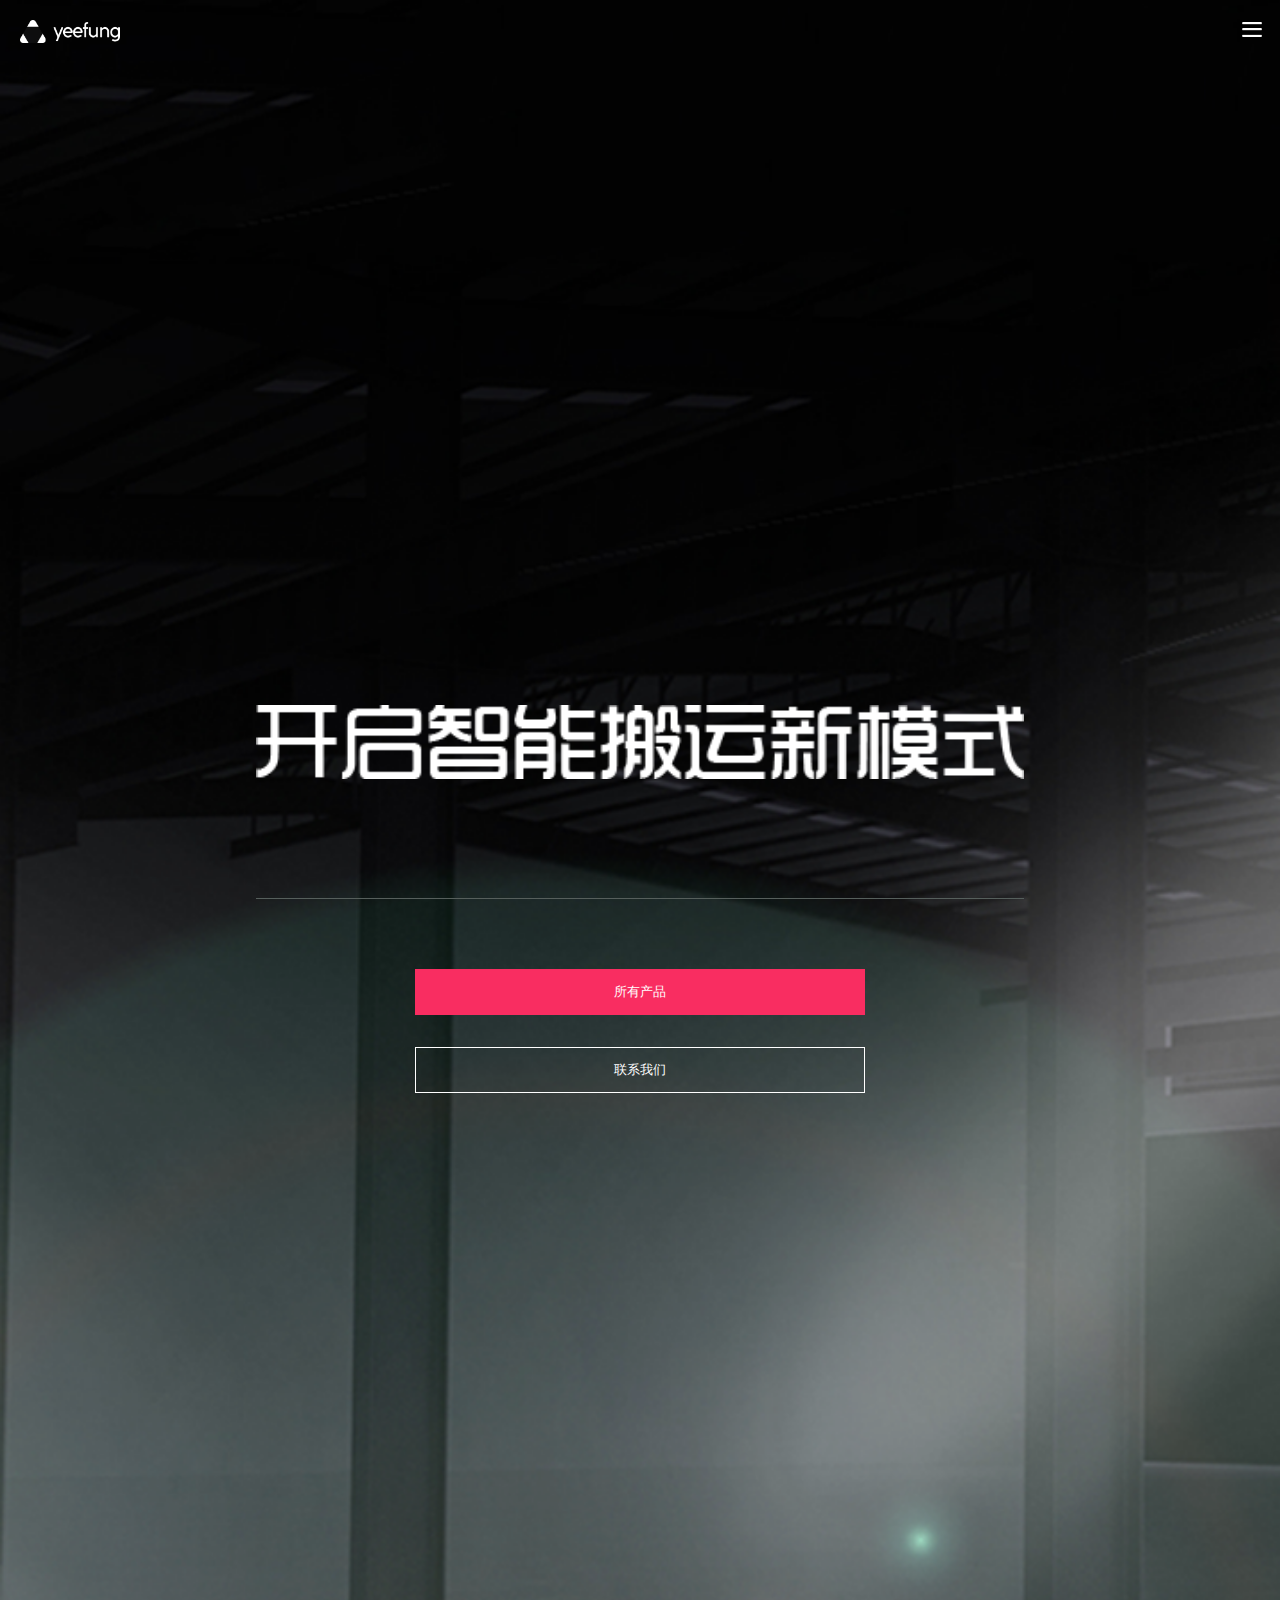
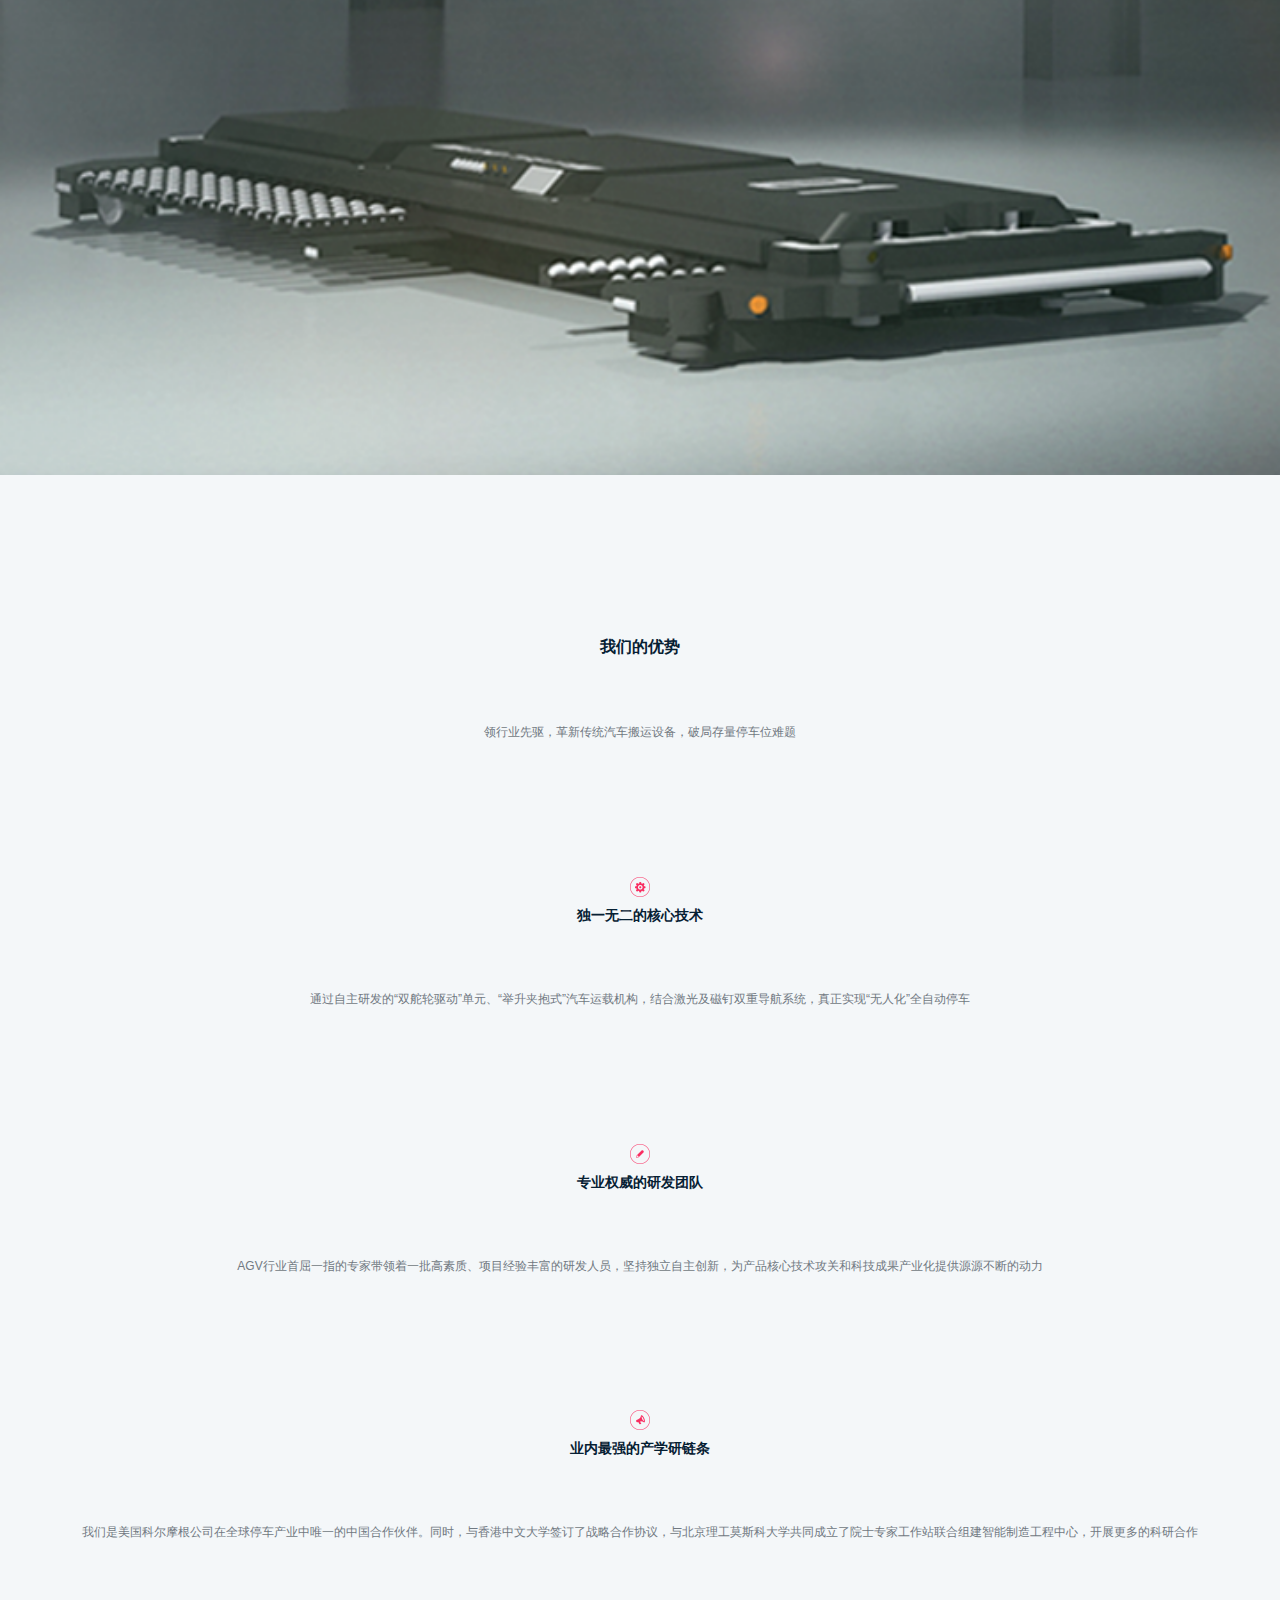
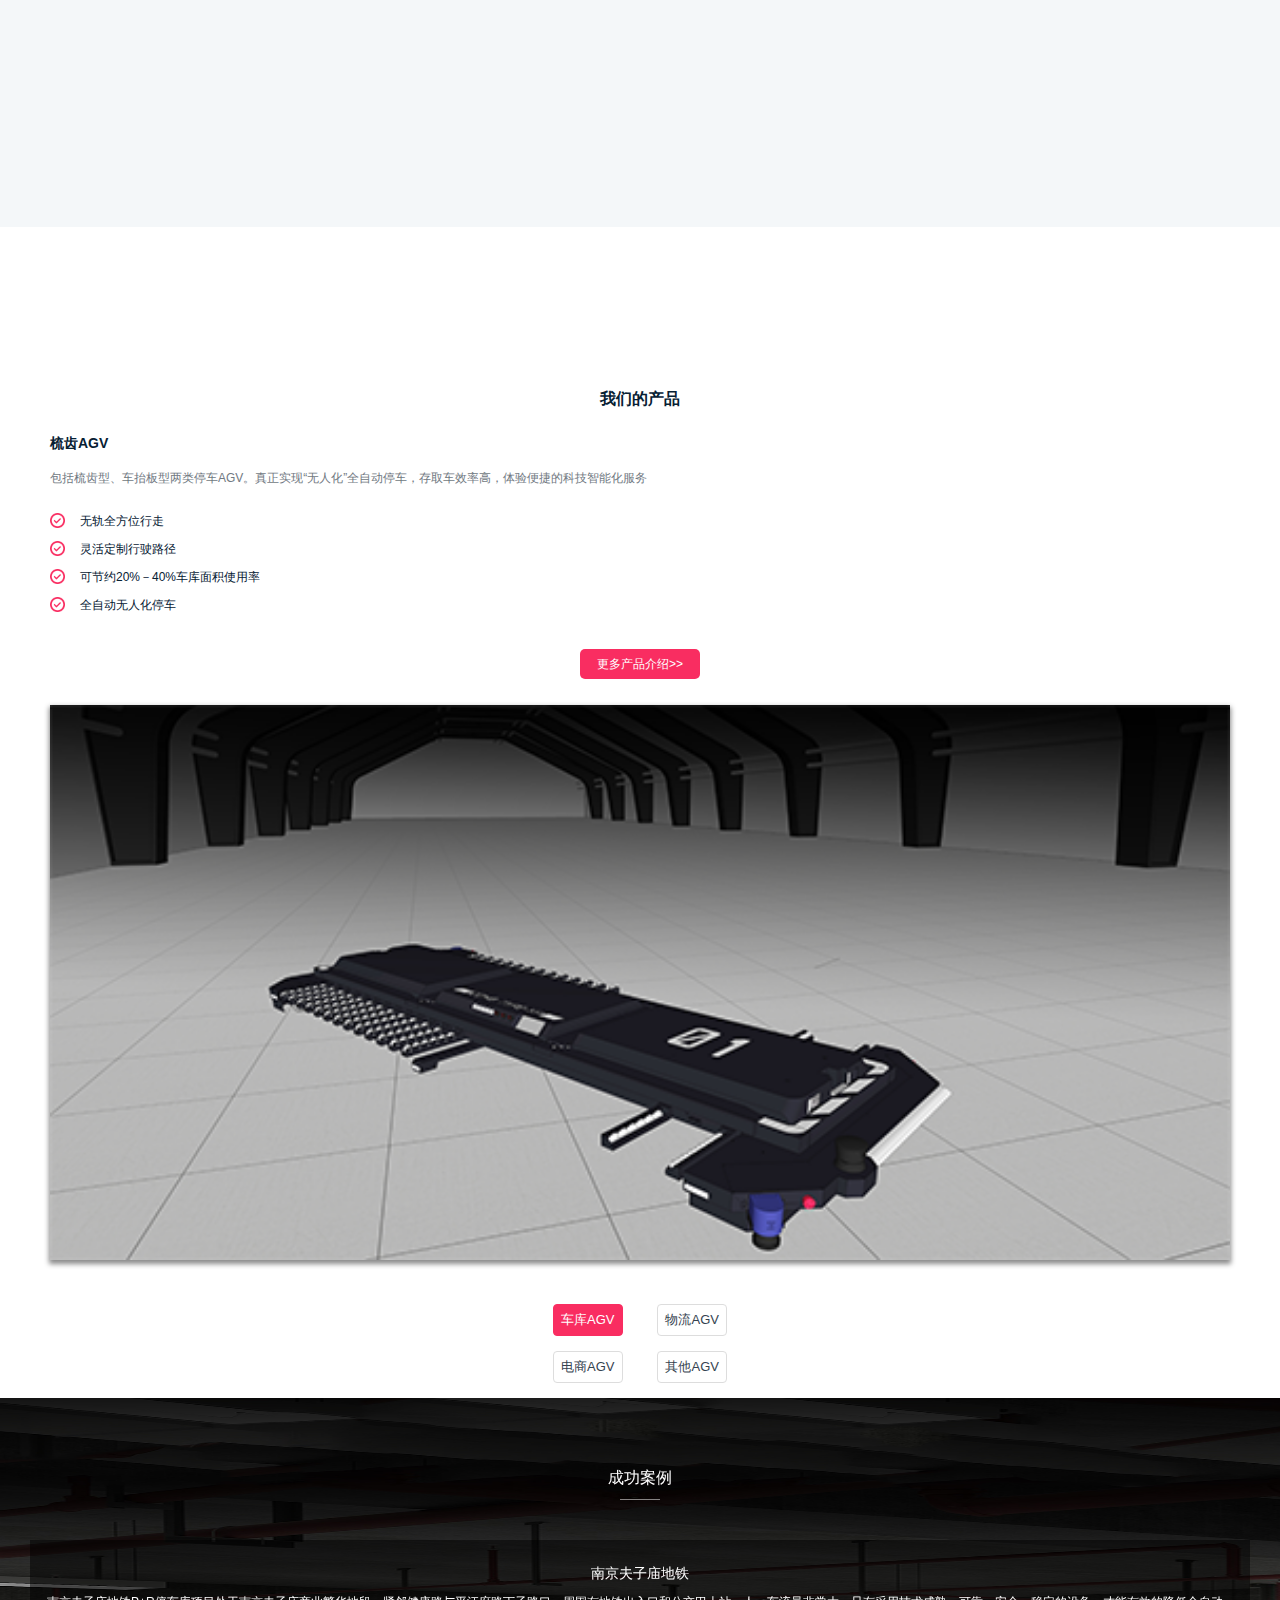
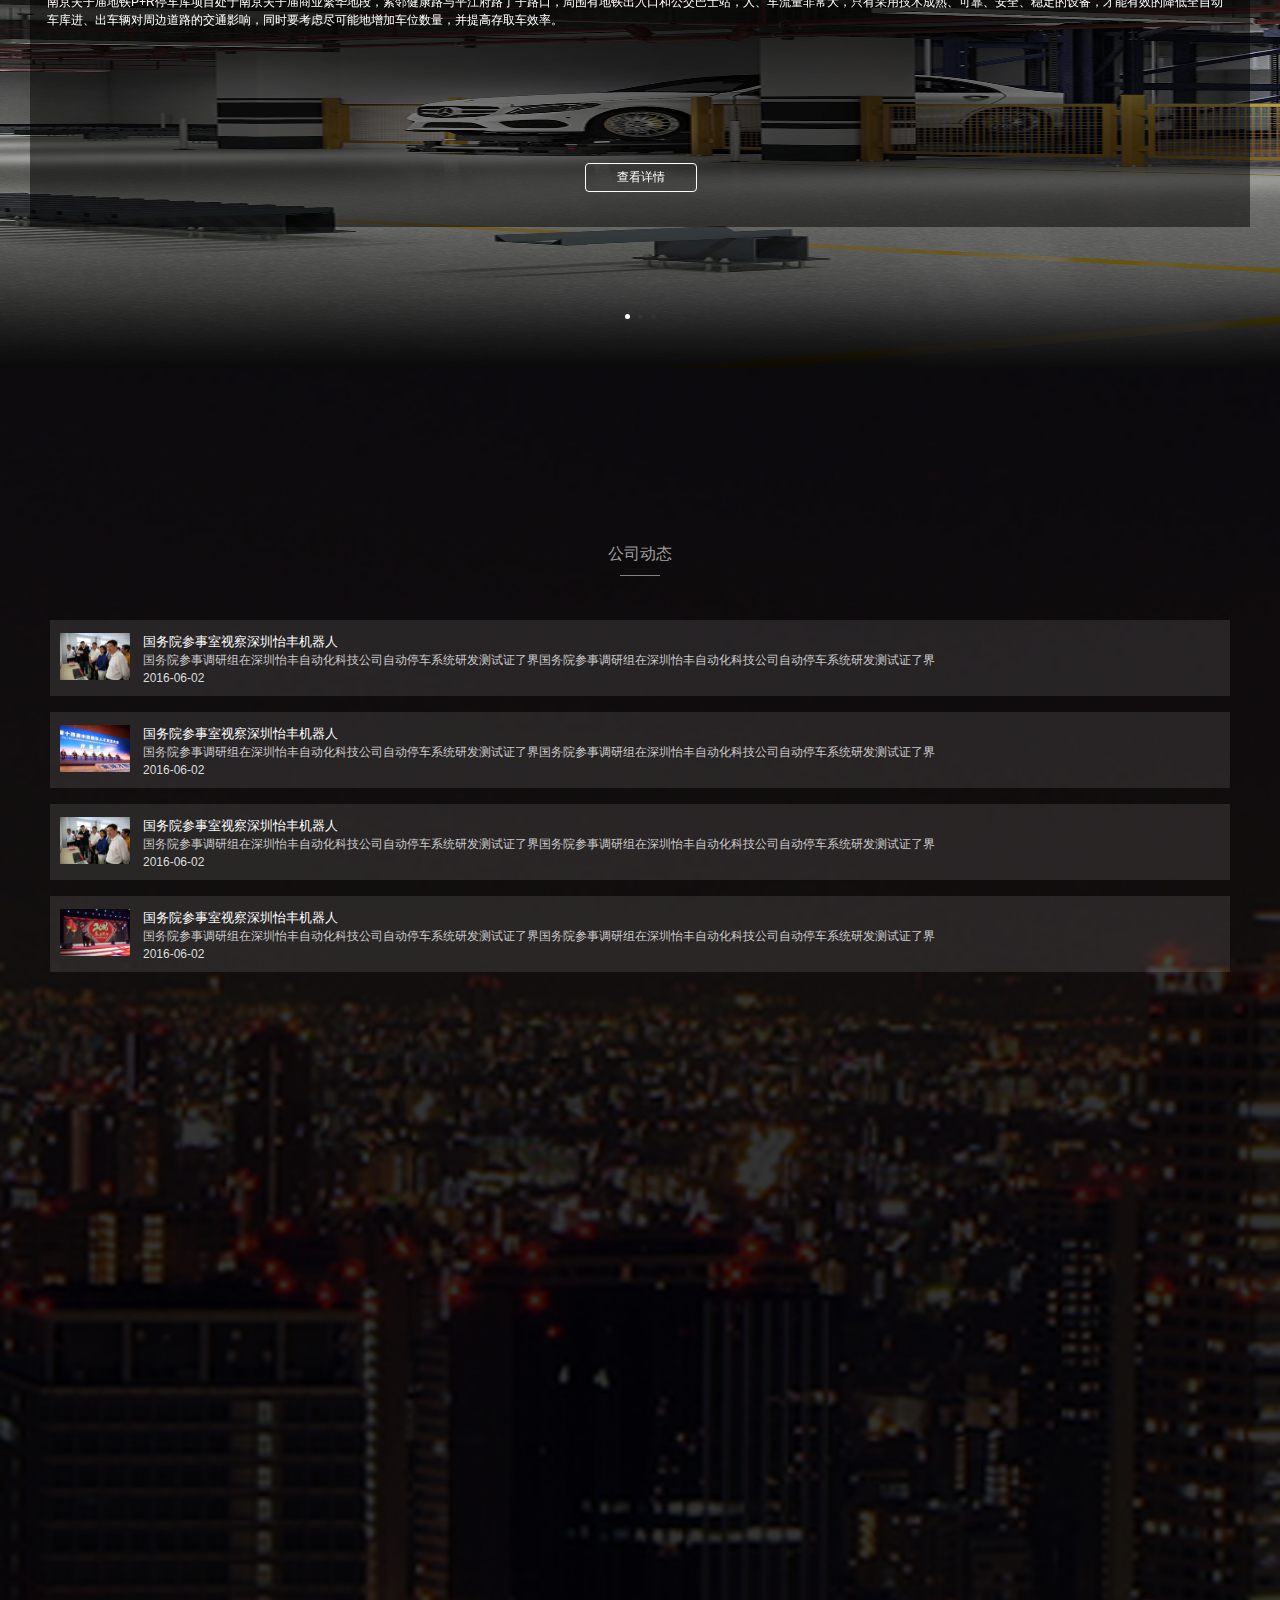
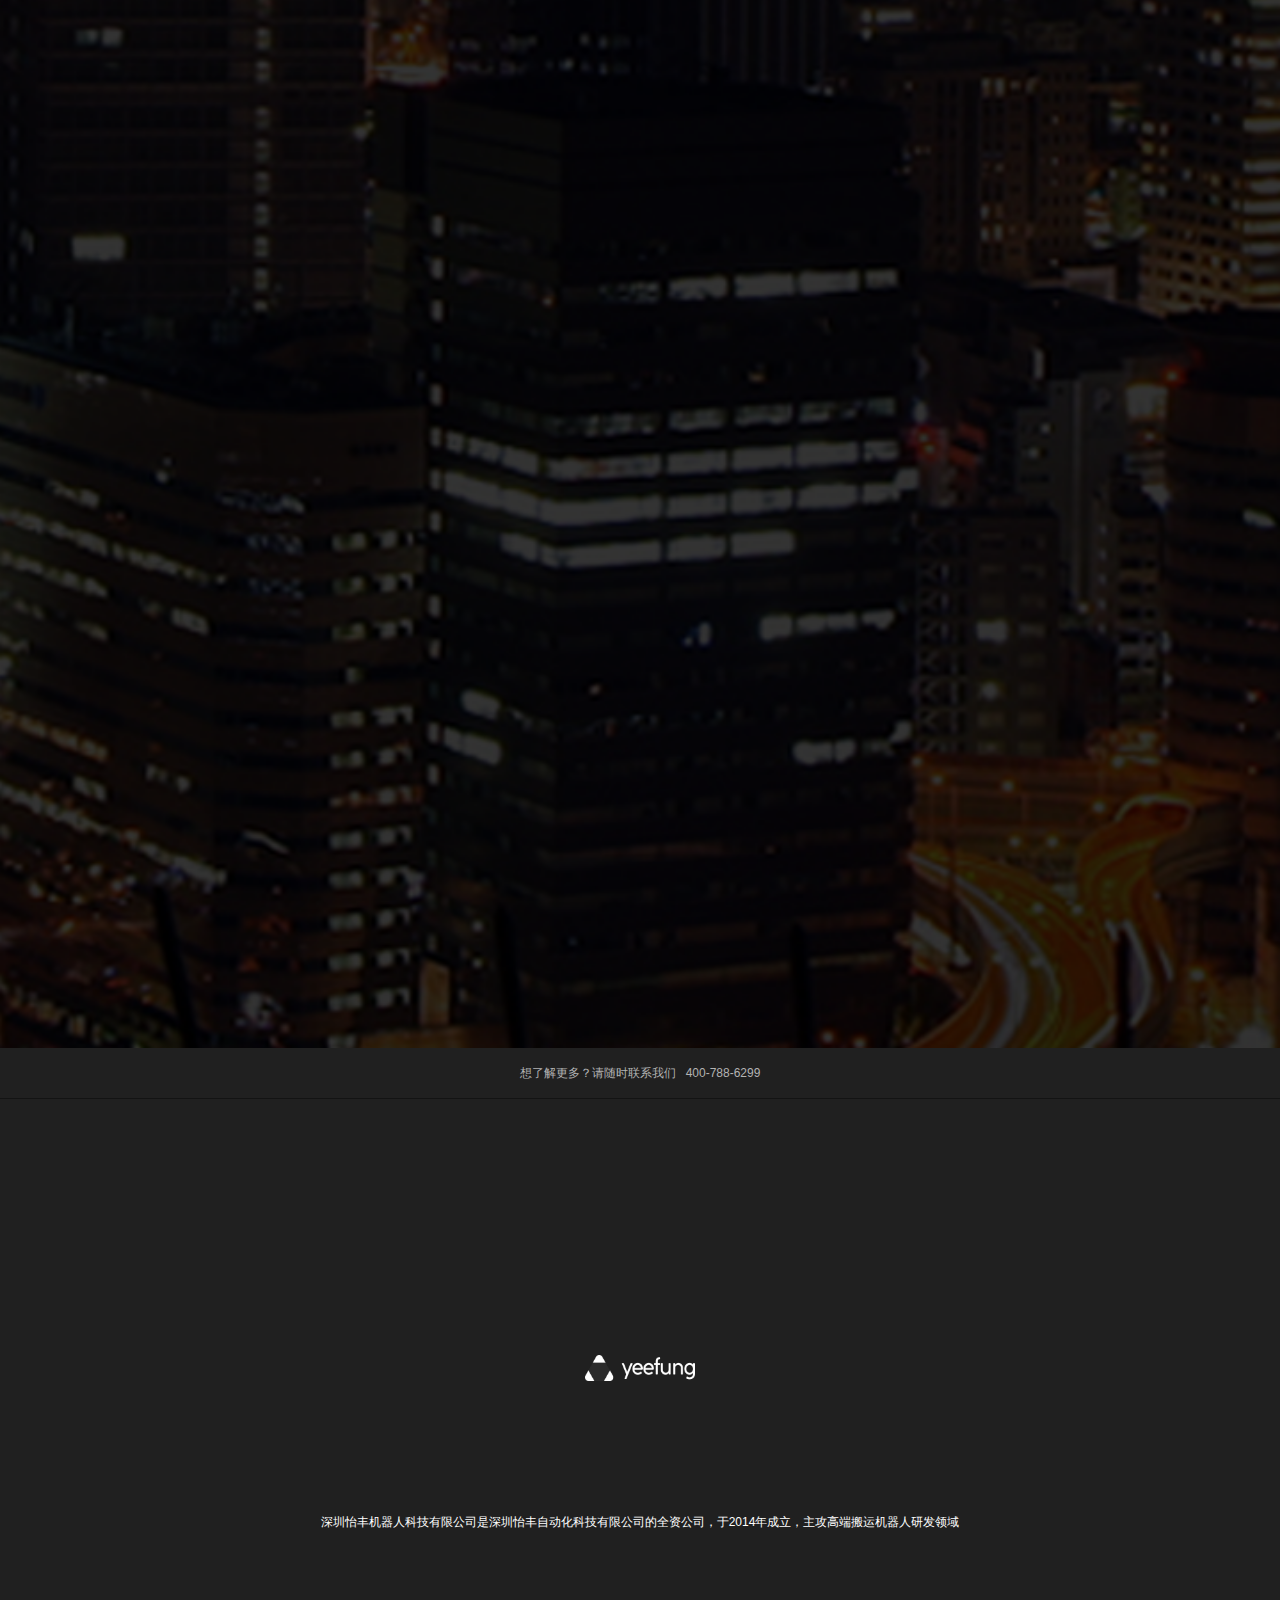
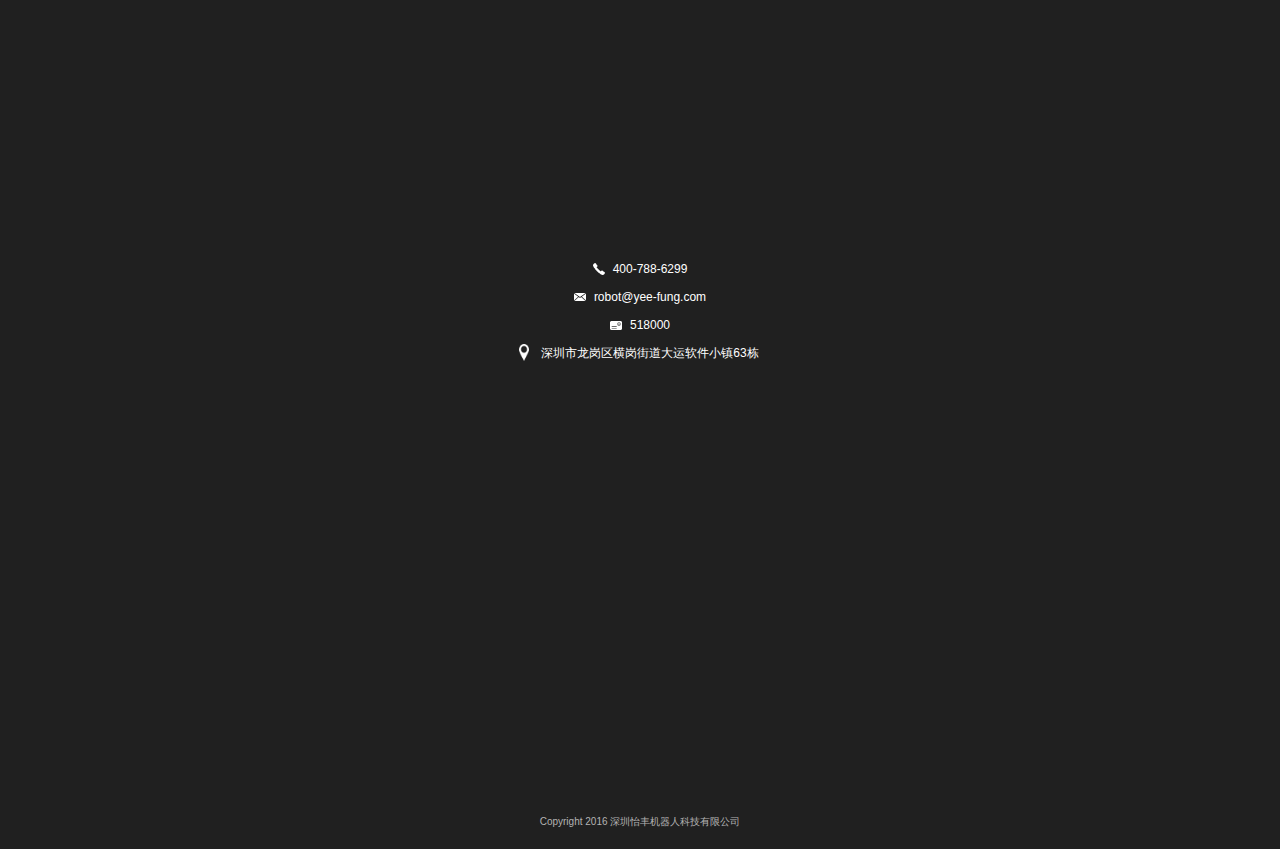
<file: index.html>
<!DOCTYPE html>
<html lang="en">
<head>
  <meta charset="UTF-8">
  <title>怡丰-主页</title>
  <meta name="viewport" content="width=device-width, user-scalable=no, initial-scale=1.0, maximum-scale=1.0, minimum-scale=1.0">
  <link rel="stylesheet" type="text/css" href="css/reset.css">
  <link rel="stylesheet" type="text/css" href="css/common.css">
  <link rel="stylesheet" type="text/css" href="./css/lib/swiper.min.css">
  <link rel="stylesheet" type="text/css" href="css/home.css">
</head>
<body>
  <!-- header -->
  <div class="header">
    <img class="banner-bg" src="./img/home/banner-bg.png">
    <div class="nav clearfix">
      <img class="logo" src="./img/home/logo.png">
      <a class="navbar-btn" href="javascript:void(0);"></a>
    </div>
    <div class="navbar">
      <a href="./index.html">怡丰首页</a>
      <a href="./productCenter.html">产品中心</a>
      <a href="./example.html">案例中心</a>
      <a href="./newsCenter.html">新闻中心</a>
      <a href="./download.html">下载中心</a>
      <a href="./about.html">关于我们</a>
      <a href="./employ.html">招贤纳士</a>
    </div>
    <div class="header-content">
      <img class="title" src="./img/home/title.png">
      <a class="btn-product" href="./productCenter.html">所有产品</a>
      <a class="btn-contact" href="contact.html">联系我们</a>
    </div>
  </div>
  <div class="container">
    <!-- 我们的优势 -->
    <div class="section-advant">
      <div class="advant-wrap center">
        <h4 class="advant-title">我们的优势</h4>
        <p>领行业先驱，革新传统汽车搬运设备，破局存量停车位难题</p>
        <h5 class="advant-tech">独一无二的核心技术</h5>
        <p>通过自主研发的“双舵轮驱动”单元、“举升夹抱式”汽车运载机构，结合激光及磁钉双重导航系统，真正实现“无人化”全自动停车</p>
        <h5 class="advant-team">专业权威的研发团队</h5>
        <p>AGV行业首屈一指的专家带领着一批高素质、项目经验丰富的研发人员，坚持独立自主创新，为产品核心技术攻关和科技成果产业化提供源源不断的动力</p>
        <h5 class="advant-study">业内最强的产学研链条</h5>
        <p>我们是美国科尔摩根公司在全球停车产业中唯一的中国合作伙伴。同时，与香港中文大学签订了战略合作协议，与北京理工莫斯科大学共同成立了院士专家工作站联合组建智能制造工程中心，开展更多的科研合作</p>
      </div>
    </div>
    <!-- 我们的产品 -->
    <div class="section-product center">
      <h4 class="advant-title">我们的产品</h4>
      <h5>梳齿AGV</h5>
      <p>包括梳齿型、车抬板型两类停车AGV。真正实现“无人化”全自动停车，存取车效率高，体验便捷的科技智能化服务</p>
      <ul class="product-list">
        <li>无轨全方位行走</li>
        <li>灵活定制行驶路径</li>
        <li>可节约20%－40%车库面积使用率</li>
        <li>全自动无人化停车</li>
      </ul>
      <a class="btn-intro" href="./productDetail.html">更多产品介绍>></a>
      <img class="home-img" src="./img/home/AGV.png">
      <div class="home-subnav">
        <a href="" class="active">车库AGV</a>
        <a href="">物流AGV</a>
        <a href="">电商AGV</a>
        <a href="">其他AGV</a>
      </div>
    </div>
    <div class="swiper-container home-slider">
      <div class="swiper-wrapper">
        <div class="swiper-slide swiper-item">
          <img src="./img/home/home-slider.png" alt="" />
          <div class="item-container">
            <h4 class="item-title">成功案例</h4>
            <div class="item-inner">
              <h5 class="inner-title">南京夫子庙地铁</h5>
              <p class="inner-text">南京夫子庙地铁P+R停车库项目处于南京夫子庙商业繁华地段，紧邻健康路与平江府路丁子路口，周围有地铁出入口和公交巴士站，人、车流量非常大，只有采用技术成熟、可靠、安全、稳定的设备，才能有效的降低全自动车库进、出车辆对周边道路的交通影响，同时要考虑尽可能地增加车位数量，并提高存取车效率。</p>
              <a href="./exampleDetail.html" class="btn-detail">查看详情</a>
            </div>
          </div>
        </div>
        <div class="swiper-slide swiper-item">
          <img src="./img/home/home-slider.png" alt="" />
          <div class="item-container">
            <h4 class="item-title">成功案例</h4>
            <div class="item-inner">
              <h5 class="inner-title">南京夫子庙地铁</h5>
              <p class="inner-text">南京夫子庙地铁P+R停车库项目处于南京夫子庙商业繁华地段，紧邻健康路与平江府路丁子路口，周围有地铁出入口和公交巴士站，人、车流量非常大，只有采用技术成熟、可靠、安全、稳定的设备，才能有效的降低全自动车库进、出车辆对周边道路的交通影响，同时要考虑尽可能地增加车位数量，并提高存取车效率。</p>
              <a href="./exampleDetail.html" class="btn-detail">查看详情</a>
            </div>
          </div>
        </div>
        <div class="swiper-slide swiper-item">
          <img src="./img/home/home-slider.png" alt="" />
          <div class="item-container">
            <h4 class="item-title">成功案例</h4>
            <div class="item-inner">
              <h5 class="inner-title">南京夫子庙地铁</h5>
              <p class="inner-text">南京夫子庙地铁P+R停车库项目处于南京夫子庙商业繁华地段，紧邻健康路与平江府路丁子路口，周围有地铁出入口和公交巴士站，人、车流量非常大，只有采用技术成熟、可靠、安全、稳定的设备，才能有效的降低全自动车库进、出车辆对周边道路的交通影响，同时要考虑尽可能地增加车位数量，并提高存取车效率。</p>
              <a href="./exampleDetail.html" class="btn-detail">查看详情</a>
            </div>
          </div>
        </div>
      </div>
      <div class="swiper-pagination"> 
      </div>
    </div>
    <!-- 公司动态 -->
    <div class="section-news">
      <img src="img/home/news-bg.png">
      <div class="news-wrap">
        <h4 class="advant-title item-title">公司动态</h4>
        <ul class="news-list center">
          <li>
            <a href="">
              <img class="news-img" src="./img/home/item1.png" alt="">
              <div class="news-content">
                <h6 class="news-title">国务院参事室视察深圳怡丰机器人</h6>
                <p>国务院参事调研组在深圳怡丰自动化科技公司自动停车系统研发测试证了界国务院参事调研组在深圳怡丰自动化科技公司自动停车系统研发测试证了界</p>
                <span class="news-time">2016-06-02</span>
              </div>
            </a>
          </li>
          <li>
            <a href="">
              <img class="news-img" src="./img/home/item2.png" alt="">
              <div class="news-content">
                <h6 class="news-title">国务院参事室视察深圳怡丰机器人</h6>
                <p>国务院参事调研组在深圳怡丰自动化科技公司自动停车系统研发测试证了界国务院参事调研组在深圳怡丰自动化科技公司自动停车系统研发测试证了界</p>
                <span class="news-time">2016-06-02</span>
              </div>
            </a>
          </li>
          <li>
            <a href="">
              <img class="news-img" src="./img/home/item1.png" alt="">
              <div class="news-content">
                <h6 class="news-title">国务院参事室视察深圳怡丰机器人</h6>
                <p>国务院参事调研组在深圳怡丰自动化科技公司自动停车系统研发测试证了界国务院参事调研组在深圳怡丰自动化科技公司自动停车系统研发测试证了界</p>
                <span class="news-time">2016-06-02</span>
              </div>
            </a>
          </li>
          <li>
            <a href="">
              <img class="news-img" src="./img/home/item3.png" alt="">
              <div class="news-content">
                <h6 class="news-title">国务院参事室视察深圳怡丰机器人</h6>
                <p>国务院参事调研组在深圳怡丰自动化科技公司自动停车系统研发测试证了界国务院参事调研组在深圳怡丰自动化科技公司自动停车系统研发测试证了界</p>
                <span class="news-time">2016-06-02</span>
              </div>
            </a>
          </li>
        </ul>
        
      </div>
    </div>
    <!-- footer -->
    <div class="footer">
      <p class="know-more">想了解更多？请随时联系我们&nbsp;&nbsp;&nbsp;400-788-6299</p>
        <img class="footer-logo" src="./img/home/logo.png">
        <h1 class="center">深圳怡丰机器人科技有限公司是深圳怡丰自动化科技有限公司的全资公司，于2014年成立，主攻高端搬运机器人研发领域</h1>
        <div class="footer-content">
          <p class="phonecall">400-788-6299</p><br />
          <p class="email">robot@yee-fung.com</p><br />
          <p class="address-num">518000</p><br />
          <p class="address">深圳市龙岗区横岗街道大运软件小镇63栋</p>
        </div>
        <div class="copy-right">
          Copyright 2016 深圳怡丰机器人科技有限公司
        </div>
    </div>

  <script type="text/javascript" src="js/jquery-1.10.2.min.js"></script>
  <script type="text/javascript" src="./js/swiper3.1.0.jquery.min.js"></script>
  <script type="text/javascript">
    $('.navbar-btn').on('click', function () {
      $('.navbar').fadeToggle()
    })

     var mySwiper = new Swiper('.swiper-container',{
      loop: true,
      grabCursor: false,
      paginationClickable: false,
      effect : 'slide',
      speed: 300,
      pagination: '.swiper-pagination'
    });
  </script>
</body>
</html>
</file>
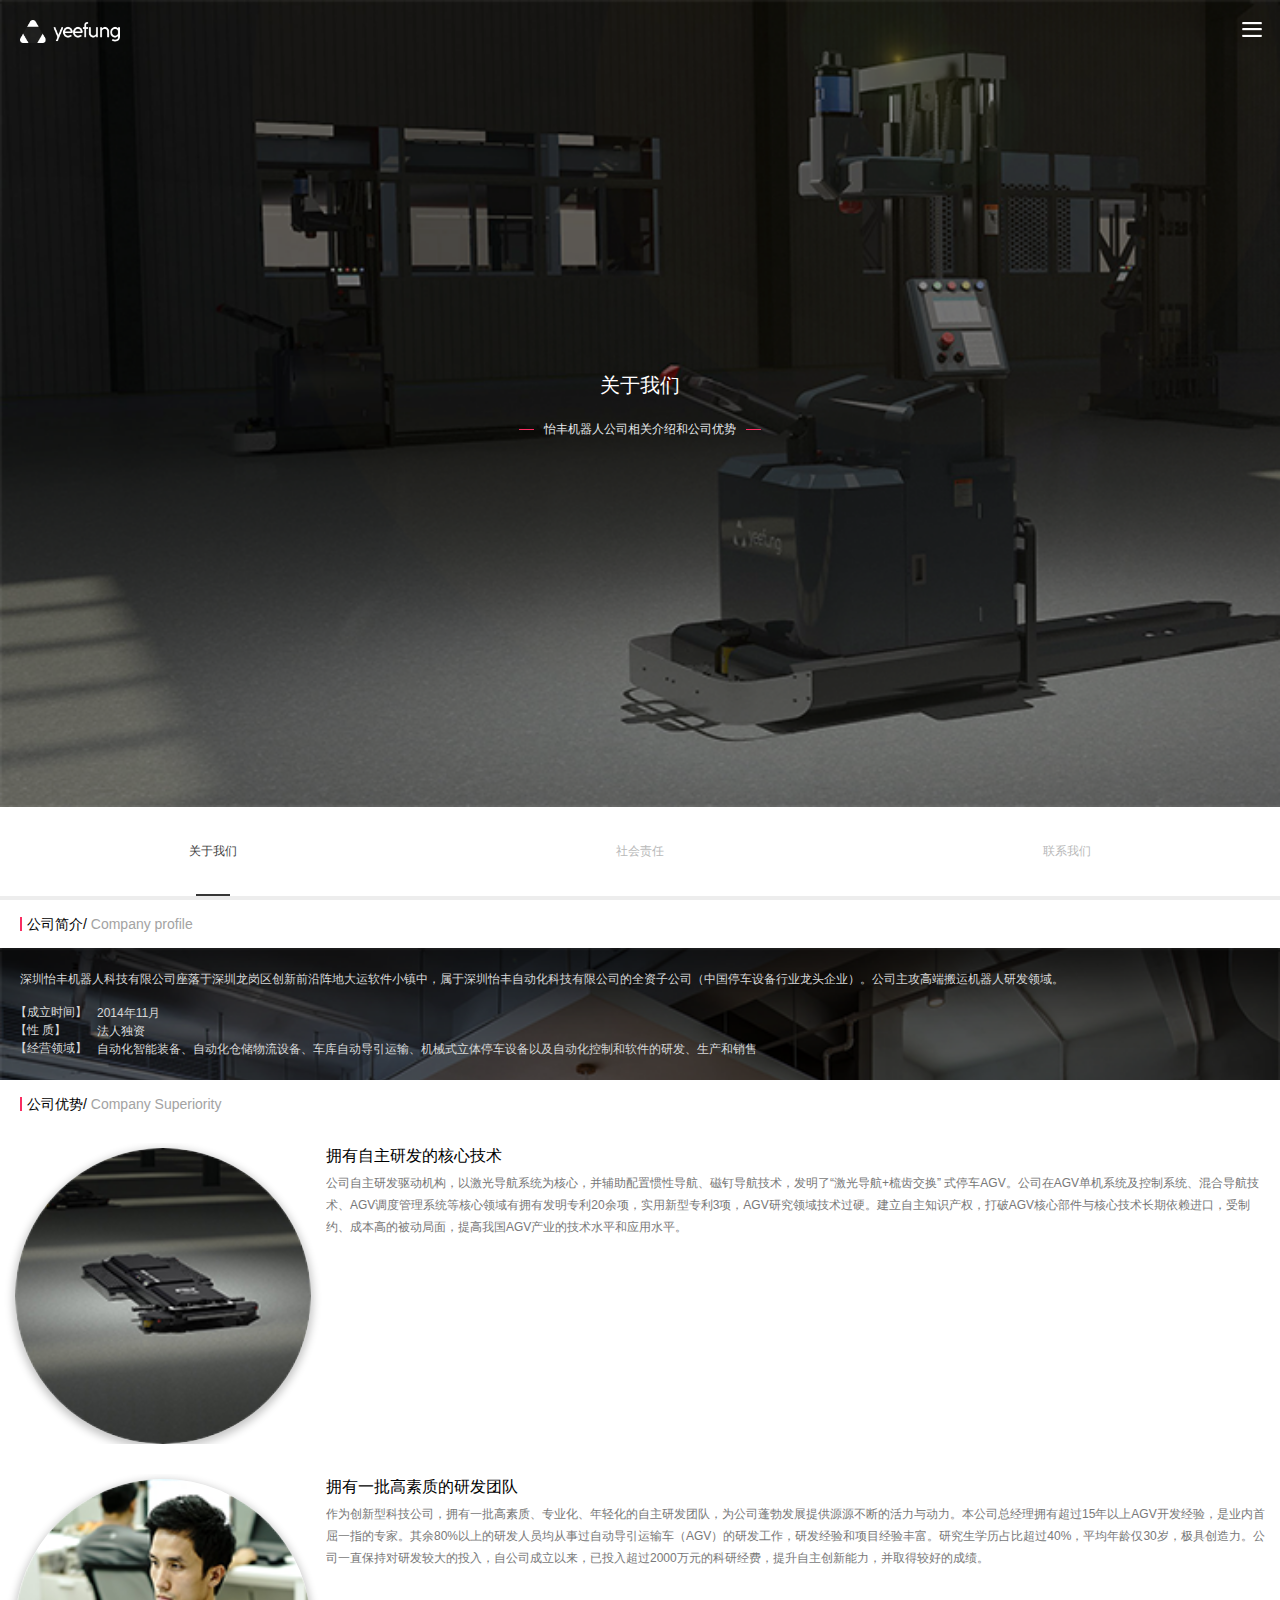
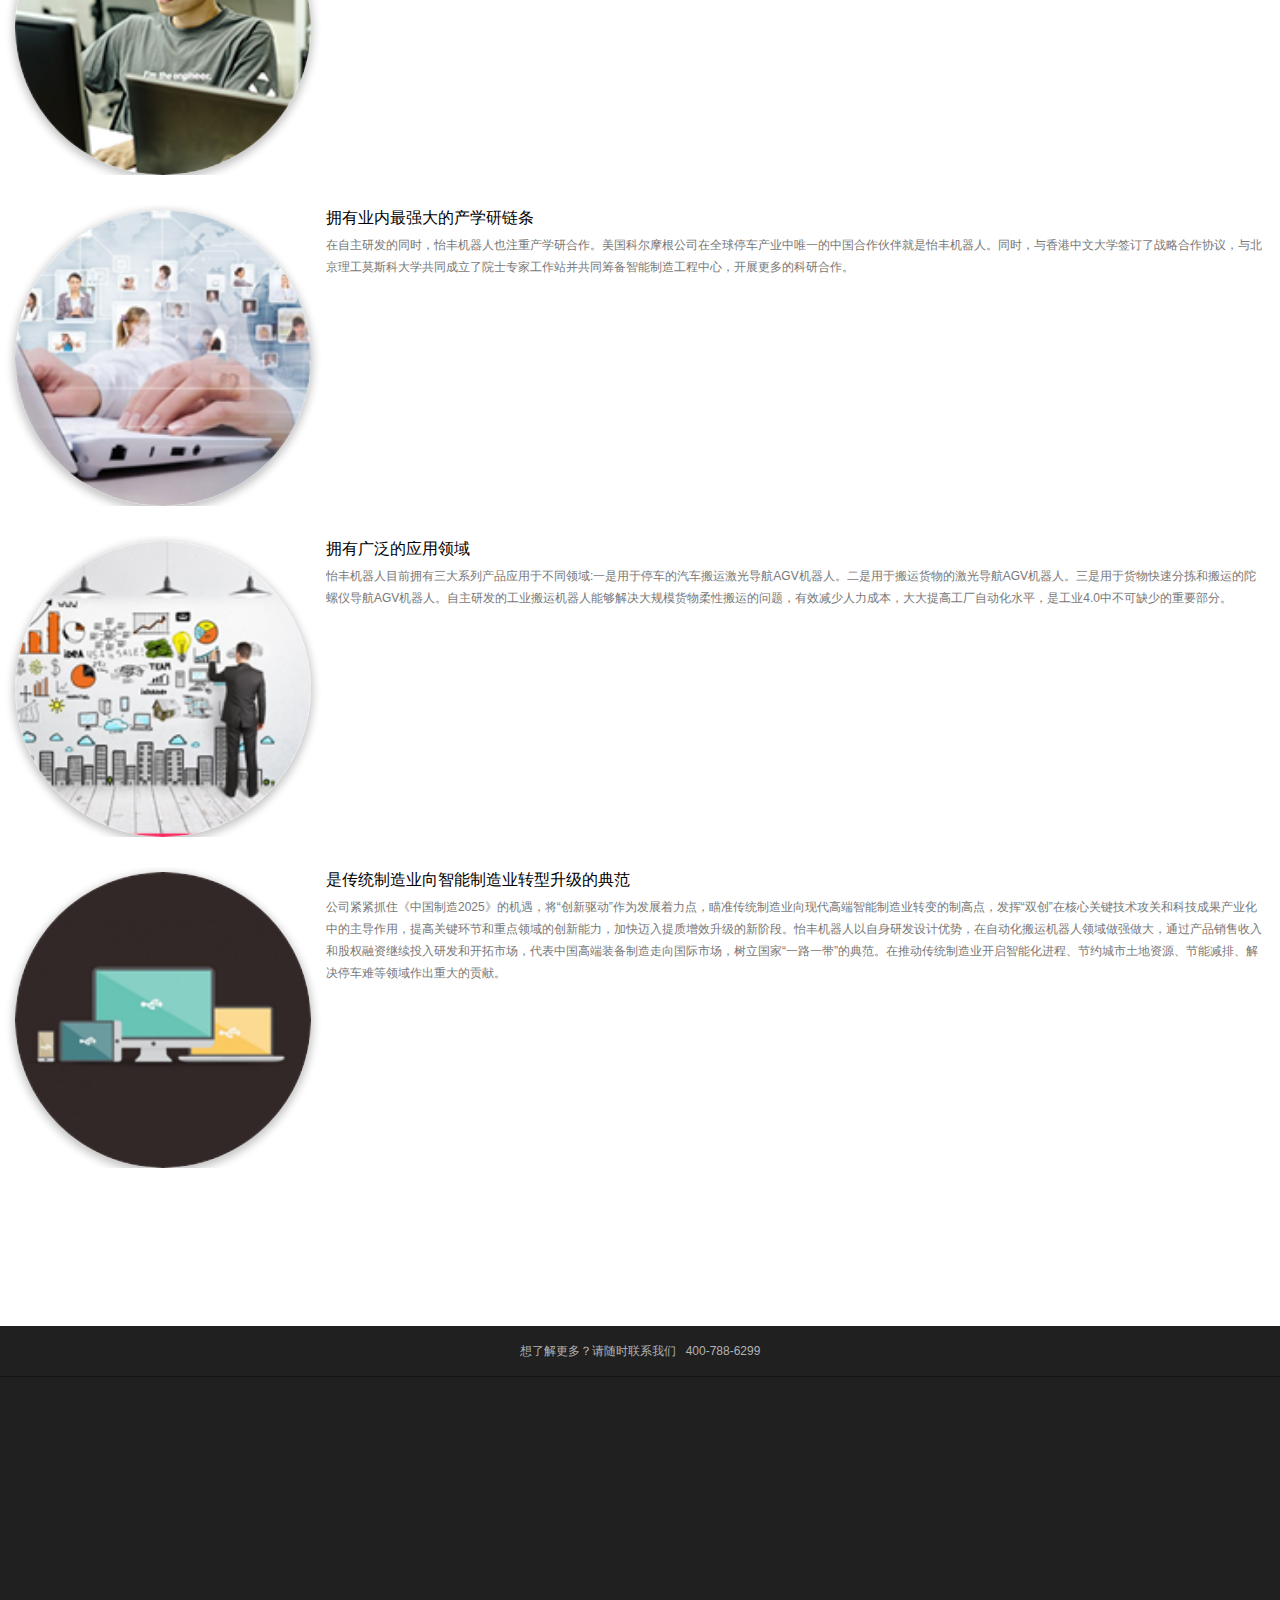
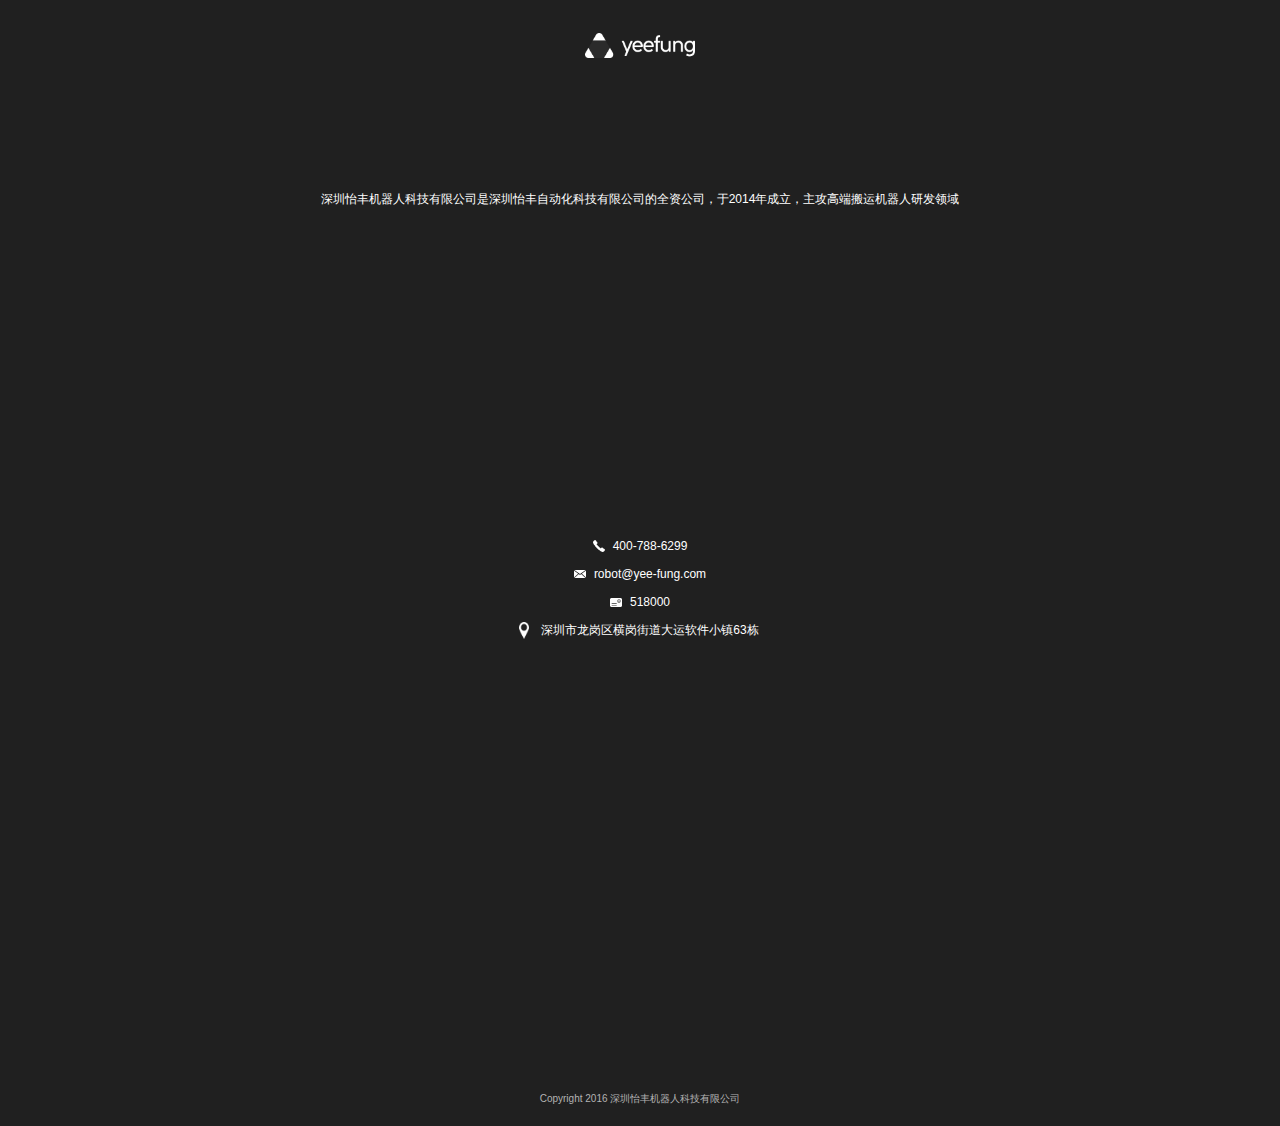
<file: about.html>
<!DOCTYPE html>
<html lang="en">
<head>
  <meta charset="UTF-8">
  <title>怡丰-关于我们</title>
  <meta name="viewport" content="width=device-width, user-scalable=no, initial-scale=1.0, maximum-scale=1.0, minimum-scale=1.0">
  <link rel="stylesheet" type="text/css" href="css/reset.css">
  <link rel="stylesheet" type="text/css" href="css/common.css">
  <link rel="stylesheet" type="text/css" href="css/about.css">
</head>
<body>
  <!-- header -->
  <div class="header">
    <img class="banner-bg" src="./img/contact/t4.png">
    <div class="nav clearfix">
      <img class="logo" src="./img/home/logo.png">
      <a class="navbar-btn" href="javascript:void(0);"></a>
    </div>
    <div class="navbar">
      <a href="./index.html">怡丰首页</a>
      <a href="./productCenter.html">产品中心</a>
      <a href="./example.html">案例中心</a>
      <a href="./newsCenter.html">新闻中心</a>
      <a href="./download.html">下载中心</a>
      <a href="./about.html">关于我们</a>
      <a href="./employ.html">招贤纳士</a>
    </div>
    <div class="header-common">
      <div class="header-main">
        <h1 class="header-info">关于我们</h1>
        <span class="header-intro">怡丰机器人公司相关介绍和公司优势</span>
      </div>
    </div>
  </div>
  <!-- main -->
  <div class="tab-container">
    <div class="tab-title">
      <a href="./about.html" class="active">关于我们</a>
      <a href="./socialDuty.html">社会责任</a>
      <a href="./contact.html">联系我们</a>
    </div>
    <div class="tab-content">
      <div class="company-profile">
        <p class="about-title">公司简介/ <span>Company profile</span></p>
        <div class="profile-wrap">
          <div class="profile">
            <p>深圳怡丰机器人科技有限公司座落于深圳龙岗区创新前沿阵地大运软件小镇中，属于深圳怡丰自动化科技有限公司的全资子公司（中国停车设备行业龙头企业）。公司主攻高端搬运机器人研发领域。</p>
            <div class="profile-item">
              <span>【成立时间】</span>
              <p>2014年11月</p>
            </div>
            <div class="profile-item">
              <span>【性  质】</span>
              <p>法人独资</p>
            </div>
            <div class="profile-item">
              <span>【经营领域】</span>
              <p>自动化智能装备、自动化仓储物流设备、车库自动导引运输、机械式立体停车设备以及自动化控制和软件的研发、生产和销售</p>
            </div>
          </div>
        </div>
      </div>
      <div class="company-super">
        <p class="about-title">公司优势/ <span>Company Superiority</span></p>
        <ul class="super-wrap">
          <li class="super-item">
            <img src="./img/about/1.png" alt="">
            <div>
              <h4 class="super-title">拥有自主研发的核心技术</h4>
              <p class="super-content">公司自主研发驱动机构，以激光导航系统为核心，并辅助配置惯性导航、磁钉导航技术，发明了“激光导航+梳齿交换” 式停车AGV。公司在AGV单机系统及控制系统、混合导航技术、AGV调度管理系统等核心领域有拥有发明专利20余项，实用新型专利3项，AGV研究领域技术过硬。建立自主知识产权，打破AGV核心部件与核心技术长期依赖进口，受制约、成本高的被动局面，提高我国AGV产业的技术水平和应用水平。</p>
            </div>
          </li>
          <li class="super-item">
            <img src="./img/about/2.png" alt="">
            <div>
              <h4 class="super-title">拥有一批高素质的研发团队</h4>
              <p class="super-content">作为创新型科技公司，拥有一批高素质、专业化、年轻化的自主研发团队，为公司蓬勃发展提供源源不断的活力与动力。本公司总经理拥有超过15年以上AGV开发经验，是业内首屈一指的专家。其余80%以上的研发人员均从事过自动导引运输车（AGV）的研发工作，研发经验和项目经验丰富。研究生学历占比超过40%，平均年龄仅30岁，极具创造力。公司一直保持对研发较大的投入，自公司成立以来，已投入超过2000万元的科研经费，提升自主创新能力，并取得较好的成绩。</p>
            </div>
          </li>
          <li class="super-item">
            <img src="./img/about/3.png" alt="">
            <div>
              <h4 class="super-title">拥有业内最强大的产学研链条</h4>
              <p class="super-content">在自主研发的同时，怡丰机器人也注重产学研合作。美国科尔摩根公司在全球停车产业中唯一的中国合作伙伴就是怡丰机器人。同时，与香港中文大学签订了战略合作协议，与北京理工莫斯科大学共同成立了院士专家工作站并共同筹备智能制造工程中心，开展更多的科研合作。</p>
            </div>
          </li>
          <li class="super-item">
            <img src="./img/about/4.png" alt="">
            <div>
              <h4 class="super-title">拥有广泛的应用领域</h4>
              <p class="super-content">怡丰机器人目前拥有三大系列产品应用于不同领域:一是用于停车的汽车搬运激光导航AGV机器人。二是用于搬运货物的激光导航AGV机器人。三是用于货物快速分拣和搬运的陀螺仪导航AGV机器人。自主研发的工业搬运机器人能够解决大规模货物柔性搬运的问题，有效减少人力成本，大大提高工厂自动化水平，是工业4.0中不可缺少的重要部分。</p>
            </div>
          </li>
          <li class="super-item">
            <img src="./img/about/5.png" alt="">
            <div>
              <h4 class="super-title">是传统制造业向智能制造业转型升级的典范</h4>
              <p class="super-content">公司紧紧抓住《中国制造2025》的机遇，将“创新驱动”作为发展着力点，瞄准传统制造业向现代高端智能制造业转变的制高点，发挥“双创”在核心关键技术攻关和科技成果产业化中的主导作用，提高关键环节和重点领域的创新能力，加快迈入提质增效升级的新阶段。怡丰机器人以自身研发设计优势，在自动化搬运机器人领域做强做大，通过产品销售收入和股权融资继续投入研发和开拓市场，代表中国高端装备制造走向国际市场，树立国家“一路一带”的典范。在推动传统制造业开启智能化进程、节约城市土地资源、节能减排、解决停车难等领域作出重大的贡献。</p>
            </div>
          </li>
        </ul>
      </div>
    </div>
  </div>
  <!-- footer -->
  <div class="footer">
    <p class="know-more">想了解更多？请随时联系我们&nbsp;&nbsp;&nbsp;400-788-6299</p>
      <img class="footer-logo" src="./img/home/logo.png">
      <h1 class="center">深圳怡丰机器人科技有限公司是深圳怡丰自动化科技有限公司的全资公司，于2014年成立，主攻高端搬运机器人研发领域</h1>
      <div class="footer-content">
        <p class="phonecall">400-788-6299</p><br />
        <p class="email">robot@yee-fung.com</p><br />
        <p class="address-num">518000</p><br />
        <p class="address">深圳市龙岗区横岗街道大运软件小镇63栋</p>
      </div>
      <div class="copy-right">
        Copyright 2016 深圳怡丰机器人科技有限公司
      </div>
  </div>

  <script type="text/javascript" src="js/jquery-1.10.2.min.js"></script>
  <script type="text/javascript">
    $('.navbar-btn').on('click', function (e) {
      $('.navbar').fadeToggle()
    })
  </script>
</body>
</html>
</file>
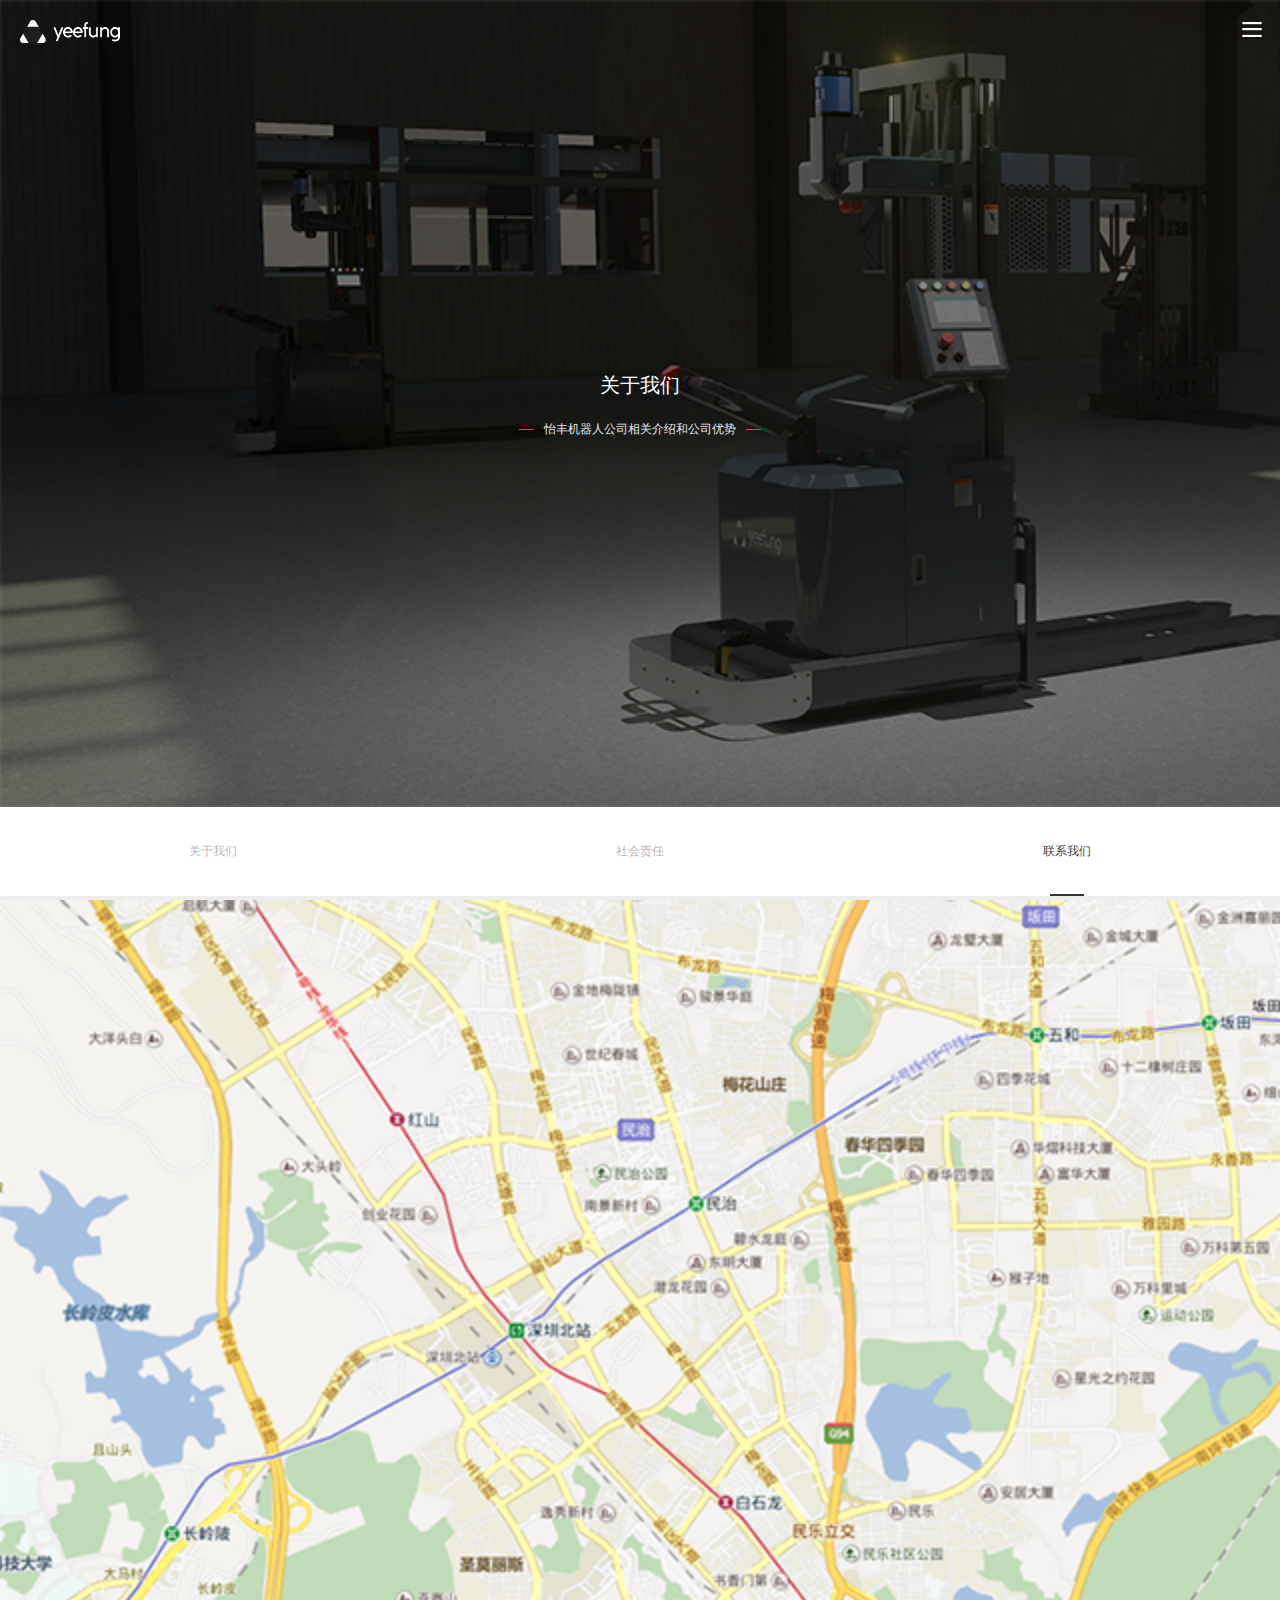
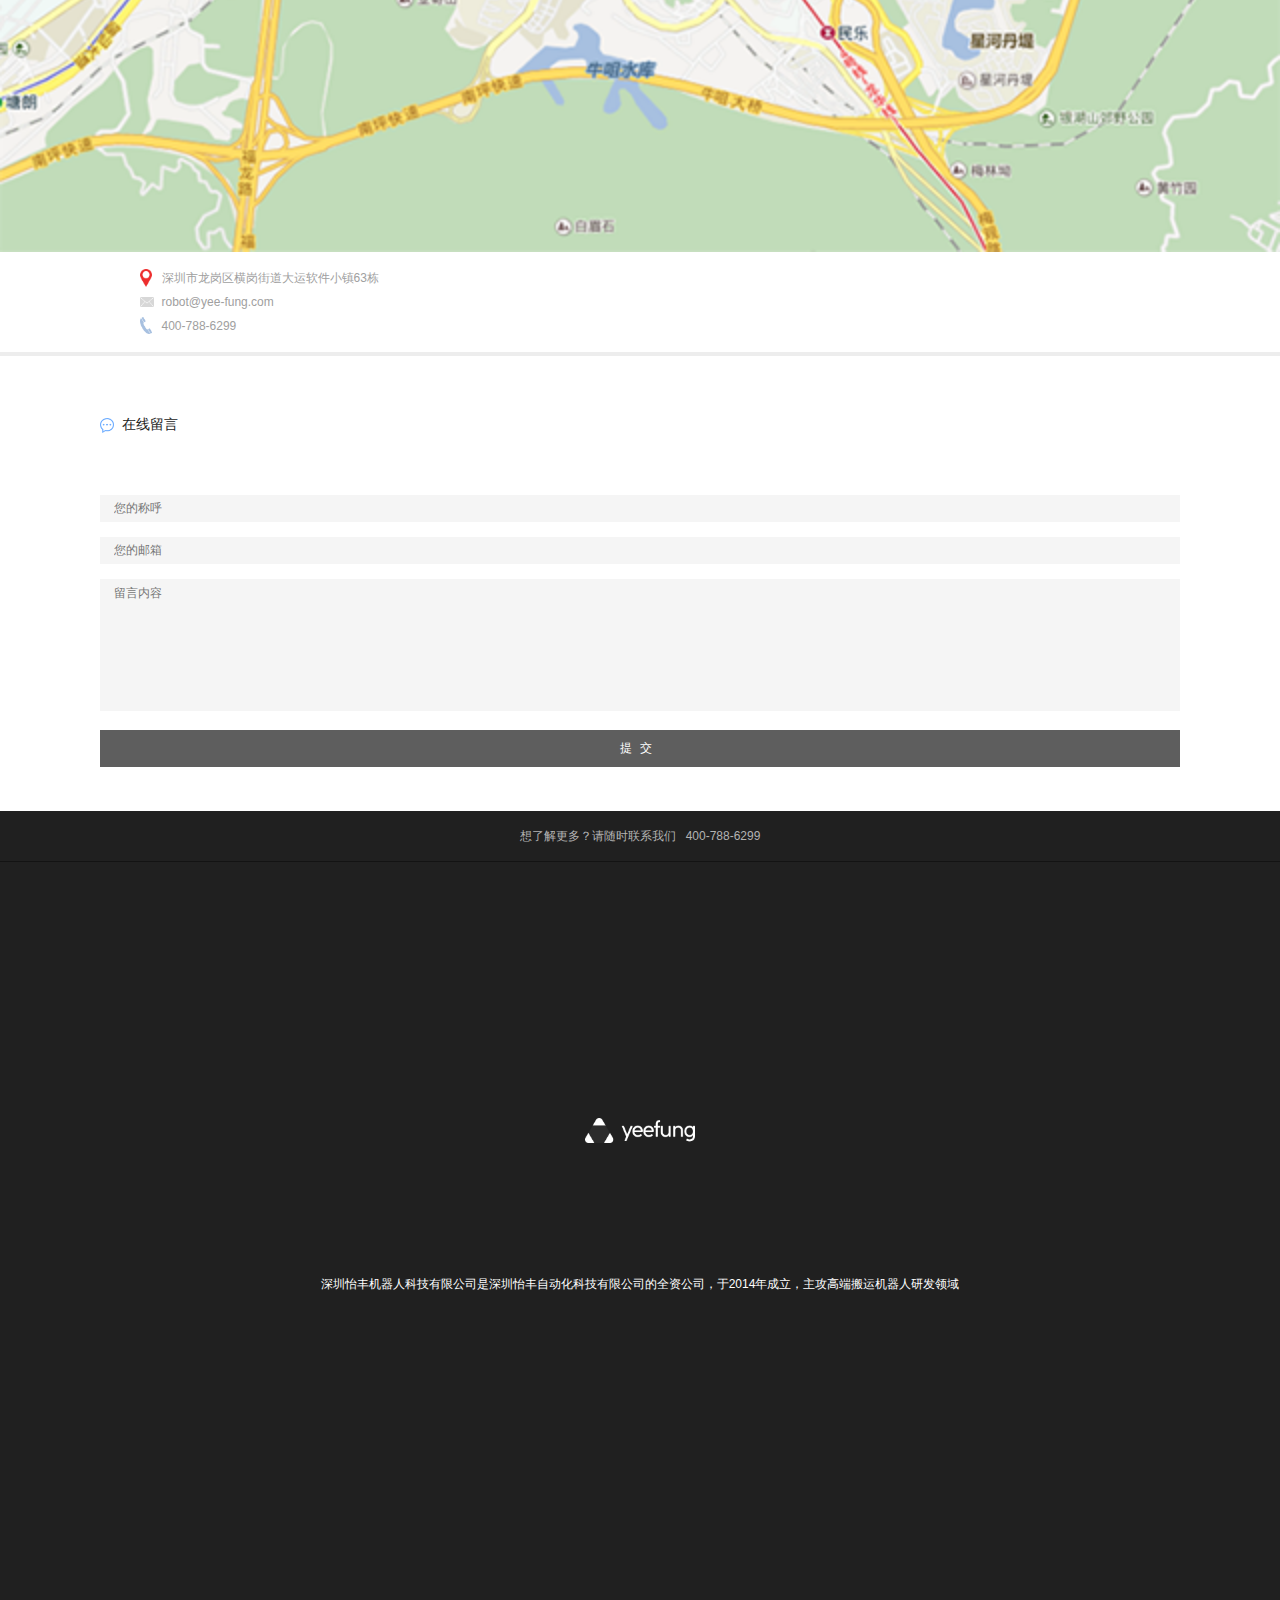
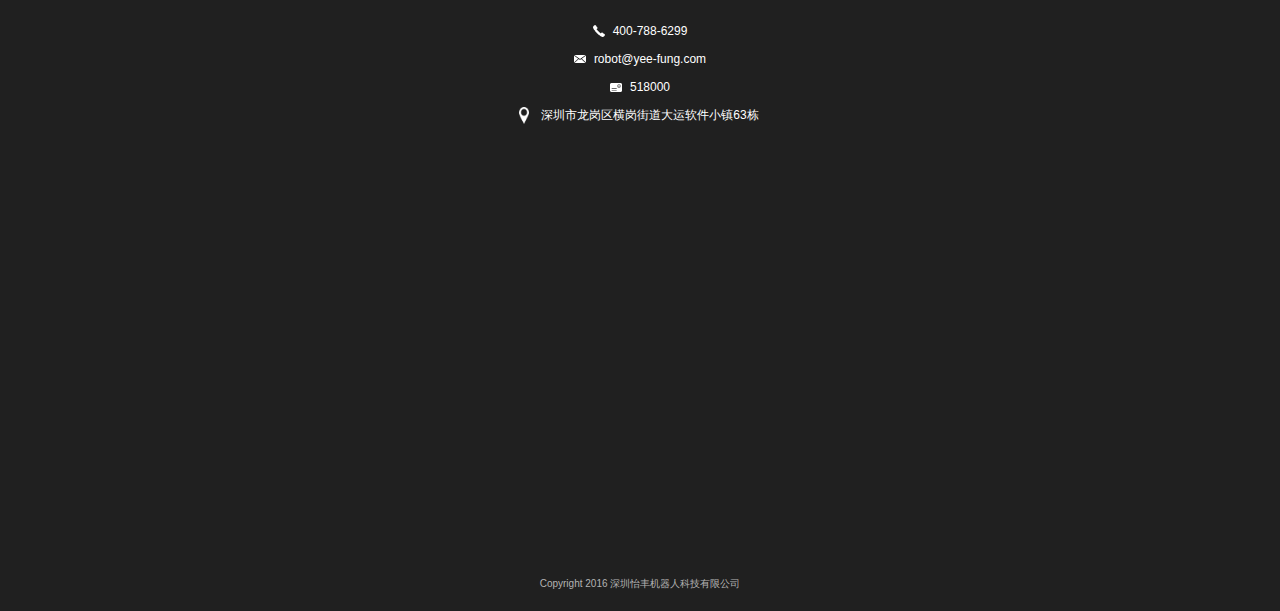
<file: contact.html>
<!DOCTYPE html>
<html lang="en">
<head>
  <meta charset="UTF-8">
  <title>怡丰-联系我们</title>
  <meta name="viewport" content="width=device-width, user-scalable=no, initial-scale=1.0, maximum-scale=1.0, minimum-scale=1.0">
  <link rel="stylesheet" type="text/css" href="css/reset.css">
  <link rel="stylesheet" type="text/css" href="css/common.css">
  <link rel="stylesheet" type="text/css" href="css/contact.css">
</head>
<body>
  <!-- header -->
  <div class="header">
    <img class="banner-bg" src="./img/contact/t4.png">
    <div class="nav clearfix">
      <img class="logo" src="./img/home/logo.png">
      <a class="navbar-btn" href="javascript:void(0);"></a>
    </div>
    <div class="navbar">
      <a href="./index.html">怡丰首页</a>
      <a href="./productCenter.html">产品中心</a>
      <a href="./example.html">案例中心</a>
      <a href="./newsCenter.html">新闻中心</a>
      <a href="./download.html">下载中心</a>
      <a href="./about.html">关于我们</a>
      <a href="./employ.html">招贤纳士</a>
    </div>
    <div class="header-common">
      <div class="header-main">
        <h1 class="header-info">关于我们</h1>
        <span class="header-intro">怡丰机器人公司相关介绍和公司优势</span>
      </div>
    </div>
  </div>
  <!-- main -->
  <div class="tab-container">
    <div class="tab-title">
      <a href="./about.html">关于我们</a>
      <a href="./socialDuty.html">社会责任</a>
      <a href="./contact.html" class="active">联系我们</a>
    </div>
    <div class="tab-content">
      <img class="addr-map" src="./img/contact/map.png">
      <div class="contact-info">
        <p>深圳市龙岗区横岗街道大运软件小镇63栋</p>
        <p>robot@yee-fung.com</p>
        <p>400-788-6299</p>
      </div>
      <div class="contact-form">
        <div>在线留言</div>
        <form action="" method="">
          <input class="contact-input" type="text" placeholder="您的称呼">
          <input class="contact-input" type="text" placeholder="您的邮箱">
          <textarea class="contact-input" placeholder="留言内容" rows="8"></textarea>
          <input class="submit-btn" type="button" value="提交">
        </form>
      </div>
    </div>
  </div>
  <!-- footer -->
  <div class="footer">
    <p class="know-more">想了解更多？请随时联系我们&nbsp;&nbsp;&nbsp;400-788-6299</p>
      <img class="footer-logo" src="./img/home/logo.png">
      <h1 class="center">深圳怡丰机器人科技有限公司是深圳怡丰自动化科技有限公司的全资公司，于2014年成立，主攻高端搬运机器人研发领域</h1>
      <div class="footer-content">
        <p class="phonecall">400-788-6299</p><br />
        <p class="email">robot@yee-fung.com</p><br />
        <p class="address-num">518000</p><br />
        <p class="address">深圳市龙岗区横岗街道大运软件小镇63栋</p>
      </div>
      <div class="copy-right">
        Copyright 2016 深圳怡丰机器人科技有限公司
      </div>
  </div>

  <script type="text/javascript" src="js/jquery-1.10.2.min.js"></script>
  <script type="text/javascript">
    $('.navbar-btn').on('click', function (e) {
      $('.navbar').fadeToggle()
    })
  </script>
</body>
</html>
</file>
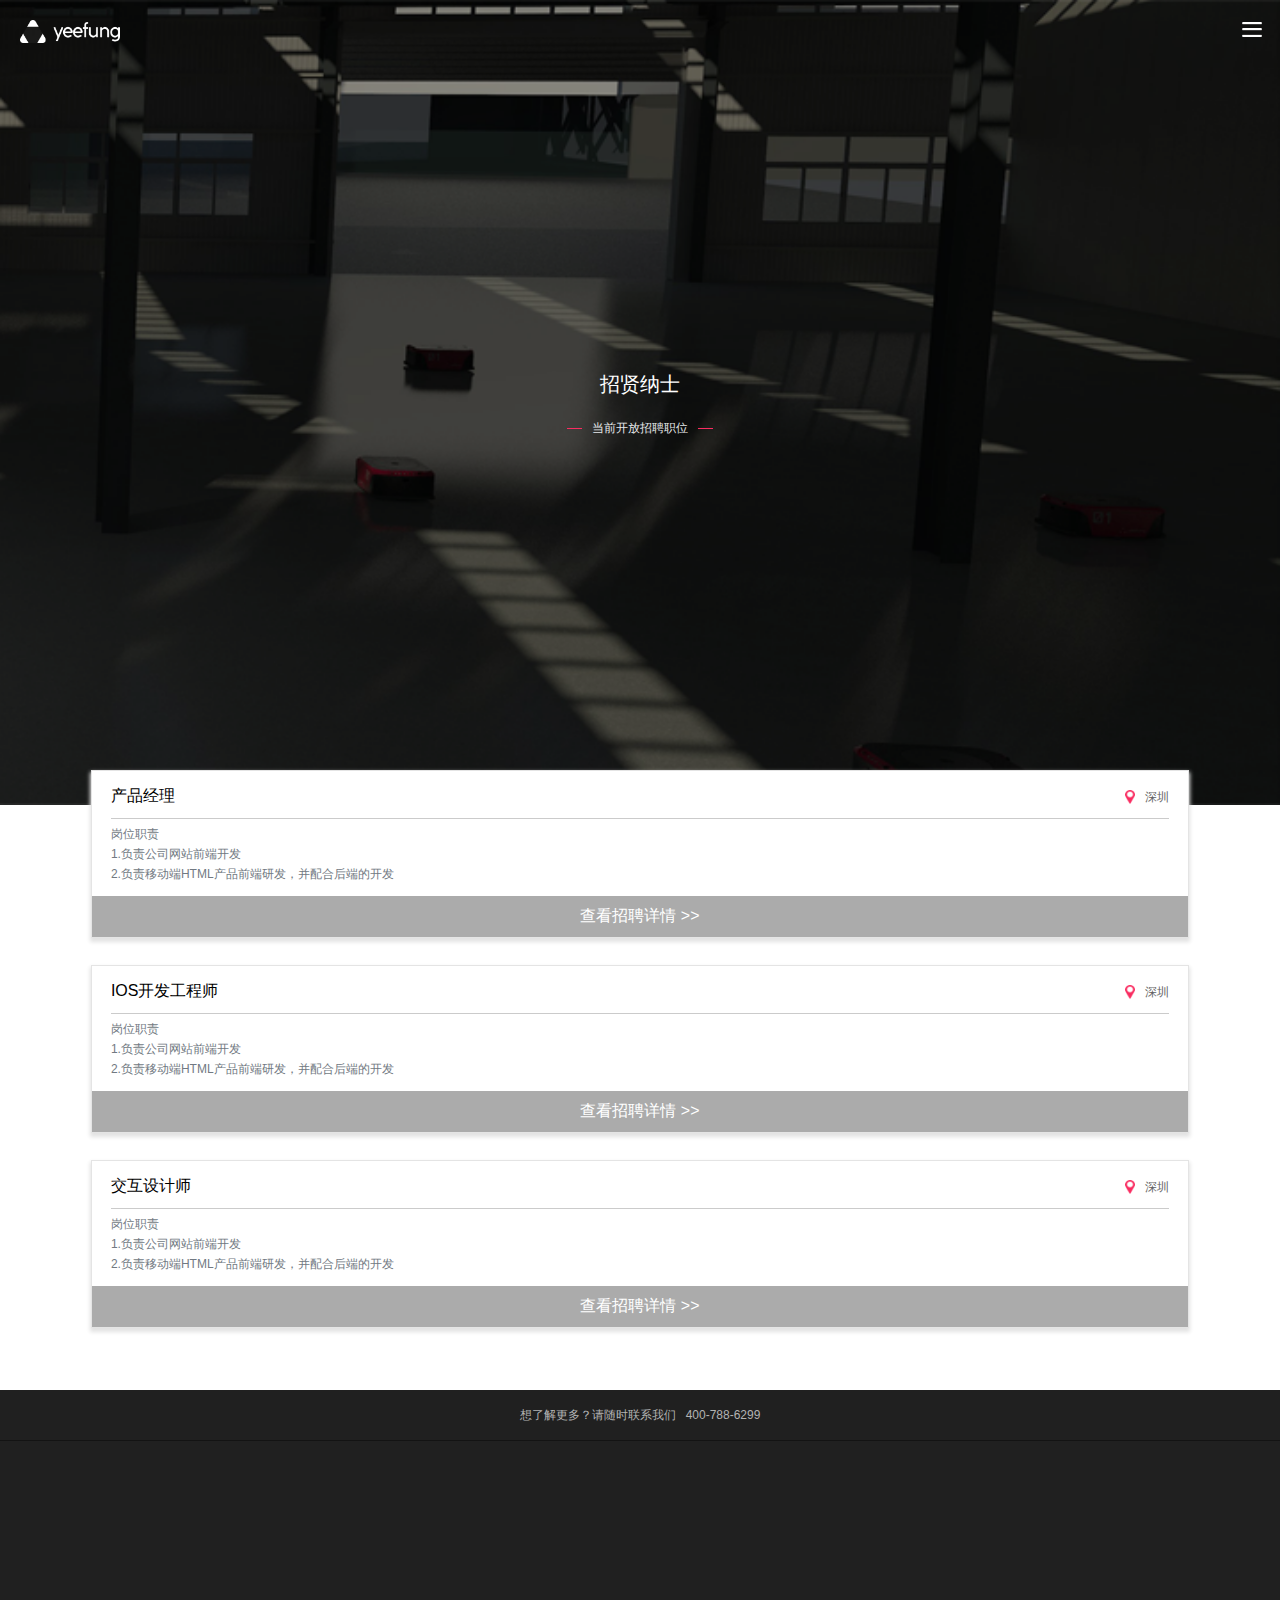
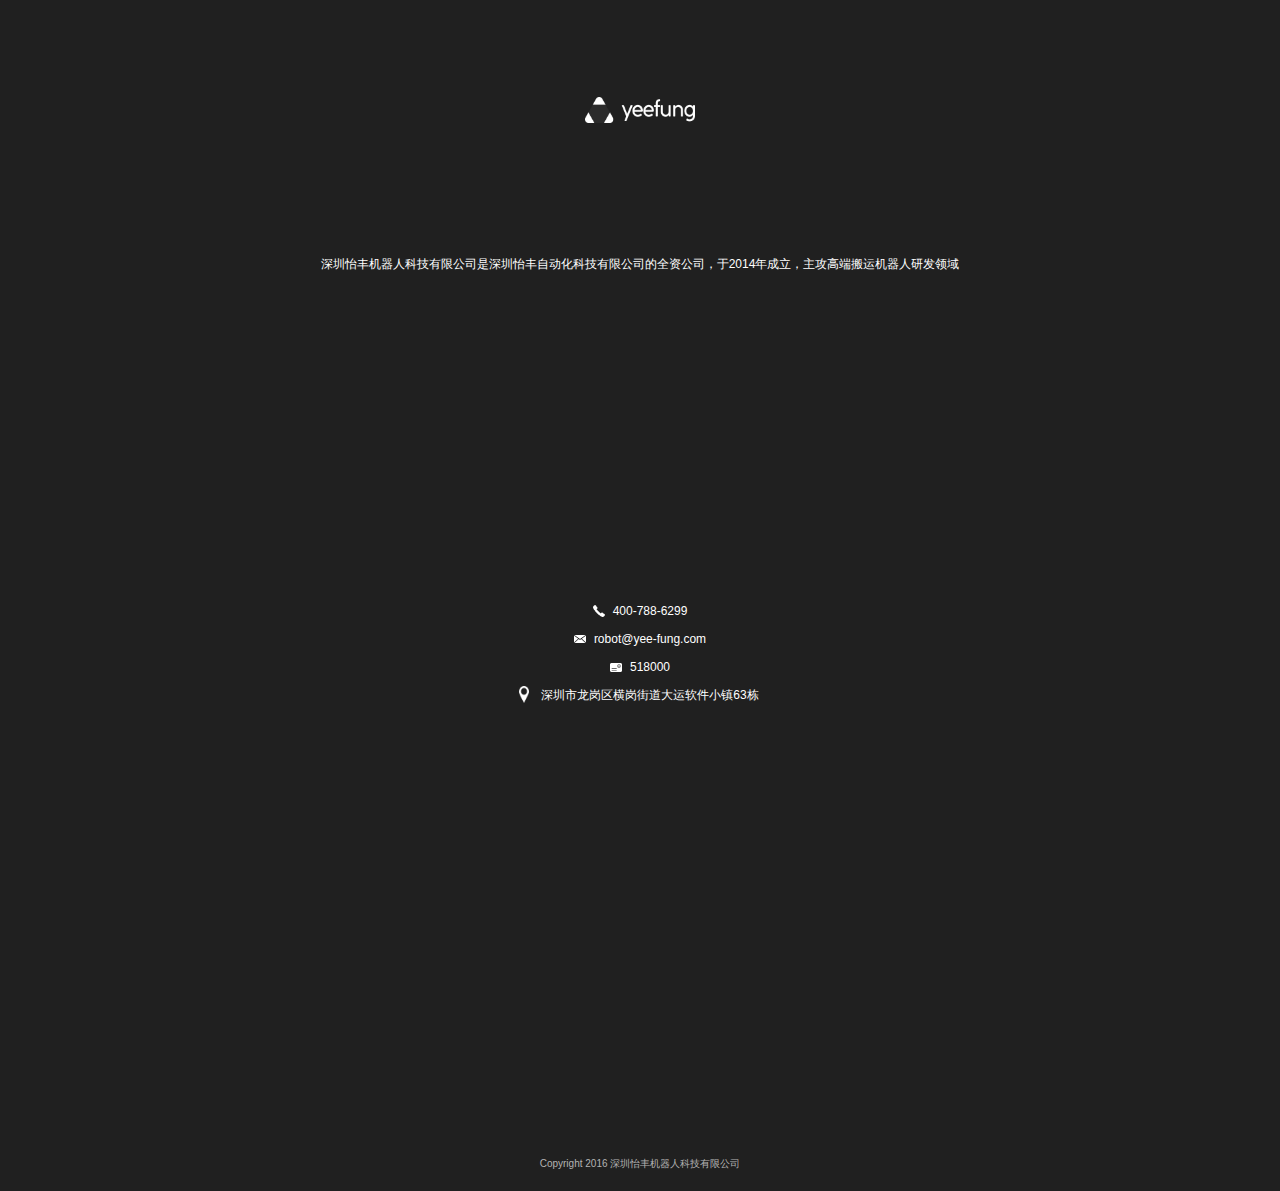
<file: employ.html>
<!DOCTYPE html>
<html lang="en">
<head>
  <meta charset="UTF-8">
  <title>怡丰-招贤纳士</title>
  <meta name="viewport" content="width=device-width, user-scalable=no, initial-scale=1.0, maximum-scale=1.0, minimum-scale=1.0">
  <link rel="stylesheet" type="text/css" href="css/reset.css">
  <link rel="stylesheet" type="text/css" href="css/common.css">
  <link rel="stylesheet" type="text/css" href="css/employ.css">
</head>
<body>
  <!-- header -->
  <div class="header">
    <img class="banner-bg" src="./img/employ/t222.png">
    <div class="nav clearfix">
      <img class="logo" src="./img/home/logo.png">
      <a class="navbar-btn" href="javascript:void(0);"></a>
    </div>
    <div class="navbar">
      <a href="./index.html">怡丰首页</a>
      <a href="./productCenter.html">产品中心</a>
      <a href="./example.html">案例中心</a>
      <a href="./newsCenter.html">新闻中心</a>
      <a href="./download.html">下载中心</a>
      <a href="./about.html">关于我们</a>
      <a href="./employ.html">招贤纳士</a>
    </div>
    <div class="header-common">
      <div class="header-main">
        <h1 class="header-info">招贤纳士</h1>
        <span class="header-intro">当前开放招聘职位</span>
      </div>
    </div>
  </div>
  <div>
    <div class=" main-center">
      <ul class="job-list">
        <li>
          <div>
            <div class="employ-job">
              产品经理
              <span class="job-addr">深圳</span>
            </div>
            <div class="job-detail">
              <p>岗位职责</p>
              <p>1.负责公司网站前端开发</p>
              <p>2.负责移动端HTML产品前端研发，并配合后端的开发</p>
            </div>
          </div>
          <a href="./employDetail.html">查看招聘详情 >></a>
        </li>
        <li>
          <div>
            <div class="employ-job">
              IOS开发工程师
              <span class="job-addr">深圳</span>
            </div>
            <div class="job-detail">
              <p>岗位职责</p>
              <p>1.负责公司网站前端开发</p>
              <p>2.负责移动端HTML产品前端研发，并配合后端的开发</p>
            </div>
          </div>
          <a href="./employDetail.html">查看招聘详情 >></a>
        </li>
        <li>
          <div>
            <div class="employ-job">
              交互设计师
              <span class="job-addr">深圳</span>
            </div>
            <div class="job-detail">
              <p>岗位职责</p>
              <p>1.负责公司网站前端开发</p>
              <p>2.负责移动端HTML产品前端研发，并配合后端的开发</p>
            </div>
          </div>
          <a href="./employDetail.html">查看招聘详情 >></a>
        </li>
      </ul>
    </div>
  </div>
  <!-- footer -->
  <div class="footer">
    <p class="know-more">想了解更多？请随时联系我们&nbsp;&nbsp;&nbsp;400-788-6299</p>
      <img class="footer-logo" src="./img/home/logo.png">
      <h1 class="center">深圳怡丰机器人科技有限公司是深圳怡丰自动化科技有限公司的全资公司，于2014年成立，主攻高端搬运机器人研发领域</h1>
      <div class="footer-content">
        <p class="phonecall">400-788-6299</p><br />
        <p class="email">robot@yee-fung.com</p><br />
        <p class="address-num">518000</p><br />
        <p class="address">深圳市龙岗区横岗街道大运软件小镇63栋</p>
      </div>
      <div class="copy-right">
        Copyright 2016 深圳怡丰机器人科技有限公司
      </div>
  </div>

  <script type="text/javascript" src="js/jquery-1.10.2.min.js"></script>
  <script type="text/javascript">
    $('.navbar-btn').on('click', function (e) {
      $('.navbar').fadeToggle()
    })
  </script>
</body>
</html>
</file>
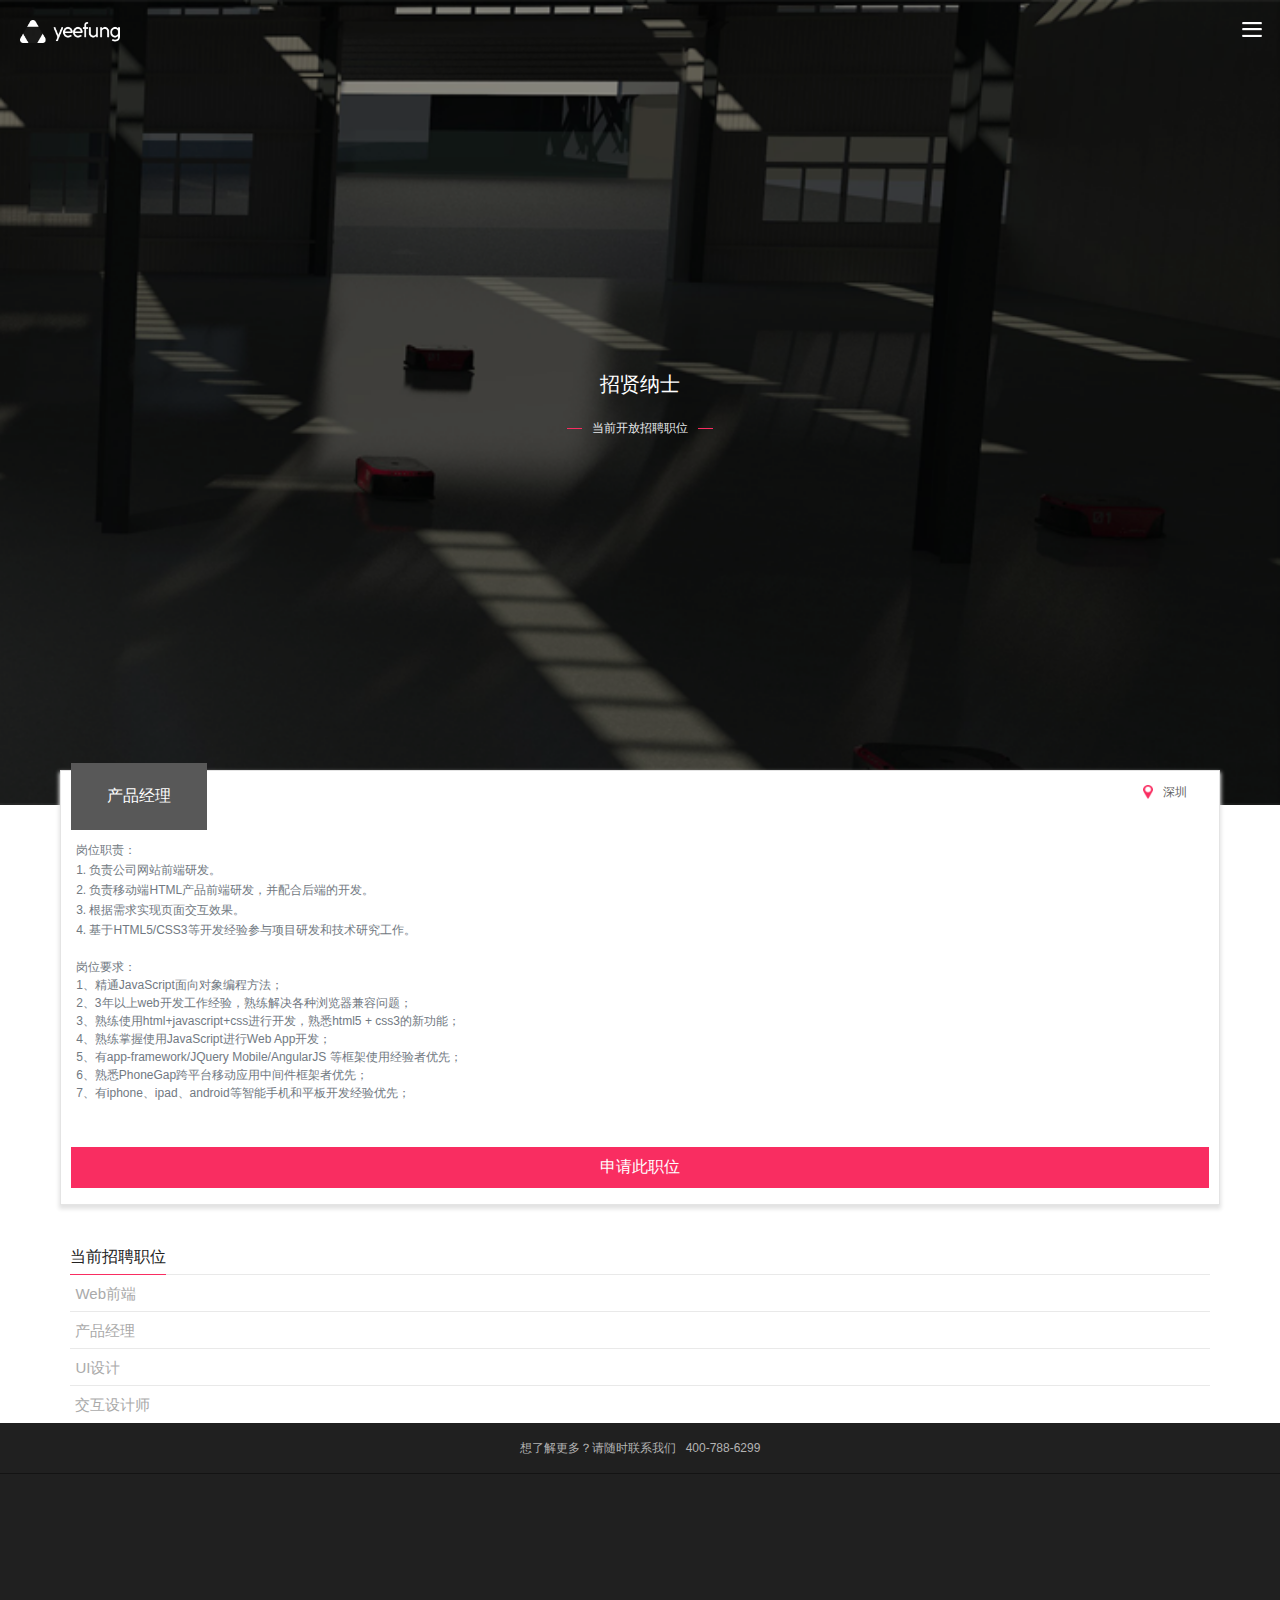
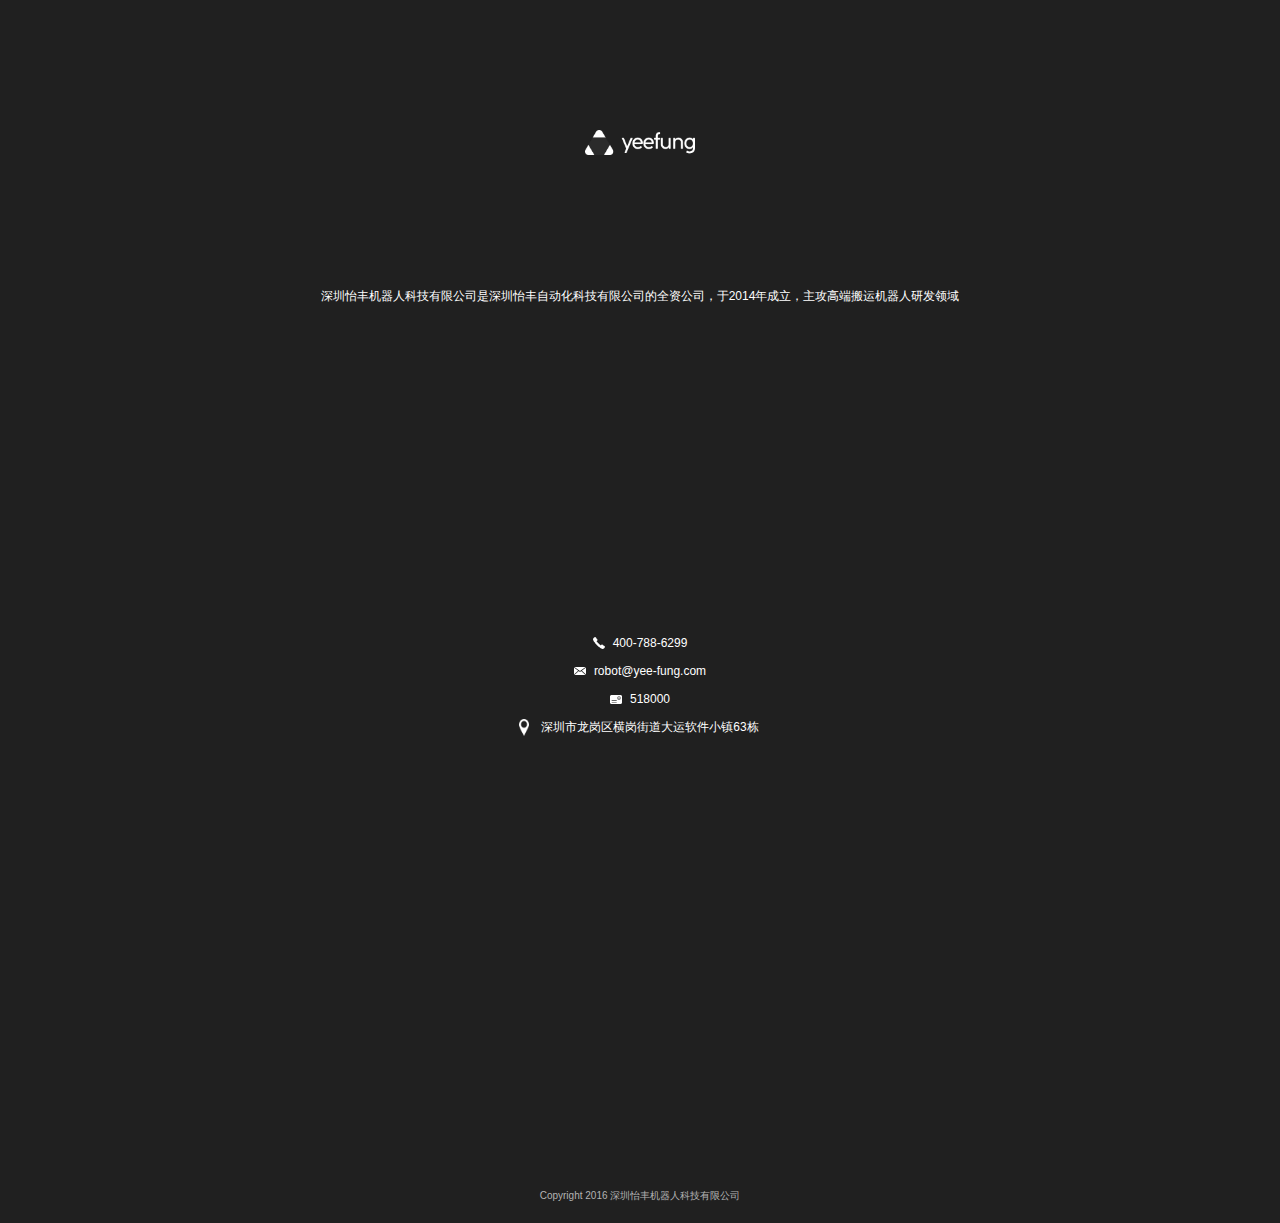
<file: employDetail.html>
<!DOCTYPE html>
<html lang="en">
<head>
  <meta charset="UTF-8">
  <title>怡丰-招贤纳士详情</title>
  <meta name="viewport" content="width=device-width, user-scalable=no, initial-scale=1.0, maximum-scale=1.0, minimum-scale=1.0">
  <link rel="stylesheet" type="text/css" href="css/reset.css">
  <link rel="stylesheet" type="text/css" href="css/common.css">
  <link rel="stylesheet" type="text/css" href="css/employ.css">
</head>
<body>
  <!-- header -->
  <div class="header">
    <img class="banner-bg" src="./img/employ/t222.png">
    <div class="nav clearfix">
      <img class="logo" src="./img/home/logo.png">
      <a class="navbar-btn" href="javascript:void(0);"></a>
    </div>
    <div class="navbar">
      <a href="./index.html">怡丰首页</a>
      <a href="./productCenter.html">产品中心</a>
      <a href="./example.html">案例中心</a>
      <a href="./newsCenter.html">新闻中心</a>
      <a href="./download.html">下载中心</a>
      <a href="./about.html">关于我们</a>
      <a href="./employ.html">招贤纳士</a>
    </div>
    <div class="header-common">
      <div class="header-main">
        <h1 class="header-info">招贤纳士</h1>
        <span class="header-intro">当前开放招聘职位</span>
      </div>
    </div>
  </div>
  <div class="job-wrap">
    <div class="job-list">
      <div class="job">
        <div class="job-title clearfix">
          <span>产品经理</span>
          <span class="job-addr">深圳</span>
        </div>
        <div class="job-main">
          <div class="job-duty">
            <p>岗位职责：</p>
            <p>1. 负责公司网站前端研发。</p>
            <p>2. 负责移动端HTML产品前端研发，并配合后端的开发。</p>
            <p>3. 根据需求实现页面交互效果。</p>
            <p>4. 基于HTML5/CSS3等开发经验参与项目研发和技术研究工作。</p>
          </div>
          <div class="job-request">
            <p>岗位要求：</p>
            <p>1、精通JavaScript面向对象编程方法；</p>
            <p>2、3年以上web开发工作经验，熟练解决各种浏览器兼容问题；</p>
            <p>3、熟练使用html+javascript+css进行开发，熟悉html5 + css3的新功能；</p>
            <p>4、熟练掌握使用JavaScript进行Web App开发；</p>
            <p>5、有app-framework/JQuery Mobile/AngularJS 等框架使用经验者优先；</p>
            <p>6、熟悉PhoneGap跨平台移动应用中间件框架者优先；</p>
            <p>7、有iphone、ipad、android等智能手机和平板开发经验优先；</p>
          </div>
        </div>
        <a href="">申请此职位  </a>
      </div>
    </div>
  </div>
  <div class="current-employ">
    <h4>当前招聘职位</h4>
    <div><a href="./employDetail.html">Web前端</a></div>
    <div><a href="./employDetail.html">产品经理</a></div>
    <div><a href="./employDetail.html">UI设计</a></div>
    <div><a href="./employDetail.html">交互设计师</a></div>
  </div>
  <!-- footer -->
  <div class="footer">
    <p class="know-more">想了解更多？请随时联系我们&nbsp;&nbsp;&nbsp;400-788-6299</p>
      <img class="footer-logo" src="./img/home/logo.png">
      <h1 class="center">深圳怡丰机器人科技有限公司是深圳怡丰自动化科技有限公司的全资公司，于2014年成立，主攻高端搬运机器人研发领域</h1>
      <div class="footer-content">
        <p class="phonecall">400-788-6299</p><br />
        <p class="email">robot@yee-fung.com</p><br />
        <p class="address-num">518000</p><br />
        <p class="address">深圳市龙岗区横岗街道大运软件小镇63栋</p>
      </div>
      <div class="copy-right">
        Copyright 2016 深圳怡丰机器人科技有限公司
      </div>
  </div>

  <script type="text/javascript" src="js/jquery-1.10.2.min.js"></script>
  <script type="text/javascript">
    $('.navbar-btn').on('click', function (e) {
      $('.navbar').fadeToggle()
    })
  </script>
</body>
</html>
</file>
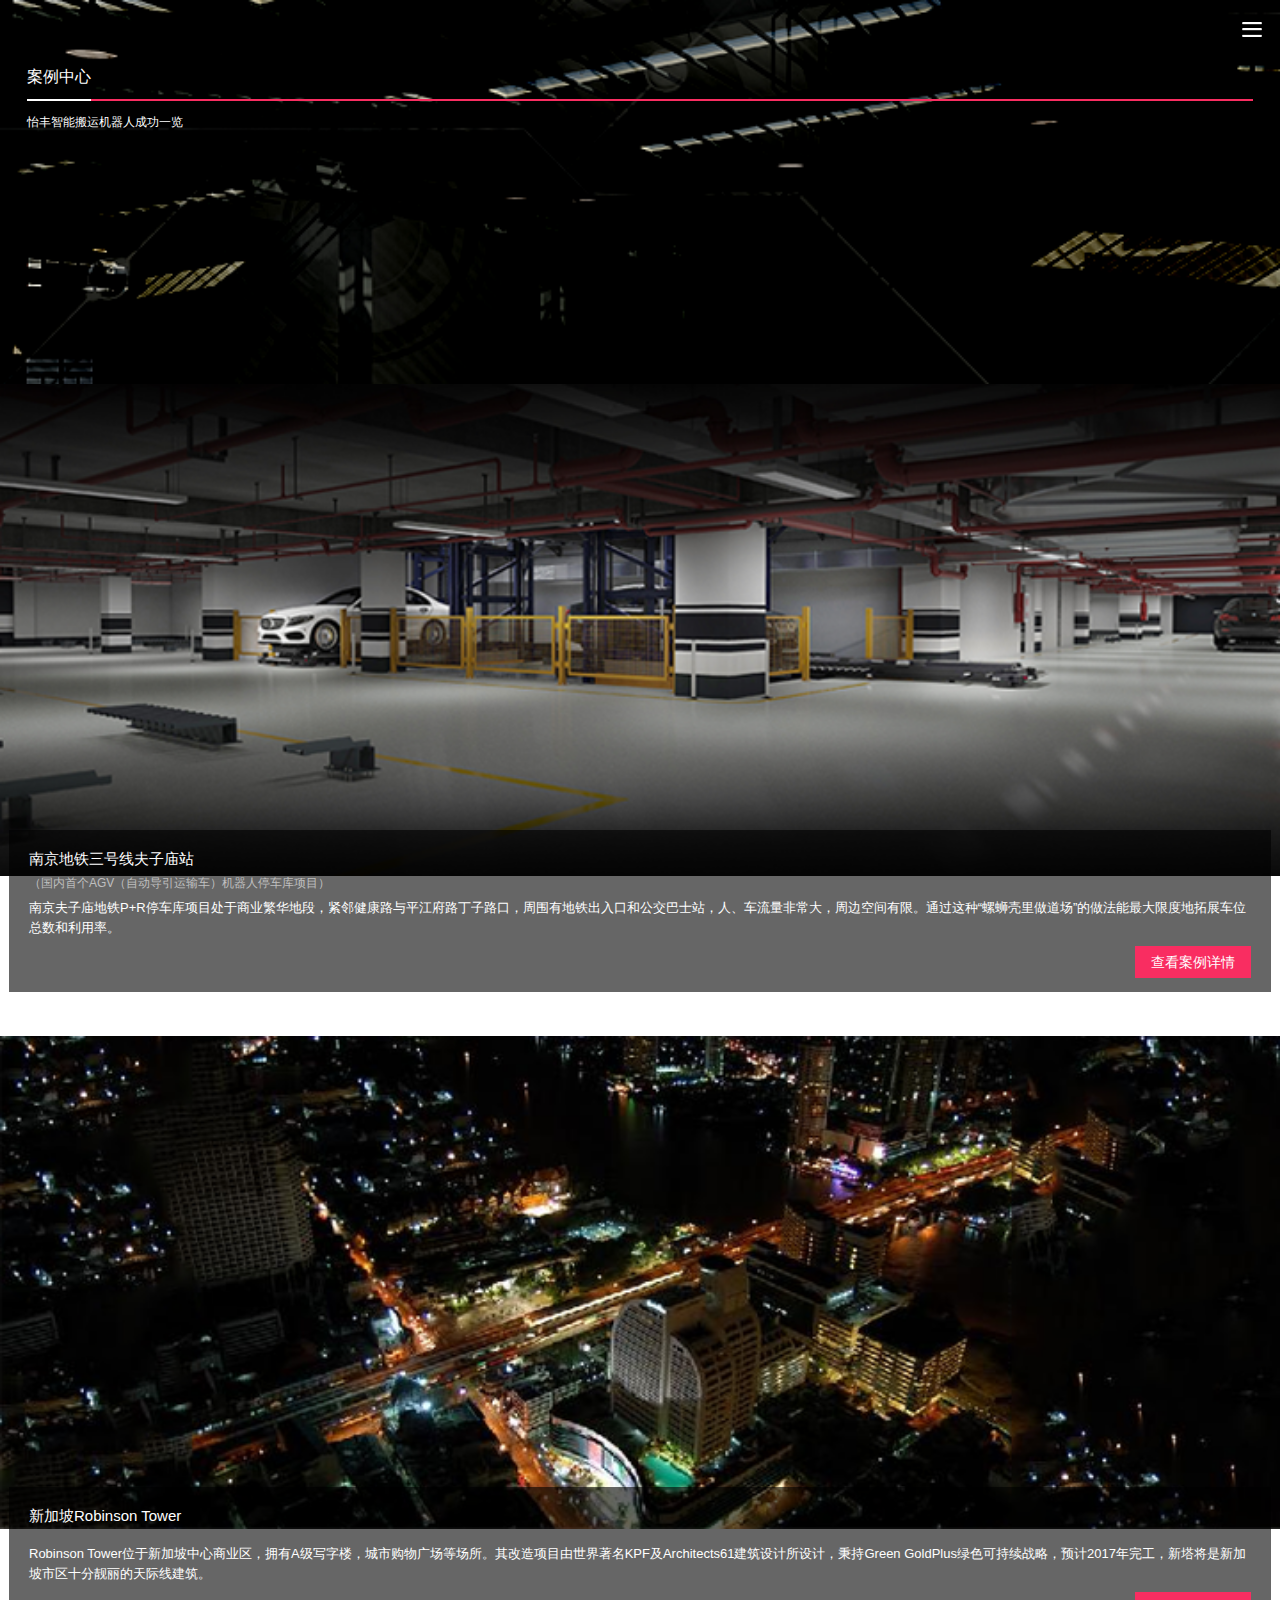
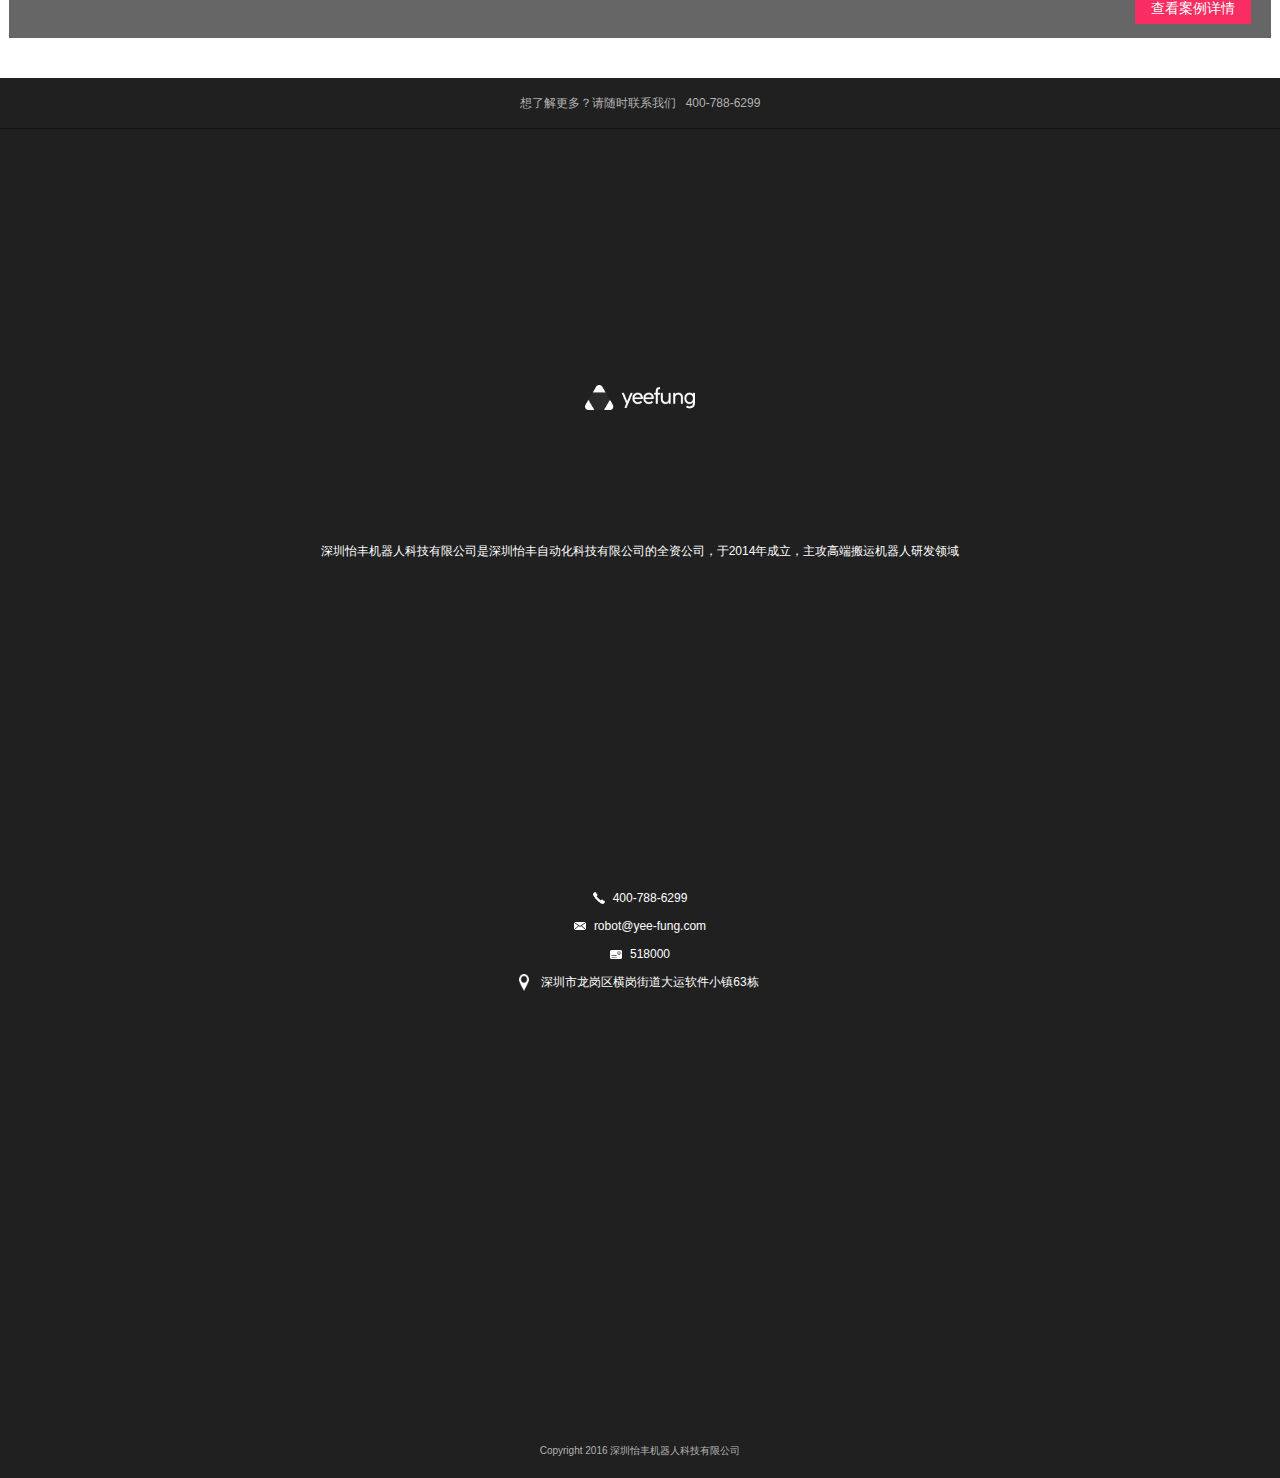
<file: example.html>
<!DOCTYPE html>
<html lang="en">
<head>
  <meta charset="UTF-8">
  <title>怡丰-成功案例</title>
  <meta name="viewport" content="width=device-width, user-scalable=no, initial-scale=1.0, maximum-scale=1.0, minimum-scale=1.0">
  <link rel="stylesheet" type="text/css" href="css/reset.css">
  <link rel="stylesheet" type="text/css" href="css/common.css">
  <link rel="stylesheet" type="text/css" href="css/example.css">
</head>
<body>
  <!-- header -->
  <div class="header">
    <img class="banner-bg" src="./img/example/top.png">
    <img class="banner-bg" src="./img/example/NANJING.png">
    <div class="nav clearfix">
      <a class="navbar-btn" href="javascript:void(0);"></a>
    </div>
    <div class="navbar">
      <a href="./index.html">怡丰首页</a>
      <a href="./productCenter.html">产品中心</a>
      <a href="./example.html">案例中心</a>
      <a href="./newsCenter.html">新闻中心</a>
      <a href="./download.html">下载中心</a>
      <a href="./about.html">关于我们</a>
      <a href="./employ.html">招贤纳士</a>
    </div>
    <div class="header-special">
      <h2 class="clearfix"><span>案例中心</span></h2>
      <p>怡丰智能搬运机器人成功一览</p>
    </div>
  </div>
  <!-- main -->
  <div class="example-main">
    <div class="example-item">
      <div class="example-content">
        <h5>南京地铁三号线夫子庙站</h5>
        <span>（国内首个AGV（自动导引运输车）机器人停车库项目）</span>
        <p>南京夫子庙地铁P+R停车库项目处于商业繁华地段，紧邻健康路与平江府路丁子路口，周围有地铁出入口和公交巴士站，人、车流量非常大，周边空间有限。通过这种“螺蛳壳里做道场”的做法能最大限度地拓展车位总数和利用率。</p>
        <a href="./exampleDetail.html">查看案例详情</a>
      </div>
    </div>
    <div class="example-img">
      <img src="./img/example/1.png">
    </div>
    <div class="example-item">
      <div class="example-content">
        <h5>新加坡Robinson Tower</h5>
        <span></span>
        <p>Robinson Tower位于新加坡中心商业区，拥有A级写字楼，城市购物广场等场所。其改造项目由世界著名KPF及Architects61建筑设计所设计，秉持Green GoldPlus绿色可持续战略，预计2017年完工，新塔将是新加坡市区十分靓丽的天际线建筑。</p>
        <a href="./exampleDetail.html">查看案例详情</a>
      </div>
    </div>
  </div>

  <!-- footer -->
  <div class="footer">
    <p class="know-more">想了解更多？请随时联系我们&nbsp;&nbsp;&nbsp;400-788-6299</p>
      <img class="footer-logo" src="./img/home/logo.png">
      <h1 class="center">深圳怡丰机器人科技有限公司是深圳怡丰自动化科技有限公司的全资公司，于2014年成立，主攻高端搬运机器人研发领域</h1>
      <div class="footer-content">
        <p class="phonecall">400-788-6299</p><br />
        <p class="email">robot@yee-fung.com</p><br />
        <p class="address-num">518000</p><br />
        <p class="address">深圳市龙岗区横岗街道大运软件小镇63栋</p>
      </div>
      <div class="copy-right">
        Copyright 2016 深圳怡丰机器人科技有限公司
      </div>
  </div>
  
  <script type="text/javascript" src="js/jquery-1.10.2.min.js"></script>
  <script type="text/javascript">
    $('.navbar-btn').on('click', function (e) {
      $('.navbar').fadeToggle()
    })
  </script>
</body>
</html>
</file>
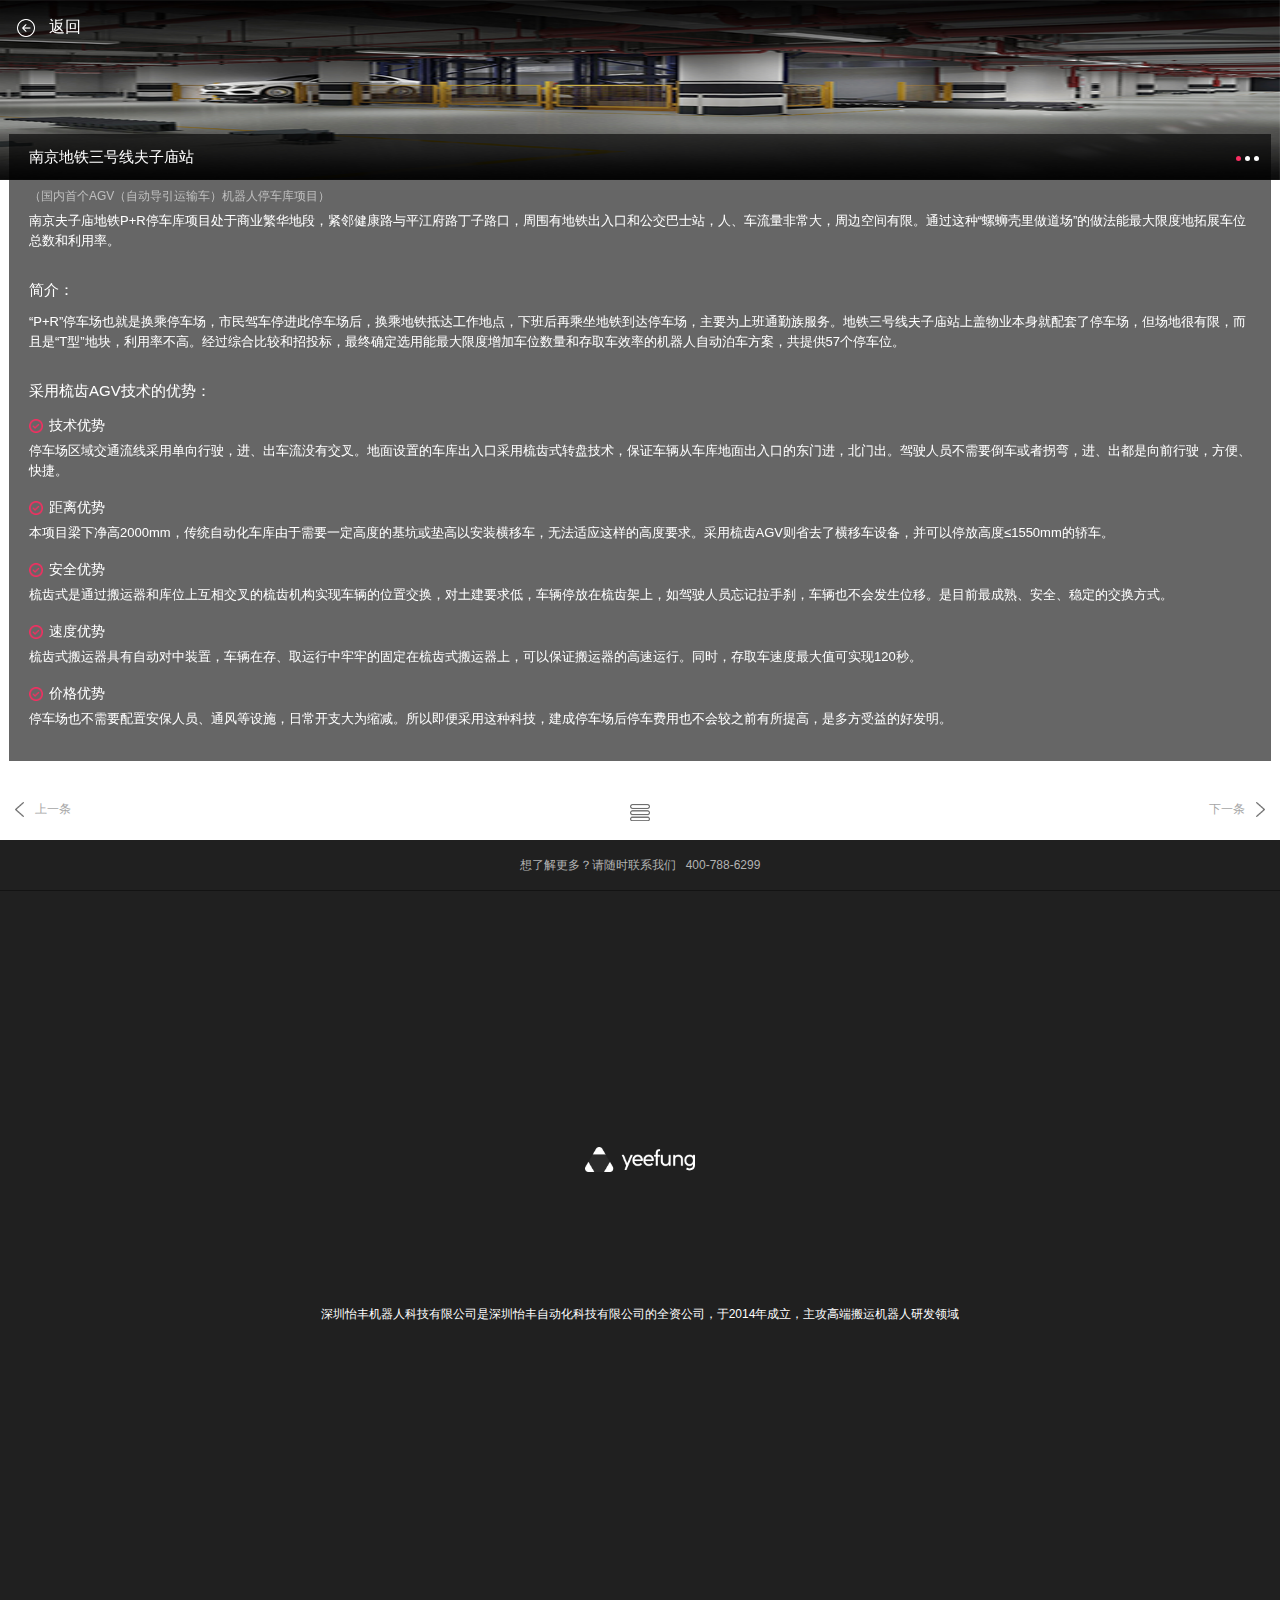
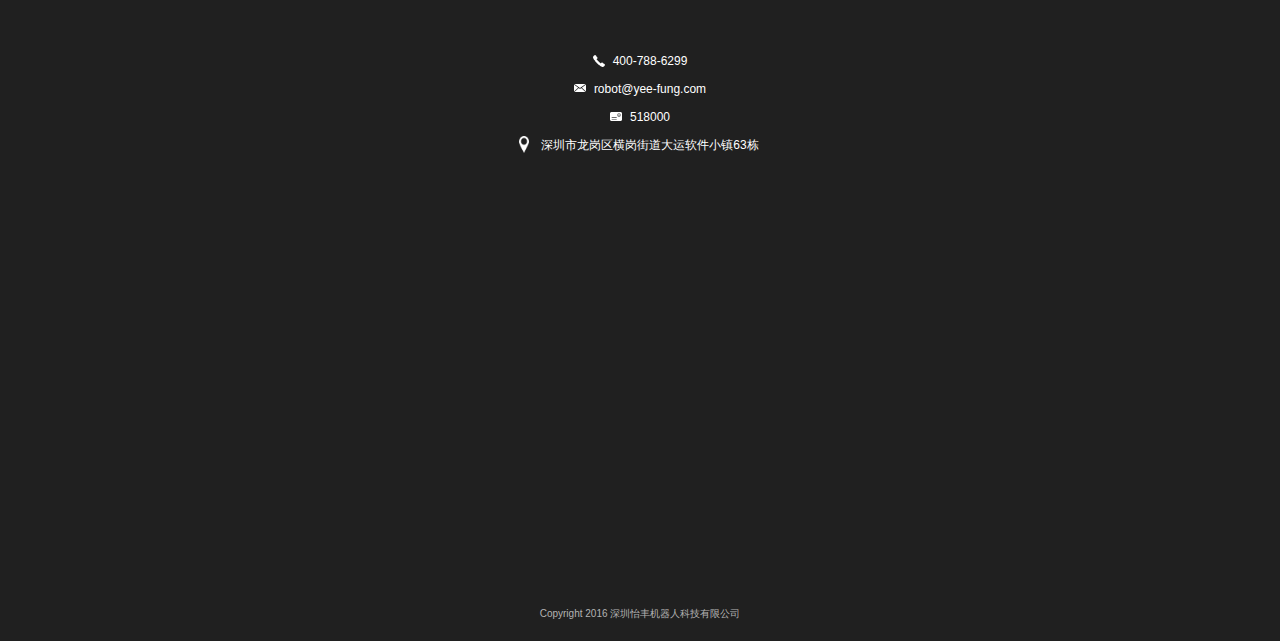
<file: exampleDetail.html>
<!DOCTYPE html>
<html lang="en">
<head>
  <meta charset="UTF-8">
  <title>怡丰-成功案例详情</title>
  <meta name="viewport" content="width=device-width, user-scalable=no, initial-scale=1.0, maximum-scale=1.0, minimum-scale=1.0">
  <link rel="stylesheet" type="text/css" href="css/reset.css">
  <link rel="stylesheet" type="text/css" href="css/common.css">
  <link rel="stylesheet" type="text/css" href="./css/lib/swiper.min.css">
  <link rel="stylesheet" type="text/css" href="css/example.css">
</head>
<body>
  <!-- header -->
  <div class="header">
    <a href="./example.html" class="btn-back absolut">返回</a>
    <div class="swiper-container slider">
      <div class="swiper-wrapper">
        <div class="swiper-slide">
          <img src="./img/example/NANJING2.png" alt="" />
        </div>
        <div class="swiper-slide">
          <img src="./img/example/NANJING2.png" alt="" />
        </div>
        <div class="swiper-slide">
          <img src="./img/example/NANJING2.png" alt="" />
        </div>
      </div>
      <div class="swiper-pagination"> 
      </div>
    </div>
  </div>
  <!-- main -->
  <div class="example-main">
    <div class="example-item example-detail">
      <div class="example-content">
        <h5>南京地铁三号线夫子庙站</h5>
        <span>（国内首个AGV（自动导引运输车）机器人停车库项目）</span>
        <p>南京夫子庙地铁P+R停车库项目处于商业繁华地段，紧邻健康路与平江府路丁子路口，周围有地铁出入口和公交巴士站，人、车流量非常大，周边空间有限。通过这种“螺蛳壳里做道场”的做法能最大限度地拓展车位总数和利用率。</p>
        <h6>简介：</h6>
        <p>“P+R”停车场也就是换乘停车场，市民驾车停进此停车场后，换乘地铁抵达工作地点，下班后再乘坐地铁到达停车场，主要为上班通勤族服务。地铁三号线夫子庙站上盖物业本身就配套了停车场，但场地很有限，而且是“T型”地块，利用率不高。经过综合比较和招投标，最终确定选用能最大限度增加车位数量和存取车效率的机器人自动泊车方案，共提供57个停车位。</p>
        <h6>采用梳齿AGV技术的优势：</h6>
        <ul>
          <li>
            <div>技术优势</div>
            <p>停车场区域交通流线采用单向行驶，进、出车流没有交叉。地面设置的车库出入口采用梳齿式转盘技术，保证车辆从车库地面出入口的东门进，北门出。驾驶人员不需要倒车或者拐弯，进、出都是向前行驶，方便、快捷。</p>
          </li>
          <li>
            <div>距离优势</div>
            <p>本项目梁下净高2000mm，传统自动化车库由于需要一定高度的基坑或垫高以安装横移车，无法适应这样的高度要求。采用梳齿AGV则省去了横移车设备，并可以停放高度≤1550mm的轿车。</p>
          </li>
          <li>
            <div>安全优势</div>
            <p>梳齿式是通过搬运器和库位上互相交叉的梳齿机构实现车辆的位置交换，对土建要求低，车辆停放在梳齿架上，如驾驶人员忘记拉手刹，车辆也不会发生位移。是目前最成熟、安全、稳定的交换方式。</p>
          </li>
          <li>
            <div>速度优势</div>
            <p>梳齿式搬运器具有自动对中装置，车辆在存、取运行中牢牢的固定在梳齿式搬运器上，可以保证搬运器的高速运行。同时，存取车速度最大值可实现120秒。</p>
          </li>
          <li>
            <div>价格优势</div>
            <p>停车场也不需要配置安保人员、通风等设施，日常开支大为缩减。所以即便采用这种科技，建成停车场后停车费用也不会较之前有所提高，是多方受益的好发明。</p>
          </li>
        </ul>
      </div>
    </div>
    <div class="btn-group clearfix">
      <a class="prev-btn" href="">上一条</a>
      <a class="middle-btn" href="./example.html"></a>
      <a class="next-btn" href="">下一条</a>
    </div>
  </div>
  <!-- footer -->
  <div class="footer">
    <p class="know-more">想了解更多？请随时联系我们&nbsp;&nbsp;&nbsp;400-788-6299</p>
      <img class="footer-logo" src="./img/home/logo.png">
      <h1 class="center">深圳怡丰机器人科技有限公司是深圳怡丰自动化科技有限公司的全资公司，于2014年成立，主攻高端搬运机器人研发领域</h1>
      <div class="footer-content">
        <p class="phonecall">400-788-6299</p><br />
        <p class="email">robot@yee-fung.com</p><br />
        <p class="address-num">518000</p><br />
        <p class="address">深圳市龙岗区横岗街道大运软件小镇63栋</p>
      </div>
      <div class="copy-right">
        Copyright 2016 深圳怡丰机器人科技有限公司
      </div>
  </div>
  
  <script type="text/javascript" src="js/jquery-1.10.2.min.js"></script>
  <script type="text/javascript" src="./js/swiper3.1.0.jquery.min.js"></script>
  <script type="text/javascript">
    var mySwiper = new Swiper('.swiper-container',{
      loop: true,
      grabCursor: true,
      paginationClickable: true,
      pagination: '.swiper-pagination',
      autoplay: 2000,
      effect : 'slide',
      speed: 300
    });
  </script>
</body>
</html>
</file>
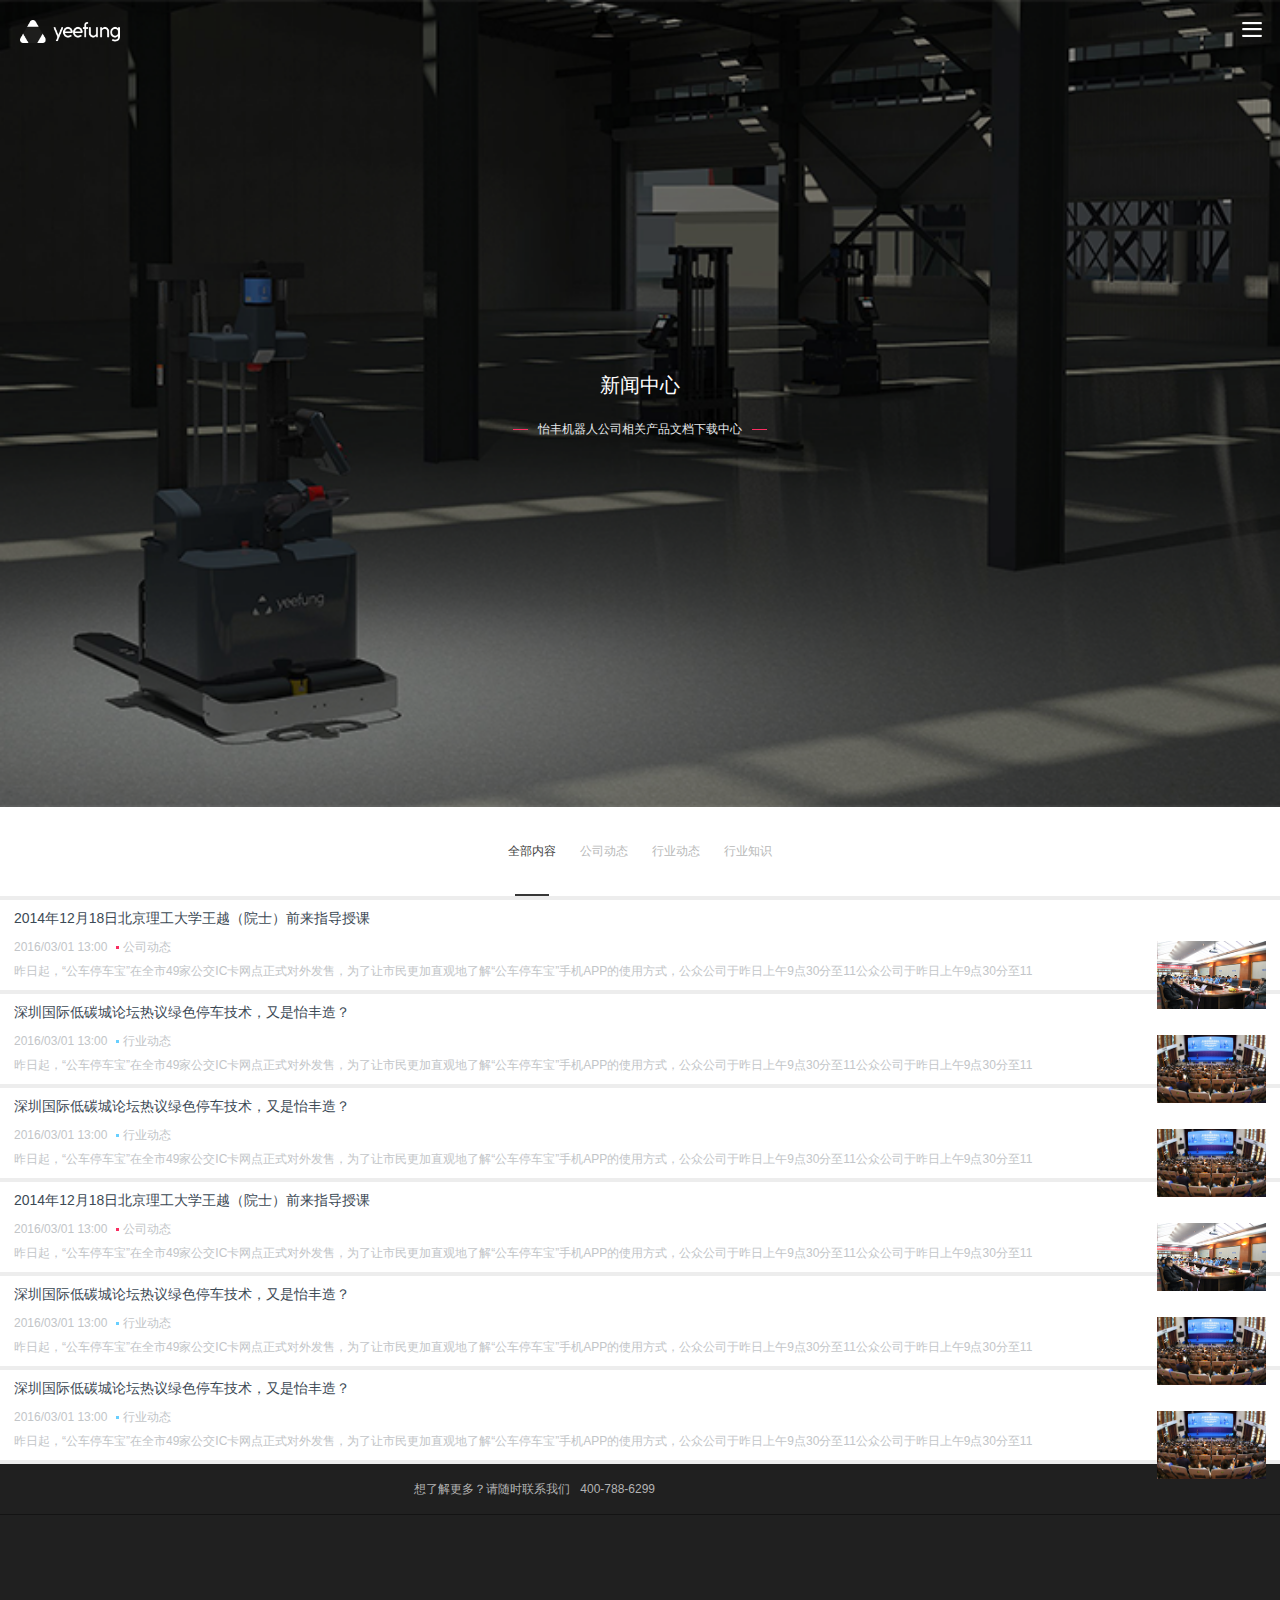
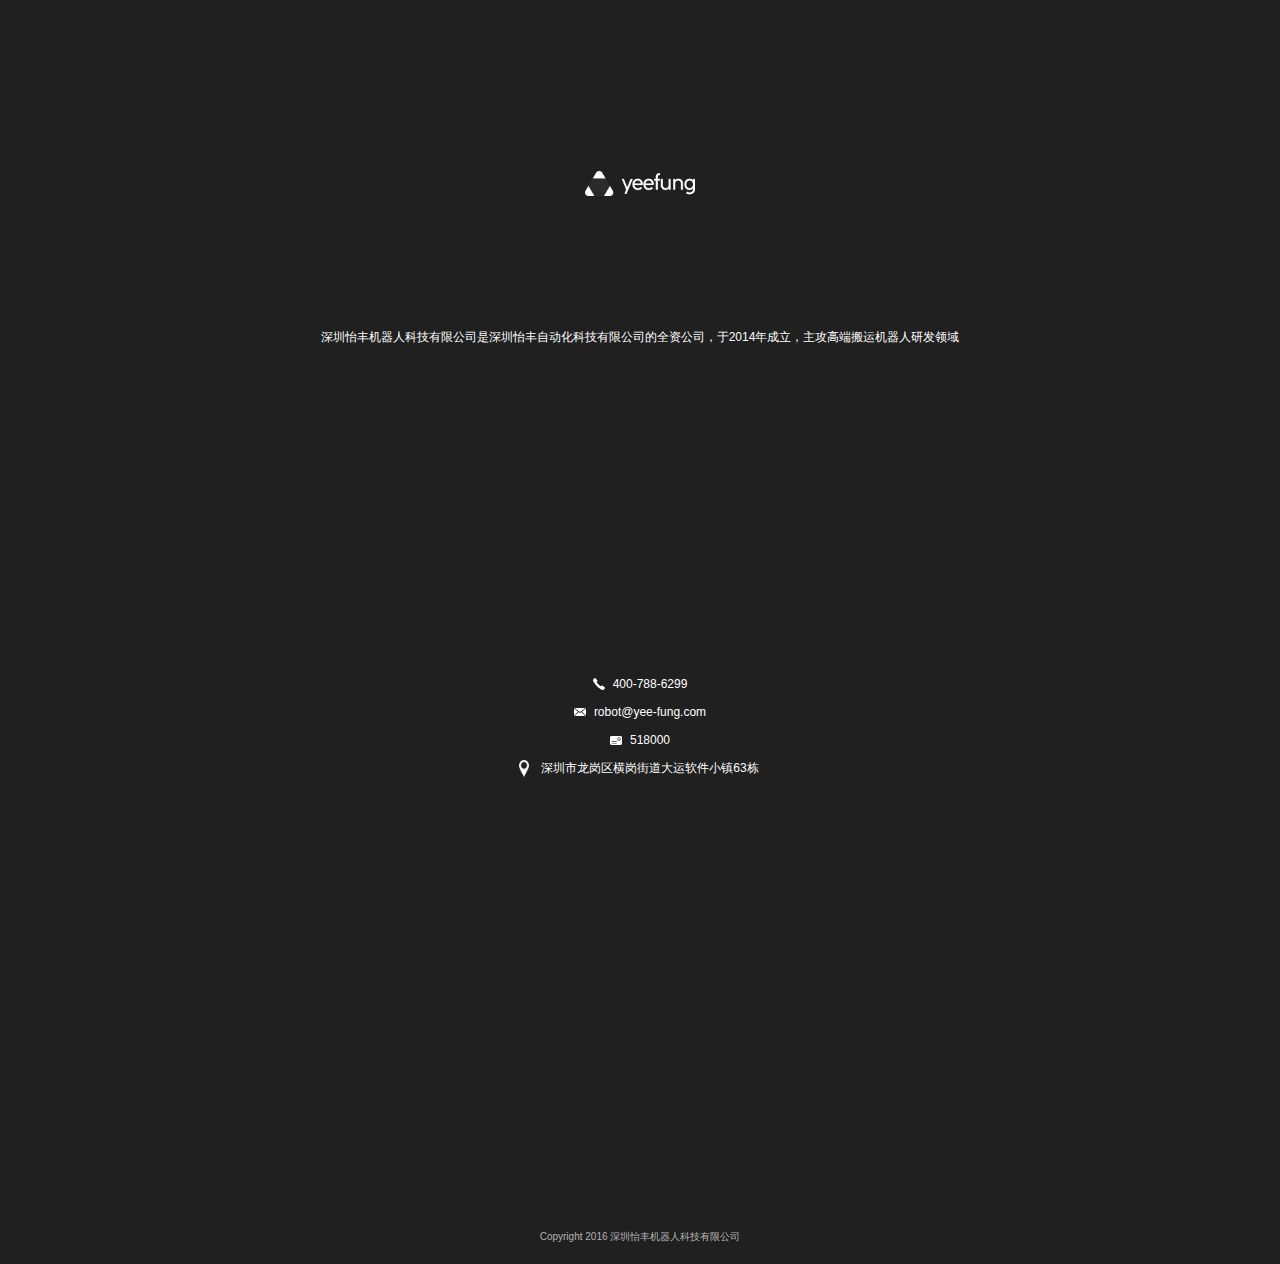
<file: newsCenter.html>
<!DOCTYPE html>
<html lang="en">
<head>
  <meta charset="UTF-8">
  <title>怡丰-新闻中心</title>
  <meta name="viewport" content="width=device-width, user-scalable=no, initial-scale=1.0, maximum-scale=1.0, minimum-scale=1.0">
  <link rel="stylesheet" type="text/css" href="css/reset.css">
  <link rel="stylesheet" type="text/css" href="css/common.css">
  <link rel="stylesheet" type="text/css" href="css/news.css">
</head>
<body>
  <!-- header -->
  <div class="header">
    <img class="banner-bg" src="./img/news/t5t.png">
    <div class="nav clearfix">
      <img class="logo" src="./img/home/logo.png">
      <a class="navbar-btn" href="javascript:void(0);"></a>
    </div>
    <div class="navbar">
      <a href="./index.html">怡丰首页</a>
      <a href="./productCenter.html">产品中心</a>
      <a href="./example.html">案例中心</a>
      <a href="./newsCenter.html">新闻中心</a>
      <a href="./download.html">下载中心</a>
      <a href="./about.html">关于我们</a>
      <a href="./employ.html">招贤纳士</a>
    </div>
    <div class="header-common">
      <div class="header-main">
        <h1 class="header-info">新闻中心</h1>
        <span class="header-intro">怡丰机器人公司相关产品文档下载中心</span>
      </div>
    </div>
  </div>
  <!-- main -->
  <div class="tab-container">
    <div class="tab-title">
      <a href="./newsCenter.html" class="active">全部内容</a>
      <a href="./newsCenter.html">公司动态</a>
      <a href="./newsCenter.html">行业动态</a>
      <a href="./newsCenter.html">行业知识</a>
    </div>
    <div class="tab-content">
      <ul class="news-list">
        <li class="news-item">
          <a href="./newsDetail.html">
            <h2>2014年12月18日北京理工大学王越（院士）前来指导授课</h2>
            <div class="content-wrap">
              <img src="./img/news/t1.png">
              <div>
                <p>2016/03/01 13:00<span class="company-news">公司动态</span></p>
                <p>昨日起，“公车停车宝”在全市49家公交IC卡网点正式对外发售，为了让市民更加直观地了解“公车停车宝”手机APP的使用方式，公众公司于昨日上午9点30分至11公众公司于昨日上午9点30分至11</p>
              </div>
            </div>
          </a>
        </li>
        <li class="news-item">
          <a href="./newsDetail.html">
            <h2>深圳国际低碳城论坛热议绿色停车技术，又是怡丰造？</h2>
            <div class="content-wrap">
              <img src="./img/news/t2.png">
              <div>
                <p>2016/03/01 13:00<span class="industry-news">行业动态</span></p>
                <p>昨日起，“公车停车宝”在全市49家公交IC卡网点正式对外发售，为了让市民更加直观地了解“公车停车宝”手机APP的使用方式，公众公司于昨日上午9点30分至11公众公司于昨日上午9点30分至11</p>
              </div>
            </div>
          </a>
        </li>
        <li class="news-item">
          <a href="./newsDetail.html">
            <h2>深圳国际低碳城论坛热议绿色停车技术，又是怡丰造？</h2>
            <div class="content-wrap">
              <img src="./img/news/t2.png">
              <div>
                <p>2016/03/01 13:00<span class="industry-news">行业动态</span></p>
                <p>昨日起，“公车停车宝”在全市49家公交IC卡网点正式对外发售，为了让市民更加直观地了解“公车停车宝”手机APP的使用方式，公众公司于昨日上午9点30分至11公众公司于昨日上午9点30分至11</p>
              </div>
            </div>
          </a>
        </li>
        <li class="news-item">
          <a href="./newsDetail.html">           
            <h2>2014年12月18日北京理工大学王越（院士）前来指导授课</h2>
            <div class="content-wrap">
              <img src="./img/news/t1.png">
              <div>
                <p>2016/03/01 13:00<span class="company-news">公司动态</span></p>
                <p>昨日起，“公车停车宝”在全市49家公交IC卡网点正式对外发售，为了让市民更加直观地了解“公车停车宝”手机APP的使用方式，公众公司于昨日上午9点30分至11公众公司于昨日上午9点30分至11</p>
              </div>
            </div>
          </a>
        </li>
        <li class="news-item">
          <a href="./newsDetail.html">
            <h2>深圳国际低碳城论坛热议绿色停车技术，又是怡丰造？</h2>
            <div class="content-wrap">
              <img src="./img/news/t2.png">
              <div>
                <p>2016/03/01 13:00<span class="industry-news">行业动态</span></p>
                <p>昨日起，“公车停车宝”在全市49家公交IC卡网点正式对外发售，为了让市民更加直观地了解“公车停车宝”手机APP的使用方式，公众公司于昨日上午9点30分至11公众公司于昨日上午9点30分至11</p>
              </div>
            </div>           
          </a>
        </li>
        <li class="news-item">
          <a href="./newsDetail.html">
            <h2>深圳国际低碳城论坛热议绿色停车技术，又是怡丰造？</h2>
            <div class="content-wrap">
              <img src="./img/news/t2.png">
              <div>
                <p>2016/03/01 13:00<span class="industry-news">行业动态</span></p>
                <p>昨日起，“公车停车宝”在全市49家公交IC卡网点正式对外发售，为了让市民更加直观地了解“公车停车宝”手机APP的使用方式，公众公司于昨日上午9点30分至11公众公司于昨日上午9点30分至11</p>
              </div>
            </div>            
          </a>
        </li>
      </ul>
    </div>
  </div>
  <!-- footer -->
  <div class="footer">
    <p class="know-more">想了解更多？请随时联系我们&nbsp;&nbsp;&nbsp;400-788-6299</p>
      <img class="footer-logo" src="./img/home/logo.png">
      <h1 class="center">深圳怡丰机器人科技有限公司是深圳怡丰自动化科技有限公司的全资公司，于2014年成立，主攻高端搬运机器人研发领域</h1>
      <div class="footer-content">
        <p class="phonecall">400-788-6299</p><br />
        <p class="email">robot@yee-fung.com</p><br />
        <p class="address-num">518000</p><br />
        <p class="address">深圳市龙岗区横岗街道大运软件小镇63栋</p>
      </div>
      <div class="copy-right">
        Copyright 2016 深圳怡丰机器人科技有限公司
      </div>
  </div>

  <script type="text/javascript" src="js/jquery-1.10.2.min.js"></script>
  <script type="text/javascript">
    $('.navbar-btn').on('click', function (e) {
      $('.navbar').fadeToggle()
    })
  </script>
</body>
</html>
</file>
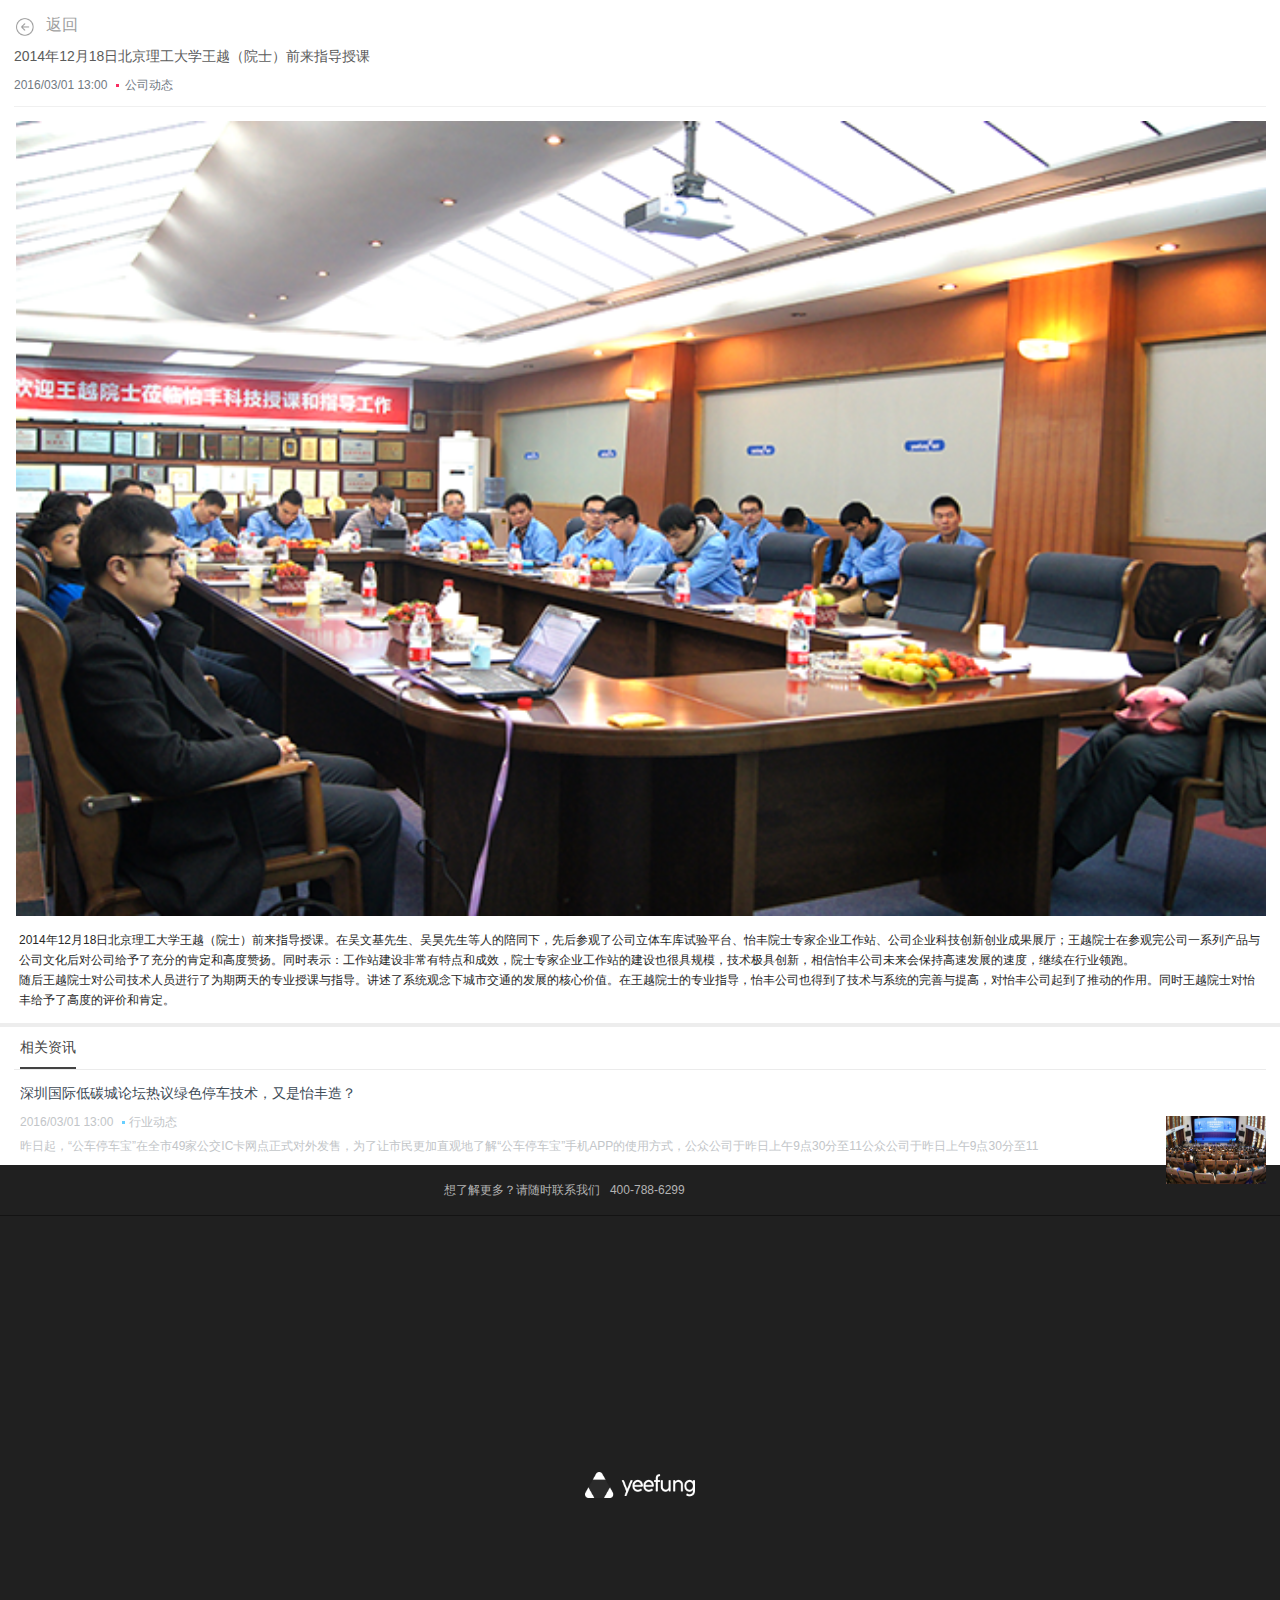
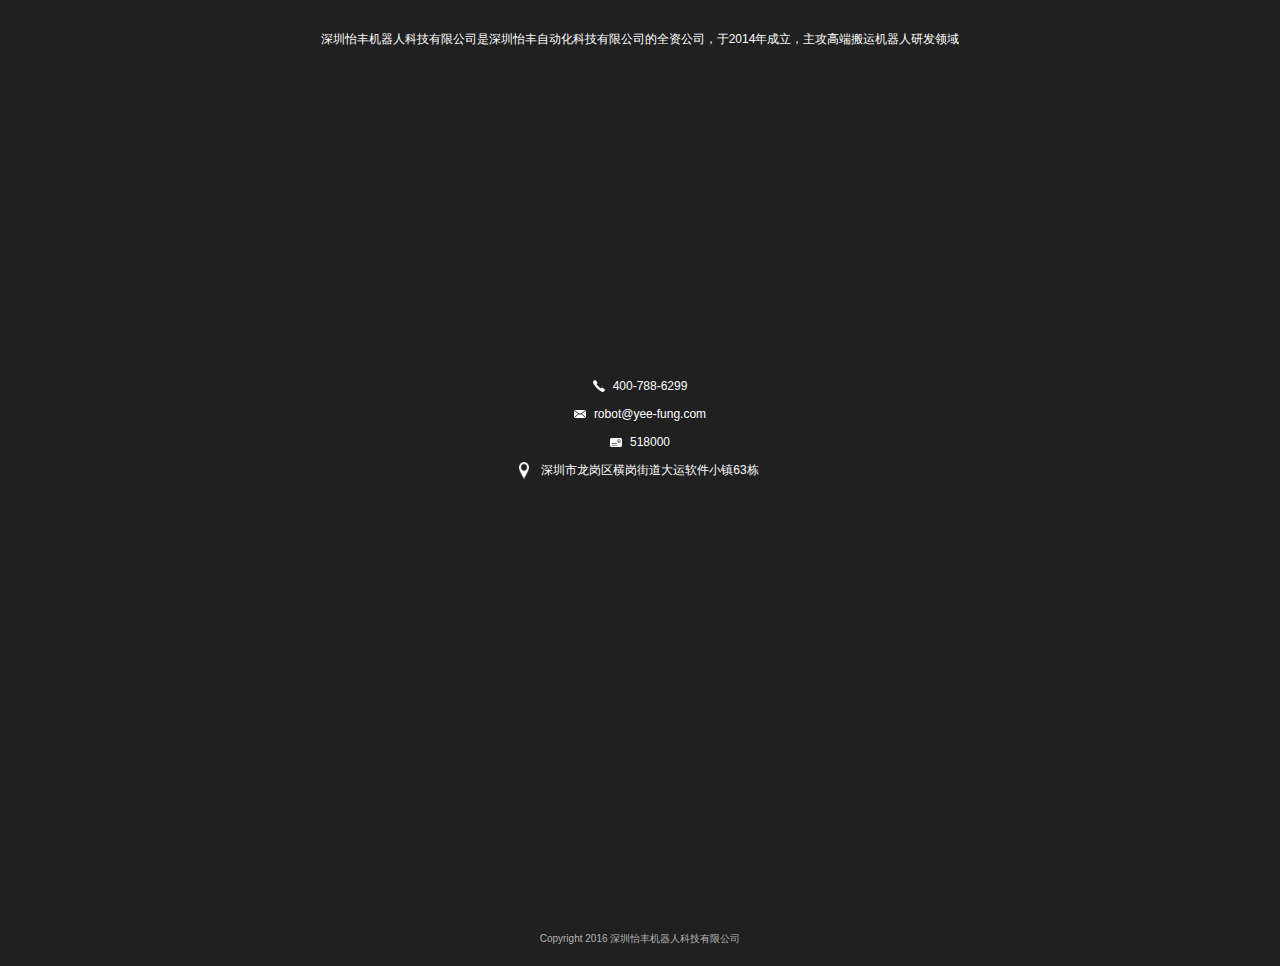
<file: newsDetail.html>
<!DOCTYPE html>
<html lang="en">
<head>
  <meta charset="UTF-8">
  <title>怡丰-新闻中心详情</title>
  <meta name="viewport" content="width=device-width, user-scalable=no, initial-scale=1.0, maximum-scale=1.0, minimum-scale=1.0">
  <link rel="stylesheet" type="text/css" href="css/reset.css">
  <link rel="stylesheet" type="text/css" href="css/common.css">
  <link rel="stylesheet" type="text/css" href="css/news.css">
</head>
<body>
  <!-- main -->
  <div class="news-container">
    <a href="./newsCenter.html" class="btn-back">返回</a>
    <h2 class="news-title">2014年12月18日北京理工大学王越（院士）前来指导授课</h2>
    <p class="news-info">2016/03/01 13:00<span class="company-news">公司动态</span></p>
    <div class="news-wrap">
      <img src="./img/news/tttt.png">
      <p>2014年12月18日北京理工大学王越（院士）前来指导授课。在吴文基先生、吴昊先生等人的陪同下，先后参观了公司立体车库试验平台、怡丰院士专家企业工作站、公司企业科技创新创业成果展厅；王越院士在参观完公司一系列产品与公司文化后对公司给予了充分的肯定和高度赞扬。同时表示：工作站建设非常有特点和成效，院士专家企业工作站的建设也很具规模，技术极具创新，相信怡丰公司未来会保持高速发展的速度，继续在行业领跑。</p>
      <p>随后王越院士对公司技术人员进行了为期两天的专业授课与指导。讲述了系统观念下城市交通的发展的核心价值。在王越院士的专业指导，怡丰公司也得到了技术与系统的完善与提高，对怡丰公司起到了推动的作用。同时王越院士对怡丰给予了高度的评价和肯定。</p>
    </div>
  </div>
  <div class="news-list">
    <div class="news-relative"><span>相关资讯</span></div>
    <div class="news-item recmand">
      <a href="./newsDetail.html">
        <h2>深圳国际低碳城论坛热议绿色停车技术，又是怡丰造？</h2>
        <div class="content-wrap">
          <img src="./img/news/t2.png">
          <div>
            <p>2016/03/01 13:00<span class="industry-news">行业动态</span></p>
            <p>昨日起，“公车停车宝”在全市49家公交IC卡网点正式对外发售，为了让市民更加直观地了解“公车停车宝”手机APP的使用方式，公众公司于昨日上午9点30分至11公众公司于昨日上午9点30分至11</p>
          </div>
        </div>
      </a>
    </div>
  </div>
  <!-- footer -->
  <div class="footer">
    <p class="know-more">想了解更多？请随时联系我们&nbsp;&nbsp;&nbsp;400-788-6299</p>
      <img class="footer-logo" src="./img/home/logo.png">
      <h1 class="center">深圳怡丰机器人科技有限公司是深圳怡丰自动化科技有限公司的全资公司，于2014年成立，主攻高端搬运机器人研发领域</h1>
      <div class="footer-content">
        <p class="phonecall">400-788-6299</p><br />
        <p class="email">robot@yee-fung.com</p><br />
        <p class="address-num">518000</p><br />
        <p class="address">深圳市龙岗区横岗街道大运软件小镇63栋</p>
      </div>
      <div class="copy-right">
        Copyright 2016 深圳怡丰机器人科技有限公司
      </div>
  </div>

  <script type="text/javascript" src="js/jquery-1.10.2.min.js"></script>
  <script type="text/javascript">
    $('.navbar-btn').on('click', function (e) {
      $('.navbar').fadeToggle()
    })
  </script>
</body>
</html>
</file>
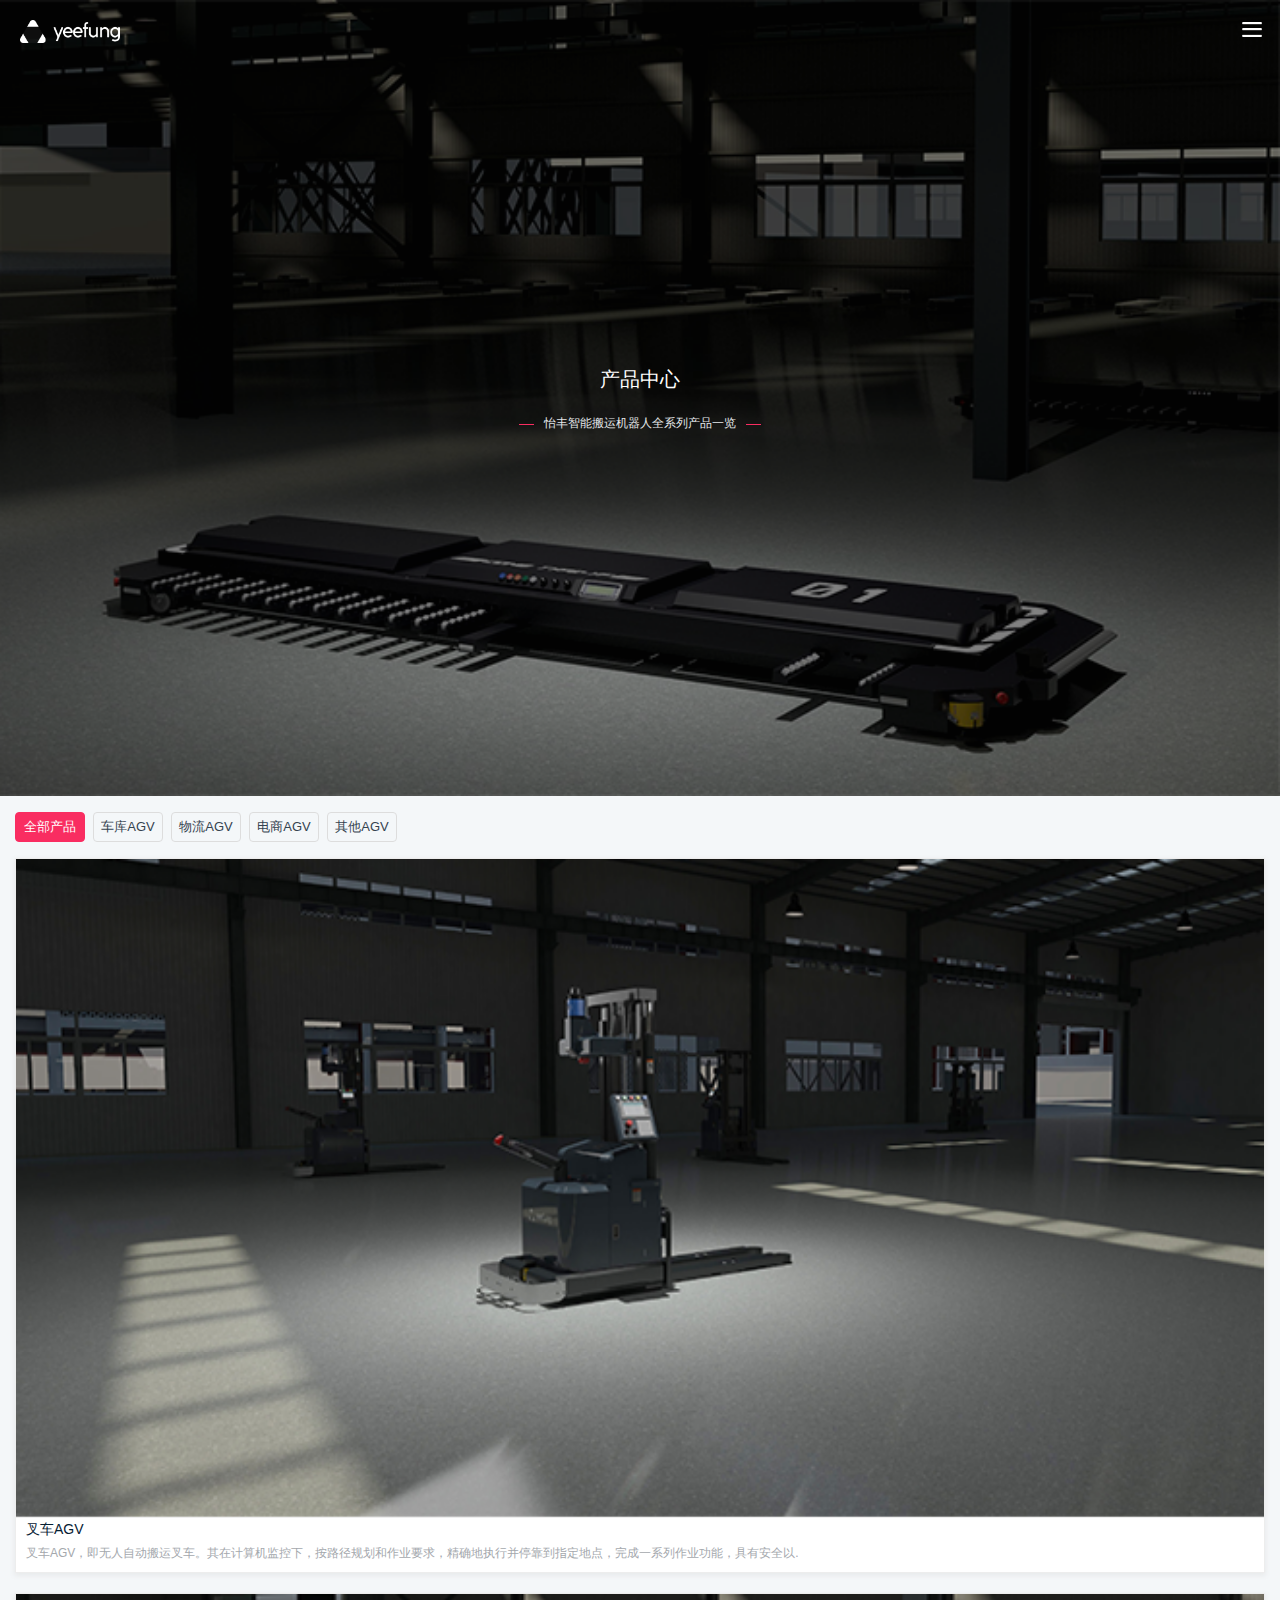
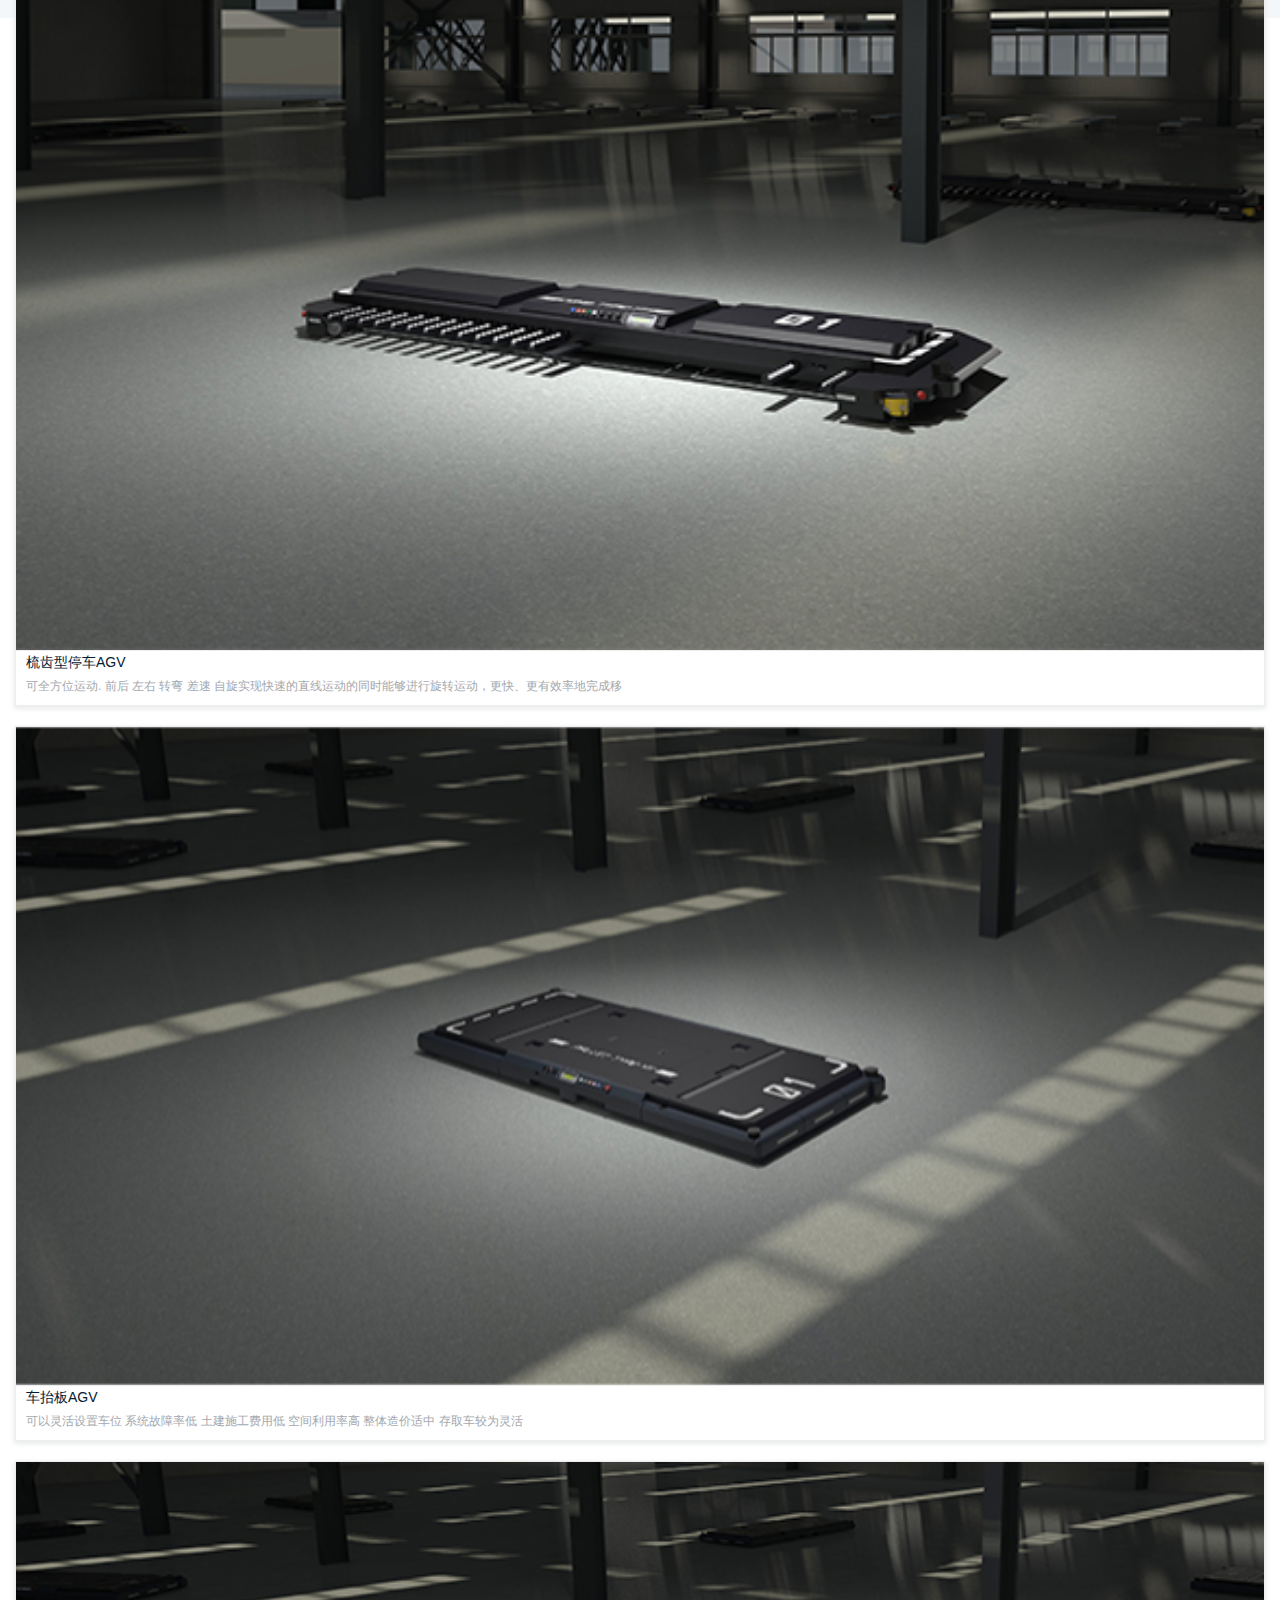
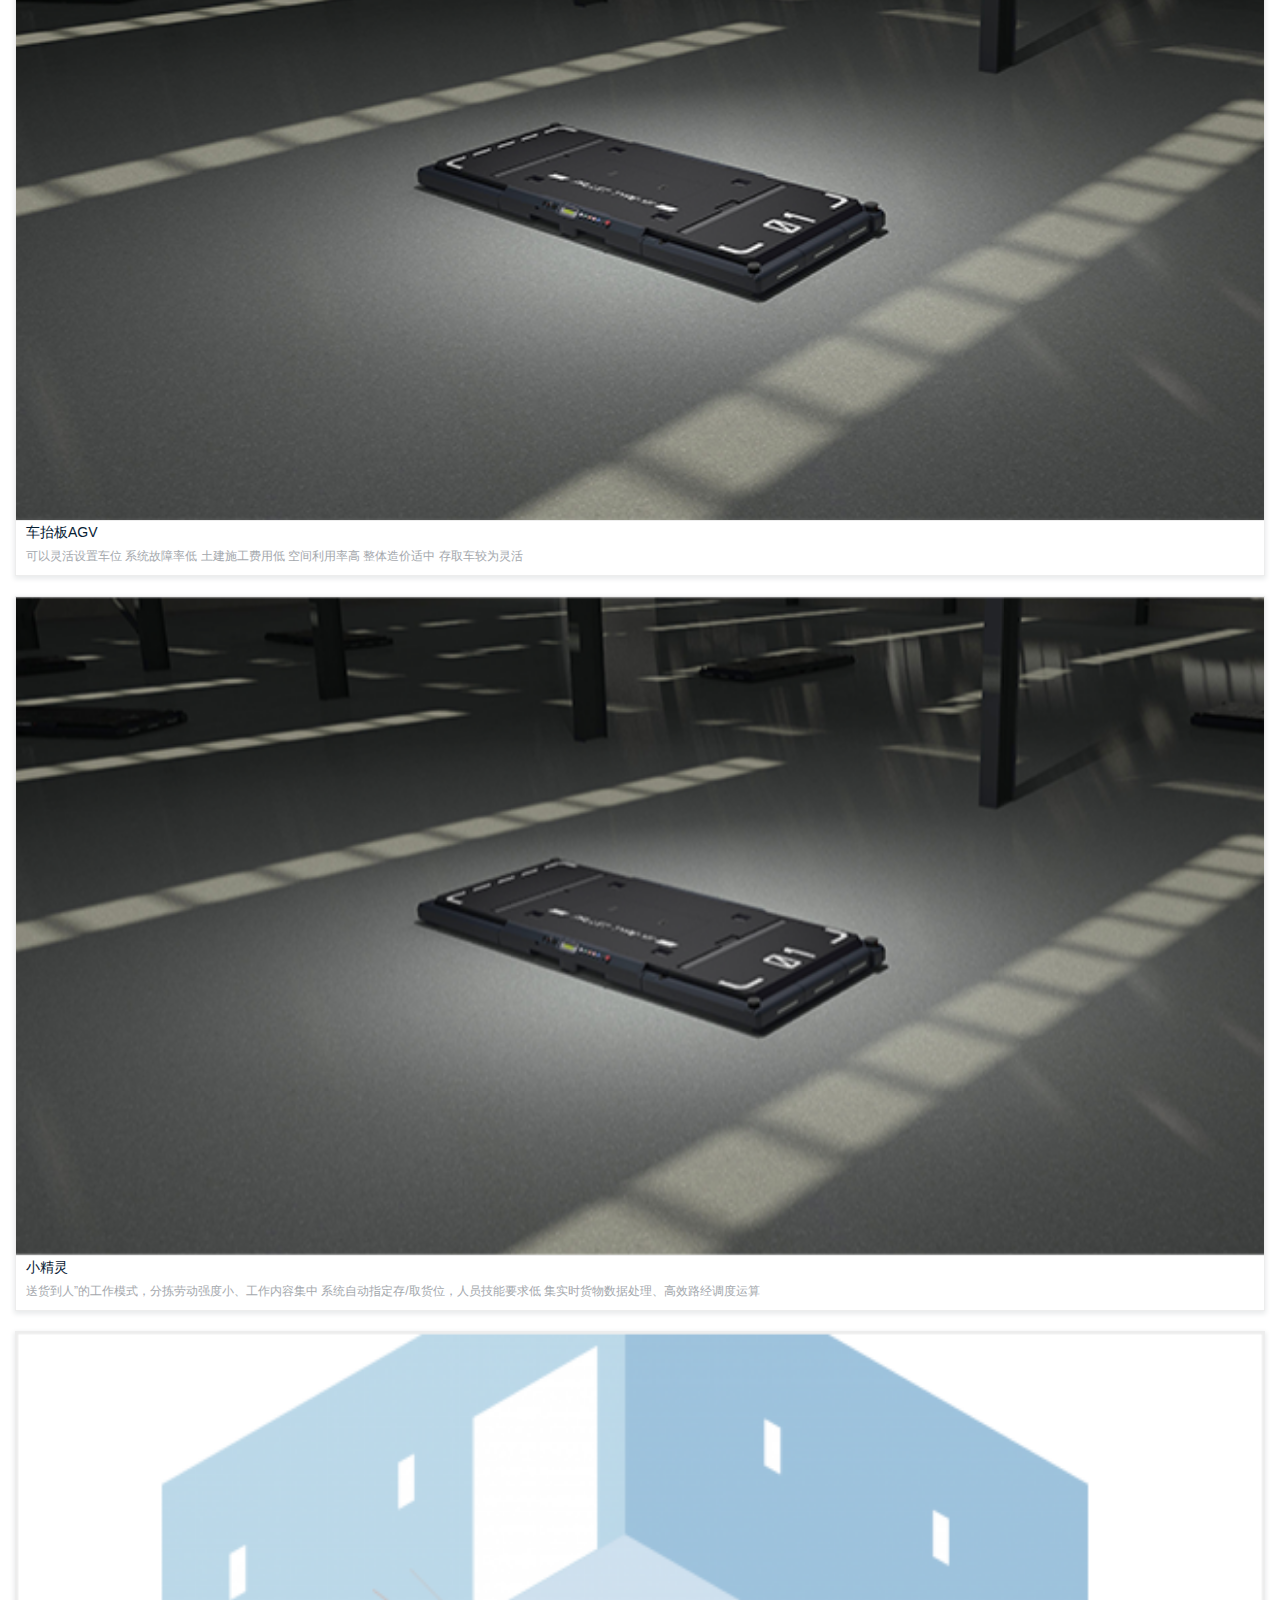
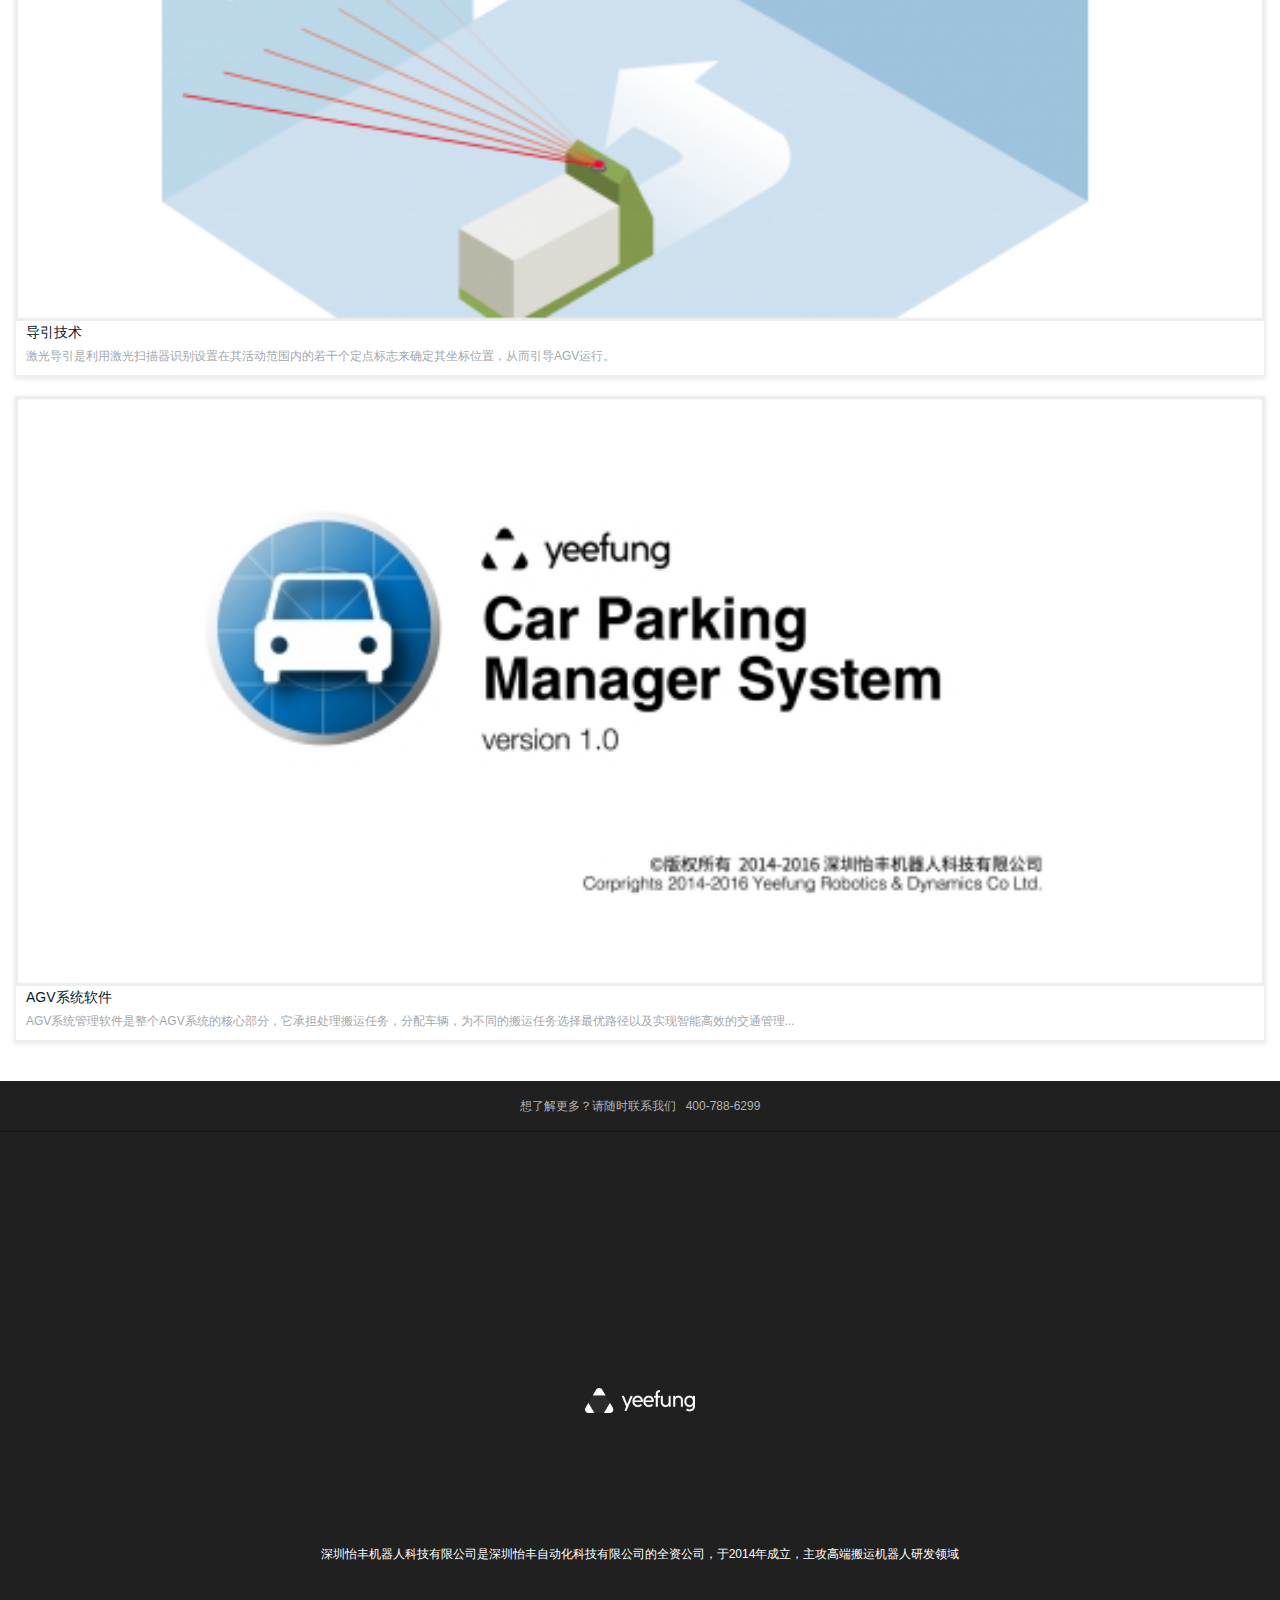
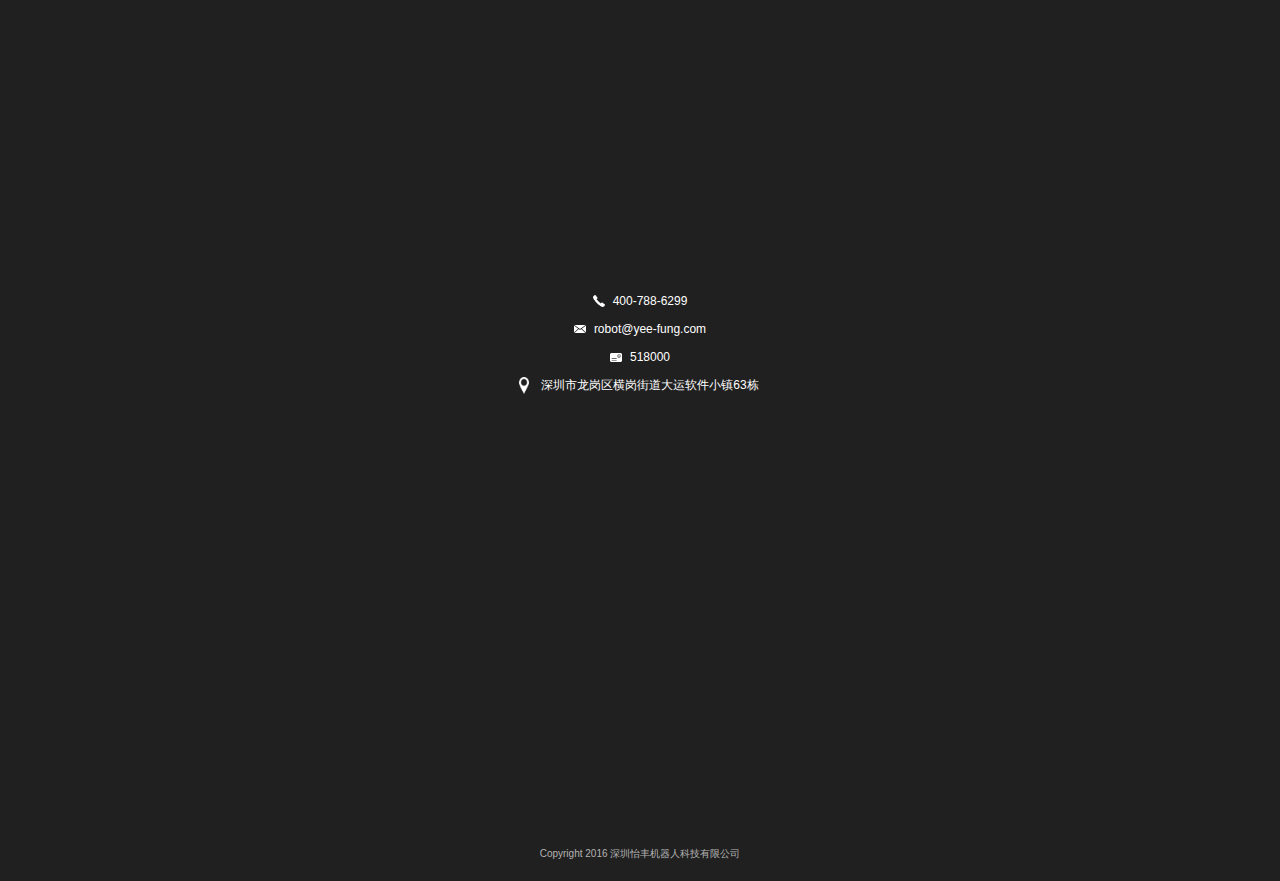
<file: productCenter.html>
<!DOCTYPE html>
<html lang="en">
<head>
  <meta charset="UTF-8">
  <title>怡丰-产品中心</title>
  <meta name="viewport" content="width=device-width, user-scalable=no, initial-scale=1.0, maximum-scale=1.0, minimum-scale=1.0">
  <link rel="stylesheet" type="text/css" href="css/reset.css">
  <link rel="stylesheet" type="text/css" href="css/common.css">
  <link rel="stylesheet" type="text/css" href="./css/lib/swiper.min.css">
  <link rel="stylesheet" type="text/css" href="css/product.css">
</head>
<body>
  <!-- header -->
  <div class="header">
    <img class="banner-bg" src="./img/product/product-bg.png">
    <div class="nav clearfix">
      <img class="logo" src="./img/home/logo.png">
      <a class="navbar-btn" href="javascript:void(0);"></a>
    </div>
    <div class="navbar">
      <a href="./index.html">怡丰首页</a>
      <a href="./productCenter.html">产品中心</a>
      <a href="./example.html">案例中心</a>
      <a href="./newsCenter.html">新闻中心</a>
      <a href="./download.html">下载中心</a>
      <a href="./about.html">关于我们</a>
      <a href="./employ.html">招贤纳士</a>
    </div>
    <div class="header-common">
      <div class="header-main">
        <h1 class="header-info">产品中心</h1>
        <span class="header-intro">怡丰智能搬运机器人全系列产品一览</span>
      </div>
    </div>
  </div>
  <div class="product-center">
    <div class="product-nav">
      <ul>
        <li><a href="./productCenter.html" class="active">全部产品</a></li>
        <li><a href="./productCenter.html">车库AGV</a></li>
        <li><a href="./productCenter.html">物流AGV</a></li>
        <li><a href="./productCenter.html">电商AGV</a></li>
        <li><a href="./productCenter.html">其他AGV</a></li>
      </ul>
    </div>
    <div class="product-wrap">
      <div class="poduct-list-bg"></div>
      <ul class="product-list">
        <li>
        <a href="./productDetail.html">
          <div class="swiper-container turn">
            <div class="swiper-wrapper">
              <div class="swiper-slide">
                <img src="./img/productCenter/1-1.png" alt="" />
              </div>
              <div class="swiper-slide">
                <img src="./img/productCenter/1-1.png" alt="" />
              </div>
              <div class="swiper-slide">
                <img src="./img/productCenter/1-1.png" alt="" />
              </div>
            </div>
          </div>
          <h6>叉车AGV</h6>
          <p>叉车AGV，即无人自动搬运叉车。其在计算机监控下，按路径规划和作业要求，精确地执行并停靠到指定地点，完成一系列作业功能，具有安全以.</p>
        </a>
        </li>
        <li>
        <a href="./productDetail.html">
          <div class="swiper-container turn">
            <div class="swiper-wrapper">
              <div class="swiper-slide">
                <img src="./img/productCenter/2-1.png" alt="" />
              </div>
              <div class="swiper-slide">
                <img src="./img/productCenter/2-1.png" alt="" />
              </div>
              <div class="swiper-slide">
                <img src="./img/productCenter/2-1.png" alt="" />
              </div>
            </div>
          </div>
          <h6>梳齿型停车AGV</h6>
          <p>可全方位运动. 前后 左右 转弯 差速 自旋实现快速的直线运动的同时能够进行旋转运动，更快、更有效率地完成移</p>
        </a>
        </li>
        <li>
        <a href="./productDetail.html">
          <div class="swiper-container turn">
            <div class="swiper-wrapper">
              <div class="swiper-slide">
                <img src="./img/productCenter/3-1.png" alt="" />
              </div>
              <div class="swiper-slide">
                <img src="./img/productCenter/3-1.png" alt="" />
              </div>
              <div class="swiper-slide">
                <img src="./img/productCenter/3-1.png" alt="" />
              </div>
            </div>
          </div>
          <h6>车抬板AGV</h6>
          <p>可以灵活设置车位    系统故障率低   土建施工费用低   空间利用率高   整体造价适中   存取车较为灵活</p>
        </a>
        </li>
        <li>
        <a href="./productDetail.html">
          <div>
            <img src="./img/productCenter/3-1.png">
          </div>
          <h6>车抬板AGV</h6>
          <p>可以灵活设置车位    系统故障率低   土建施工费用低   空间利用率高   整体造价适中   存取车较为灵活</p>
        </a>
        </li>
        <li>
        <a href="./productDetail.html">
          <div class="swiper-container turn">
            <div class="swiper-wrapper">
              <div class="swiper-slide">
                <img src="./img/productCenter/3-1.png" alt="" />
              </div>
              <div class="swiper-slide">
                <img src="./img/productCenter/3-1.png" alt="" />
              </div>
              <div class="swiper-slide">
                <img src="./img/productCenter/3-1.png" alt="" />
              </div>
            </div>
          </div>
          <h6>小精灵</h6>
          <p>送货到人”的工作模式，分拣劳动强度小、工作内容集中    系统自动指定存/取货位，人员技能要求低    集实时货物数据处理、高效路经调度运算</p>
        </a>
        </li>
        <li>
        <a href="./productDetail.html">
          <div class="swiper-container turn">
            <div class="swiper-wrapper">
              <div class="swiper-slide">
                <img src="./img/productCenter/5.png" alt="" />
              </div>
              <div class="swiper-slide">
                <img src="./img/productCenter/5.png" alt="" />
              </div>
              <div class="swiper-slide">
                <img src="./img/productCenter/5.png" alt="" />
              </div>
            </div>
          </div>
          <h6>导引技术</h6>
          <p>激光导引是利用激光扫描器识别设置在其活动范围内的若干个定点标志来确定其坐标位置，从而引导AGV运行。</p>
        </a>
        </li>
        <li>
        <a href="./productDetail.html">
          <div class="swiper-container turn">
            <div class="swiper-wrapper">
              <div class="swiper-slide">
                <img src="./img/productCenter/6.png" alt="" />
              </div>
              <div class="swiper-slide">
                <img src="./img/productCenter/6.png" alt="" />
              </div>
              <div class="swiper-slide">
                <img src="./img/productCenter/6.png" alt="" />
              </div>
            </div>
          </div>
          <h6>AGV系统软件</h6>
          <p>AGV系统管理软件是整个AGV系统的核心部分，它承担处理搬运任务，分配车辆，为不同的搬运任务选择最优路径以及实现智能高效的交通管理...</p>
        </a>
        </li>
      </ul>
    </div>

  </div>
  <!-- footer -->
  <div class="footer">
    <p class="know-more">想了解更多？请随时联系我们&nbsp;&nbsp;&nbsp;400-788-6299</p>
      <img class="footer-logo" src="./img/home/logo.png">
      <h1 class="center">深圳怡丰机器人科技有限公司是深圳怡丰自动化科技有限公司的全资公司，于2014年成立，主攻高端搬运机器人研发领域</h1>
      <div class="footer-content">
        <p class="phonecall">400-788-6299</p><br />
        <p class="email">robot@yee-fung.com</p><br />
        <p class="address-num">518000</p><br />
        <p class="address">深圳市龙岗区横岗街道大运软件小镇63栋</p>
      </div>
      <div class="copy-right">
        Copyright 2016 深圳怡丰机器人科技有限公司
      </div>
  </div>

  <script type="text/javascript" src="js/jquery-1.10.2.min.js"></script>
  <script type="text/javascript" src="js/swiper3.1.0.jquery.min.js"></script>
  <script type="text/javascript">
    $('.navbar-btn').on('click', function (e) {
      $('.navbar').fadeToggle()
    })

    var mySwiper = new Swiper('.swiper-container',{
      loop: true,
      grabCursor: true,
      paginationClickable: true,
      effect : 'slide',
      calculateHeight:true,
      speed: 300
    });
  </script>
</body>
</html>
</file>
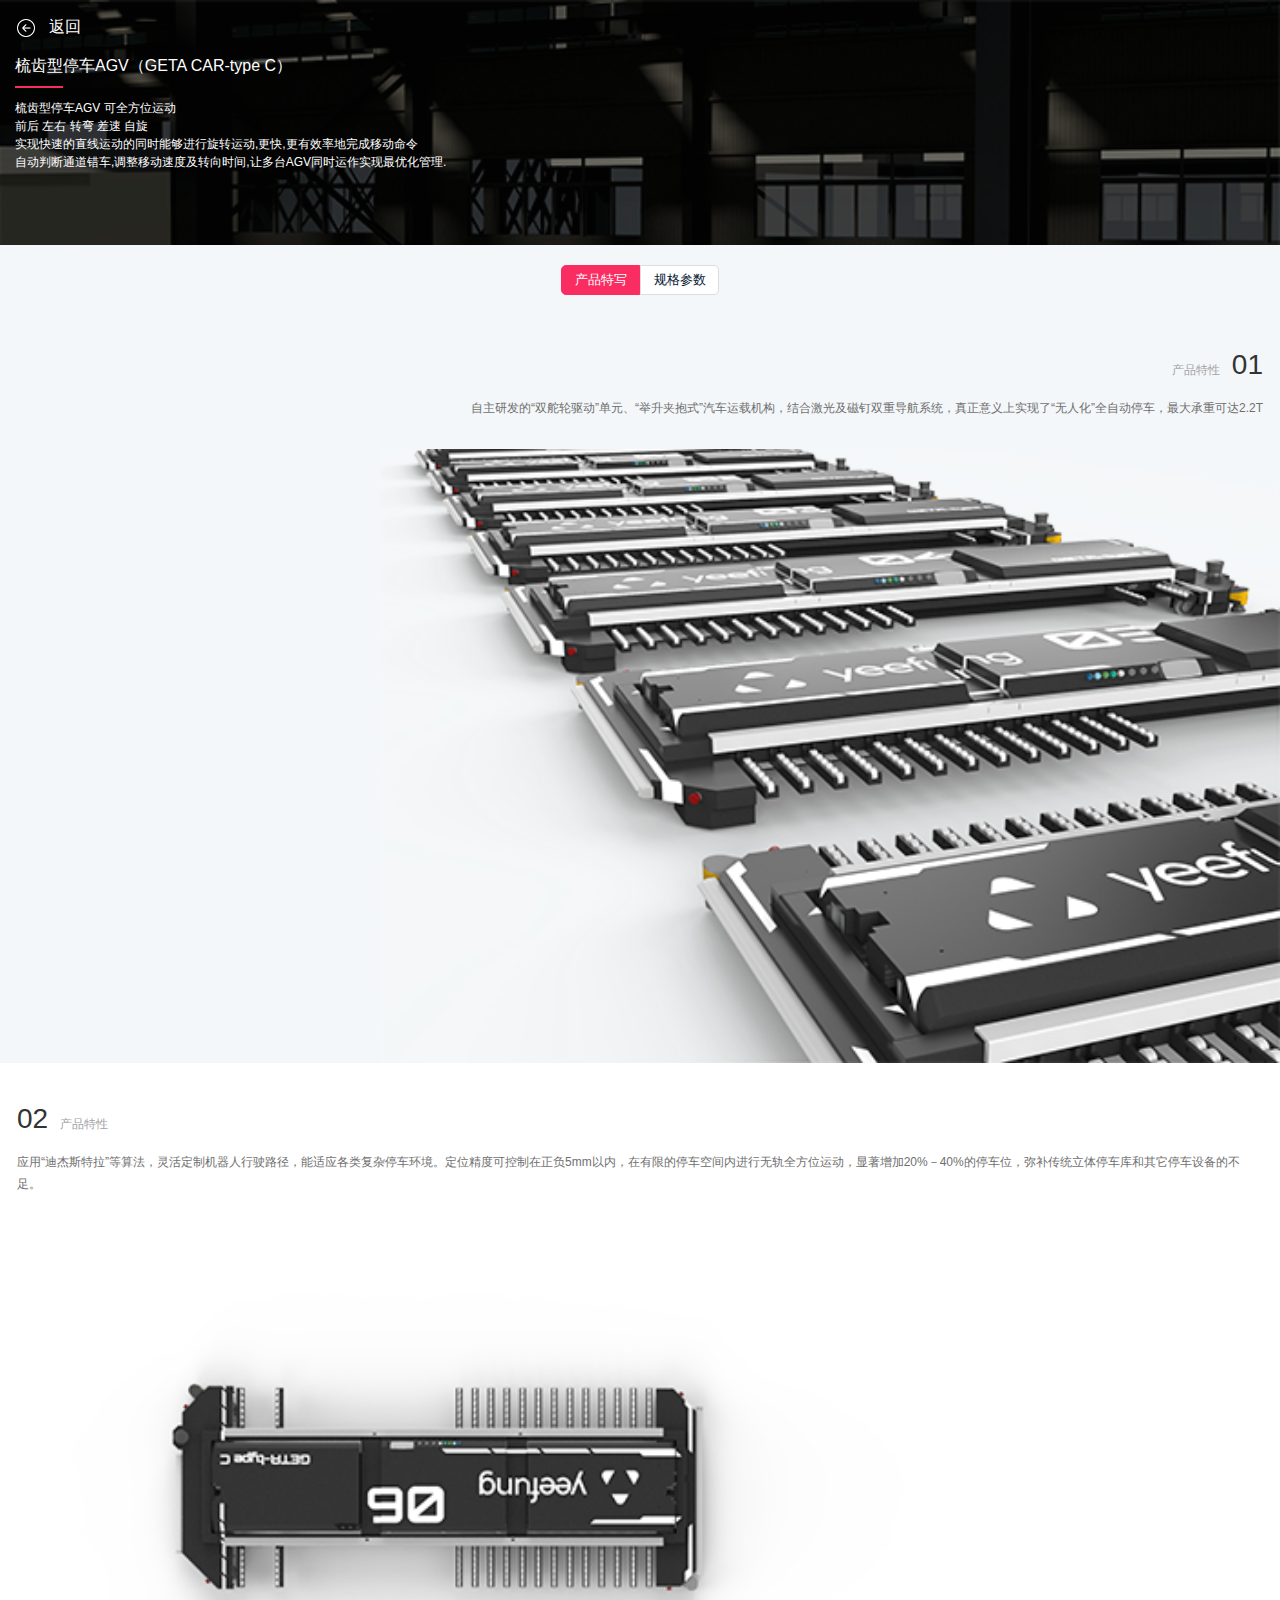
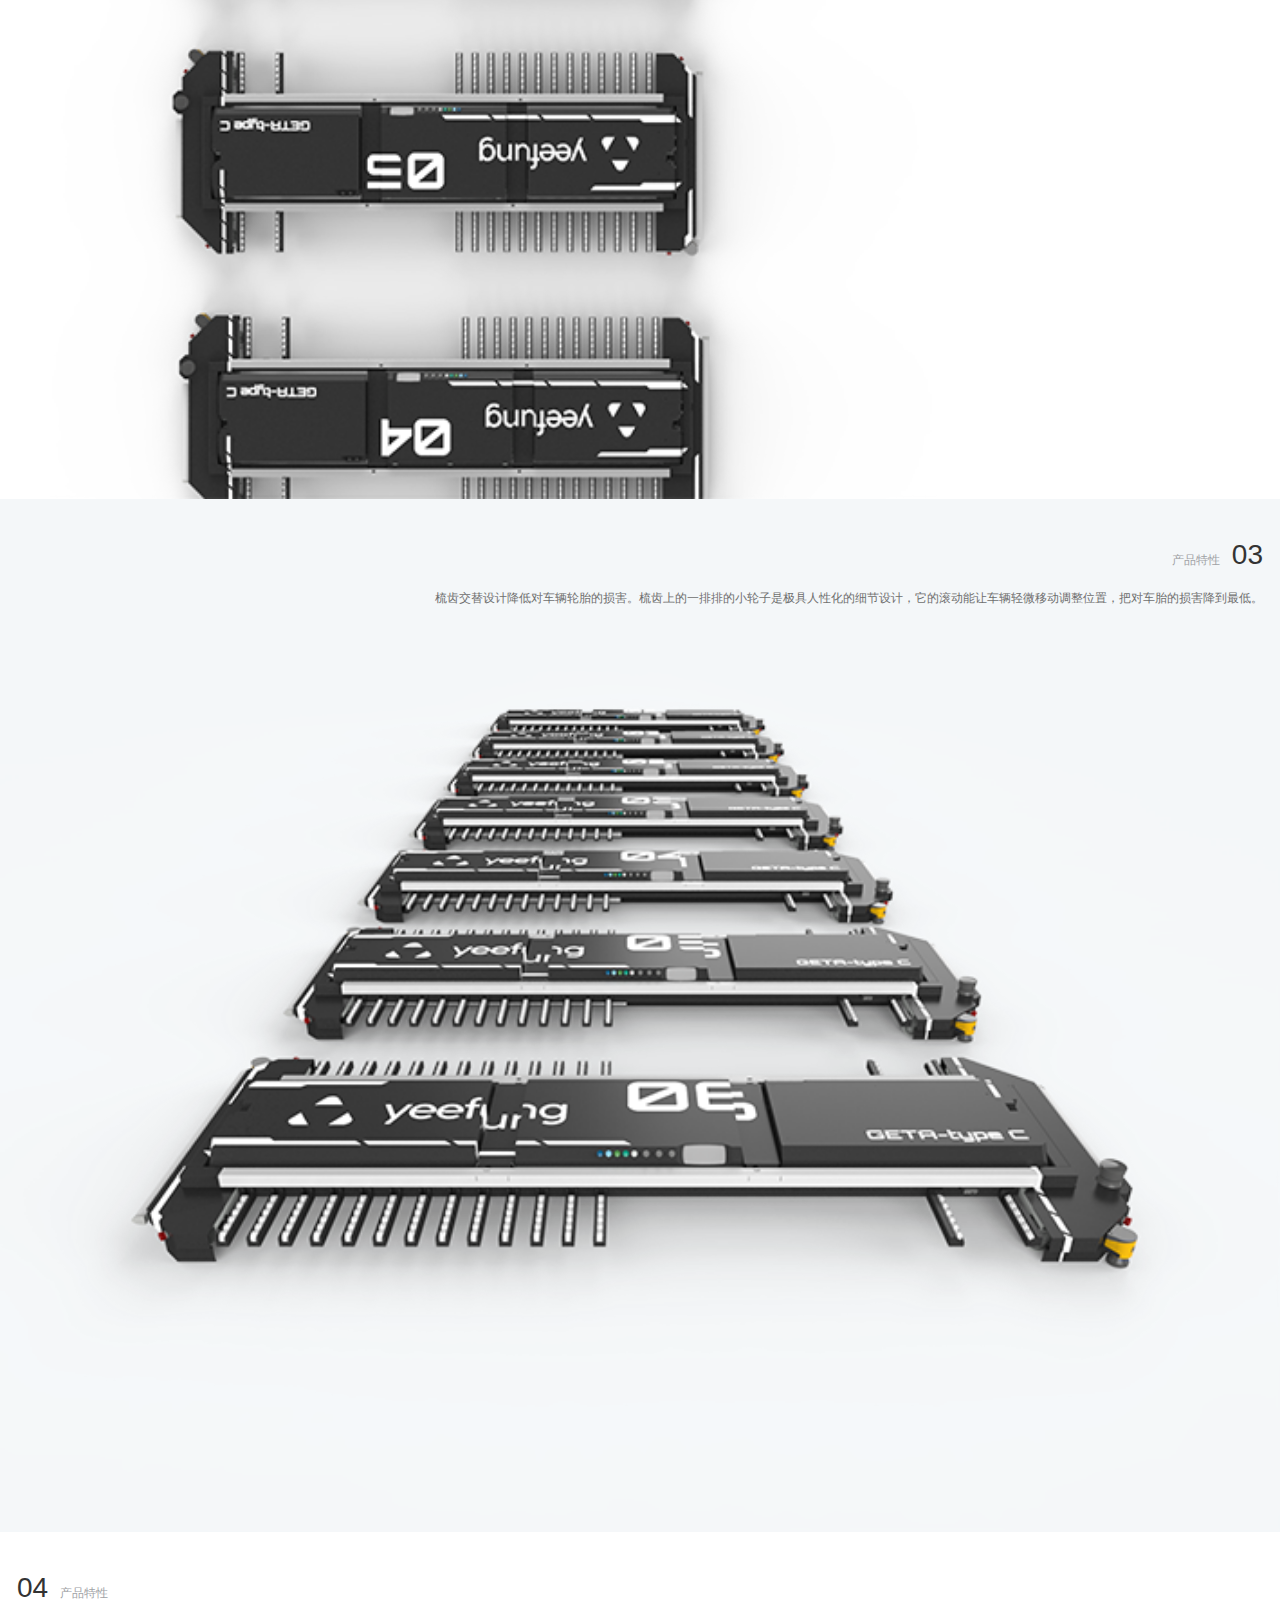
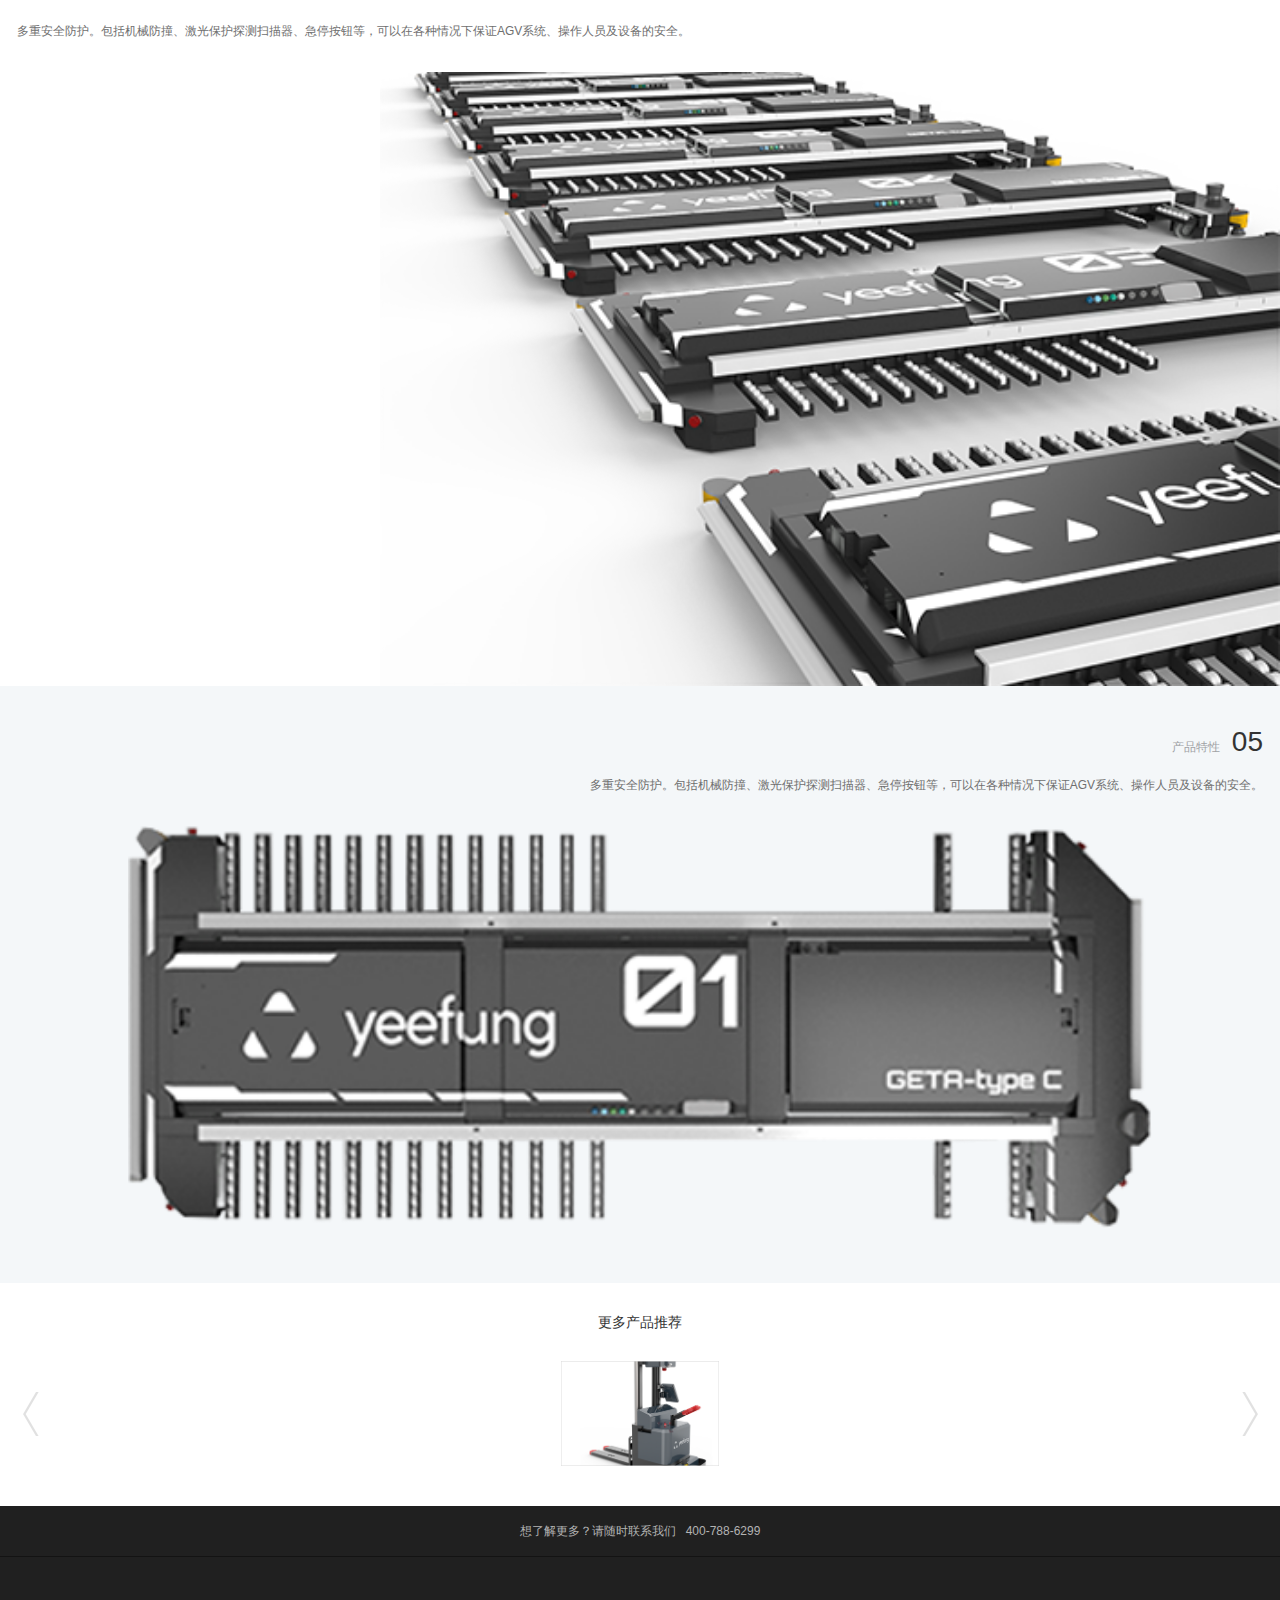
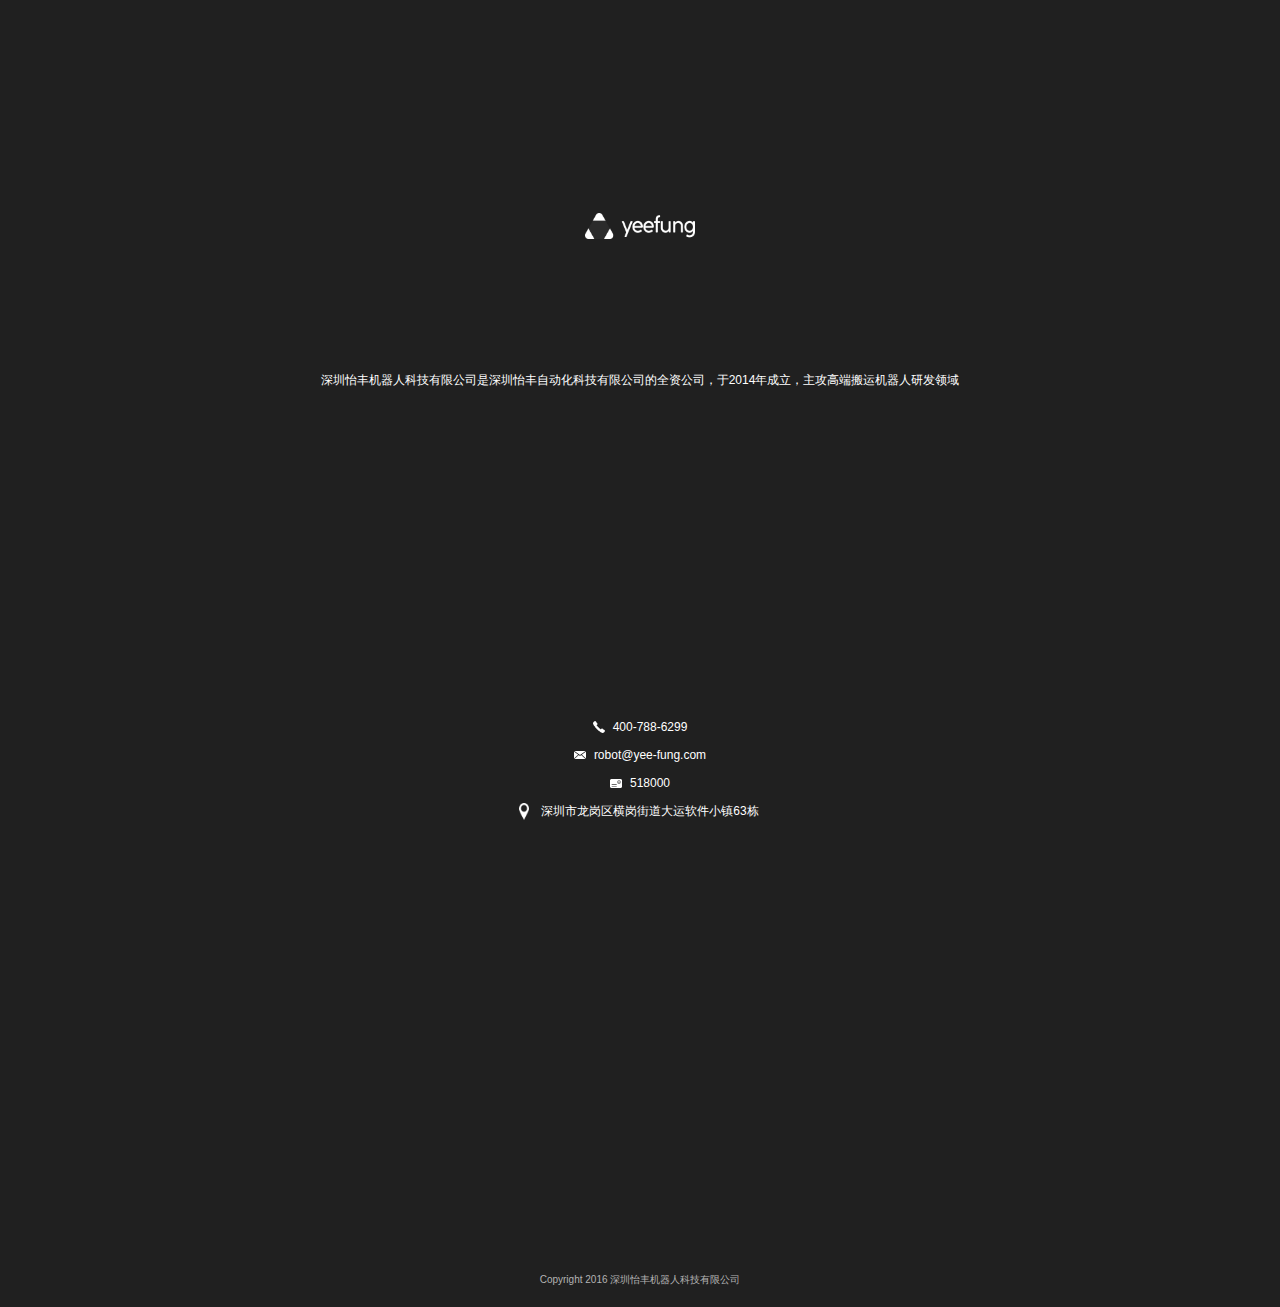
<file: productDetail.html>
<!DOCTYPE html>
<html lang="en">
<head>
  <meta charset="UTF-8">
  <title>怡丰-成功案例</title>
  <meta name="viewport" content="width=device-width, user-scalable=no, initial-scale=1.0, maximum-scale=1.0, minimum-scale=1.0">
  <link rel="stylesheet" type="text/css" href="css/reset.css">
  <link rel="stylesheet" type="text/css" href="css/common.css">
  <link rel="stylesheet" type="text/css" href="./css/lib/swiper.min.css">
  <link rel="stylesheet" type="text/css" href="css/product.css">
</head>
<body>
  <!-- header -->
  <div class="header">
    <div class="header-product">
      <a href="./productCenter.html" class="btn-back absolut">返回</a>
      <h2 class="clearfix">梳齿型停车AGV（GETA CAR-type C）</h2>
      <p>梳齿型停车AGV 可全方位运动</p>
      <p>前后 左右 转弯 差速 自旋</p>
      <p>实现快速的直线运动的同时能够进行旋转运动,更快,更有效率地完成移动命令</p>
      <p>自动判断通道错车,调整移动速度及转向时间,让多台AGV同时运作实现最优化管理.</p>
    </div>
  </div>
  <!-- main -->
  <div class="product-tab detail">
    <div class="product-title">
      <a href="./productDetail.html" class="active">产品特写</a>
      <a href="./productParams.html">规格参数</a>
    </div>
    <div class="product-content">
      <ul class="product-detail">
        <li>
          <h6>产品特性<span>01</span></h6>
          <p>自主研发的“双舵轮驱动”单元、“举升夹抱式”汽车运载机构，结合激光及磁钉双重导航系统，真正意义上实现了“无人化”全自动停车，最大承重可达2.2T</p>
          <img src="./img/product/1.png">
        </li>
        <li>
          <h6><span>02</span>产品特性</h6>
          <p>应用“迪杰斯特拉”等算法，灵活定制机器人行驶路径，能适应各类复杂停车环境。定位精度可控制在正负5mm以内，在有限的停车空间内进行无轨全方位运动，显著增加20%－40%的停车位，弥补传统立体停车库和其它停车设备的不足。</p>
          <img class="full-img" src="./img/product/2.png">
        </li>
        <li>
          <h6>产品特性<span>03</span></h6>
          <p>梳齿交替设计降低对车辆轮胎的损害。梳齿上的一排排的小轮子是极具人性化的细节设计，它的滚动能让车辆轻微移动调整位置，把对车胎的损害降到最低。</p>
          <img class="full-img" src="./img/product/3.png">
        </li>
        <li>
          <h6><span>04</span>产品特性</h6>
          <p>多重安全防护。包括机械防撞、激光保护探测扫描器、急停按钮等，可以在各种情况下保证AGV系统、操作人员及设备的安全。</p>
          <img src="./img/product/4.png">
        </li>
        <li>
          <h6>产品特性<span>05</span></h6>
          <p>多重安全防护。包括机械防撞、激光保护探测扫描器、急停按钮等，可以在各种情况下保证AGV系统、操作人员及设备的安全。</p>
          <img class="center-img" src="./img/product/5.png">
        </li>
      </ul>
    </div>
  </div>
  <div class="more-product">
    <p>更多产品推荐</p>
    <div class="more-wrap">
      <div class="swiper-container slider">
        <div class="swiper-wrapper">
          <div class="swiper-slide">
            <img src="./img/product/slider-bg.png" alt="" />
          </div>
          <div class="swiper-slide">
            <img src="./img/product/slider-bg.png" alt="" />
          </div>
          <div class="swiper-slide">
            <img src="./img/product/slider-bg.png" alt="" />
          </div>
        </div>
      </div>
      <div class="swiper-button-prev swiper-button-gray"></div>
      <div class="swiper-button-next swiper-button-gray"></div>
    </div>
  </div>
  <!-- footer -->
  <div class="footer">
    <p class="know-more">想了解更多？请随时联系我们&nbsp;&nbsp;&nbsp;400-788-6299</p>
      <img class="footer-logo" src="./img/home/logo.png">
      <h1 class="center">深圳怡丰机器人科技有限公司是深圳怡丰自动化科技有限公司的全资公司，于2014年成立，主攻高端搬运机器人研发领域</h1>
      <div class="footer-content">
        <p class="phonecall">400-788-6299</p><br />
        <p class="email">robot@yee-fung.com</p><br />
        <p class="address-num">518000</p><br />
        <p class="address">深圳市龙岗区横岗街道大运软件小镇63栋</p>
      </div>
      <div class="copy-right">
        Copyright 2016 深圳怡丰机器人科技有限公司
      </div>
  </div>
  
  <script type="text/javascript" src="js/jquery-1.10.2.min.js"></script>
  <script type="text/javascript" src="js/swiper3.1.0.jquery.min.js"></script>
  <script type="text/javascript">
    var mySwiper = new Swiper('.swiper-container',{
      loop: true,
      grabCursor: false,
      paginationClickable: false,
      effect : 'slide',
      speed: 300,
      prevButton:'.swiper-button-prev',
      nextButton:'.swiper-button-next'
    });
  </script>
</body>
</html>
</file>
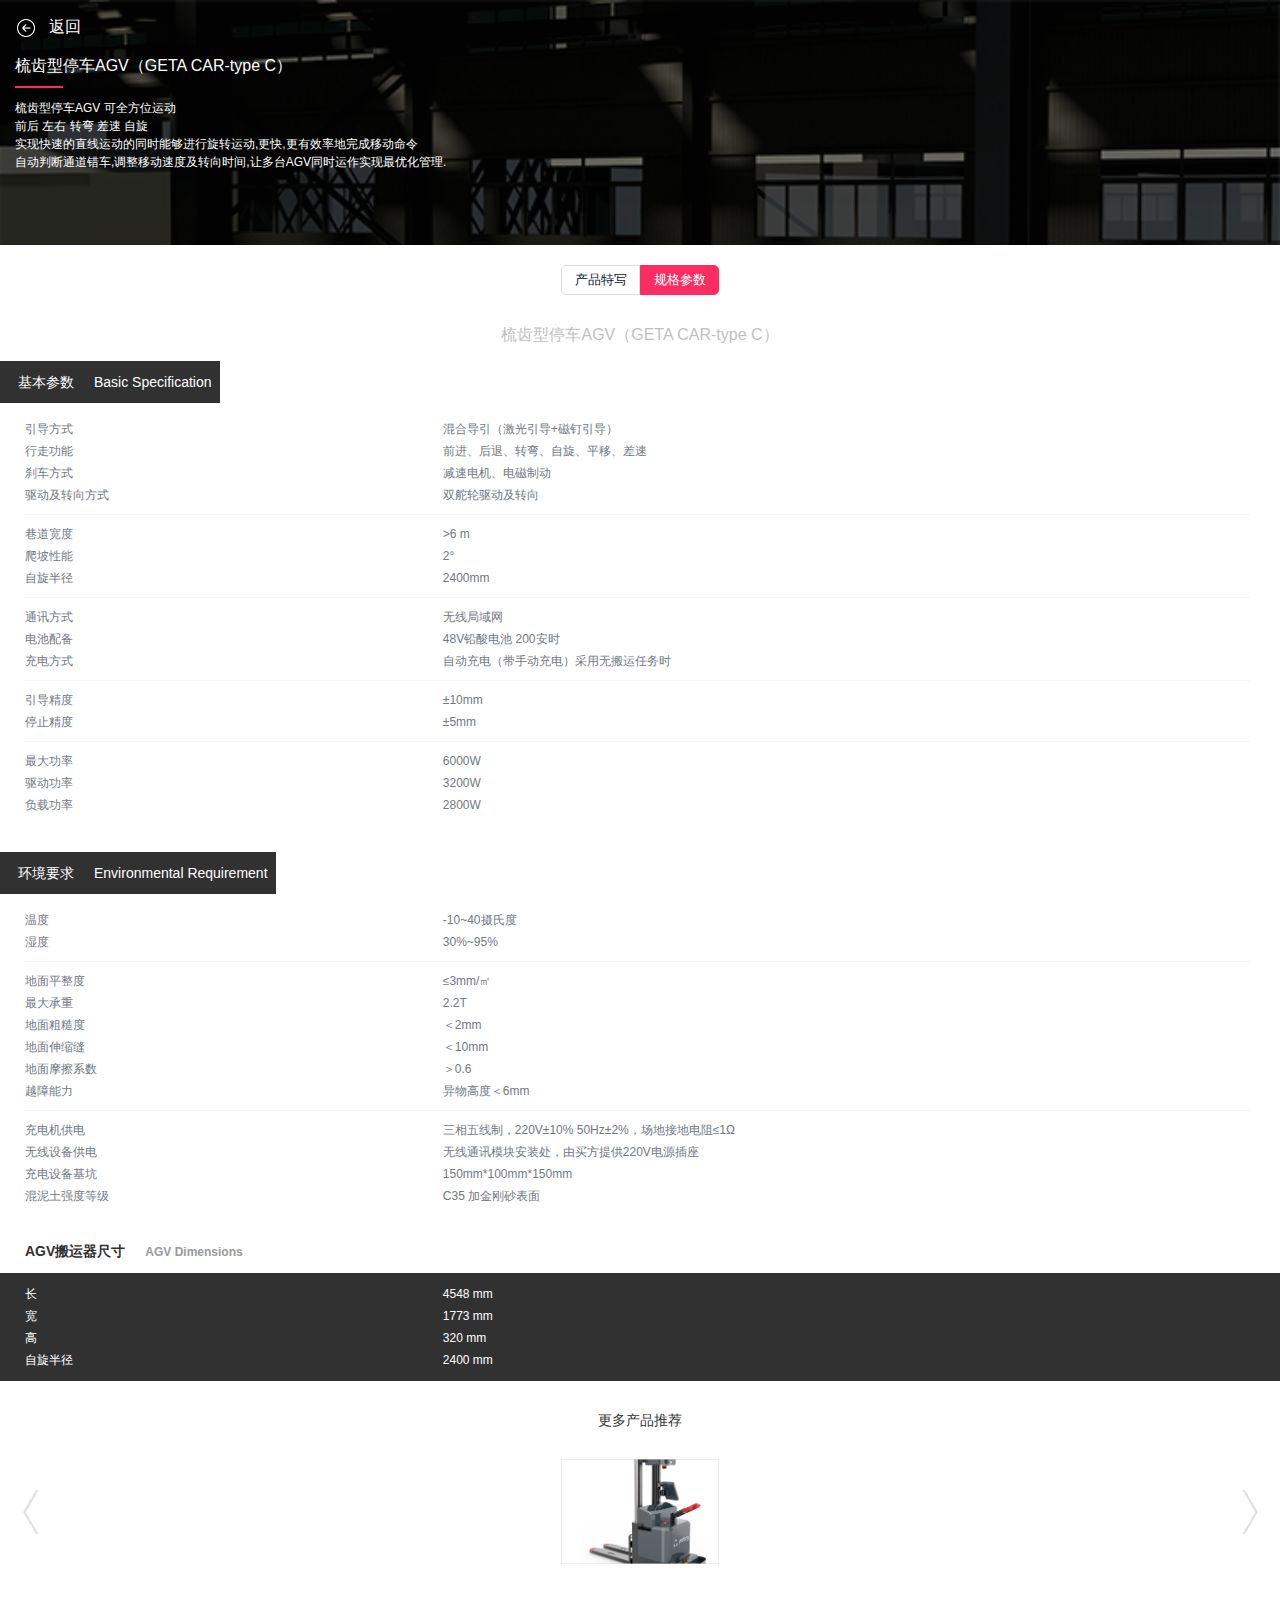
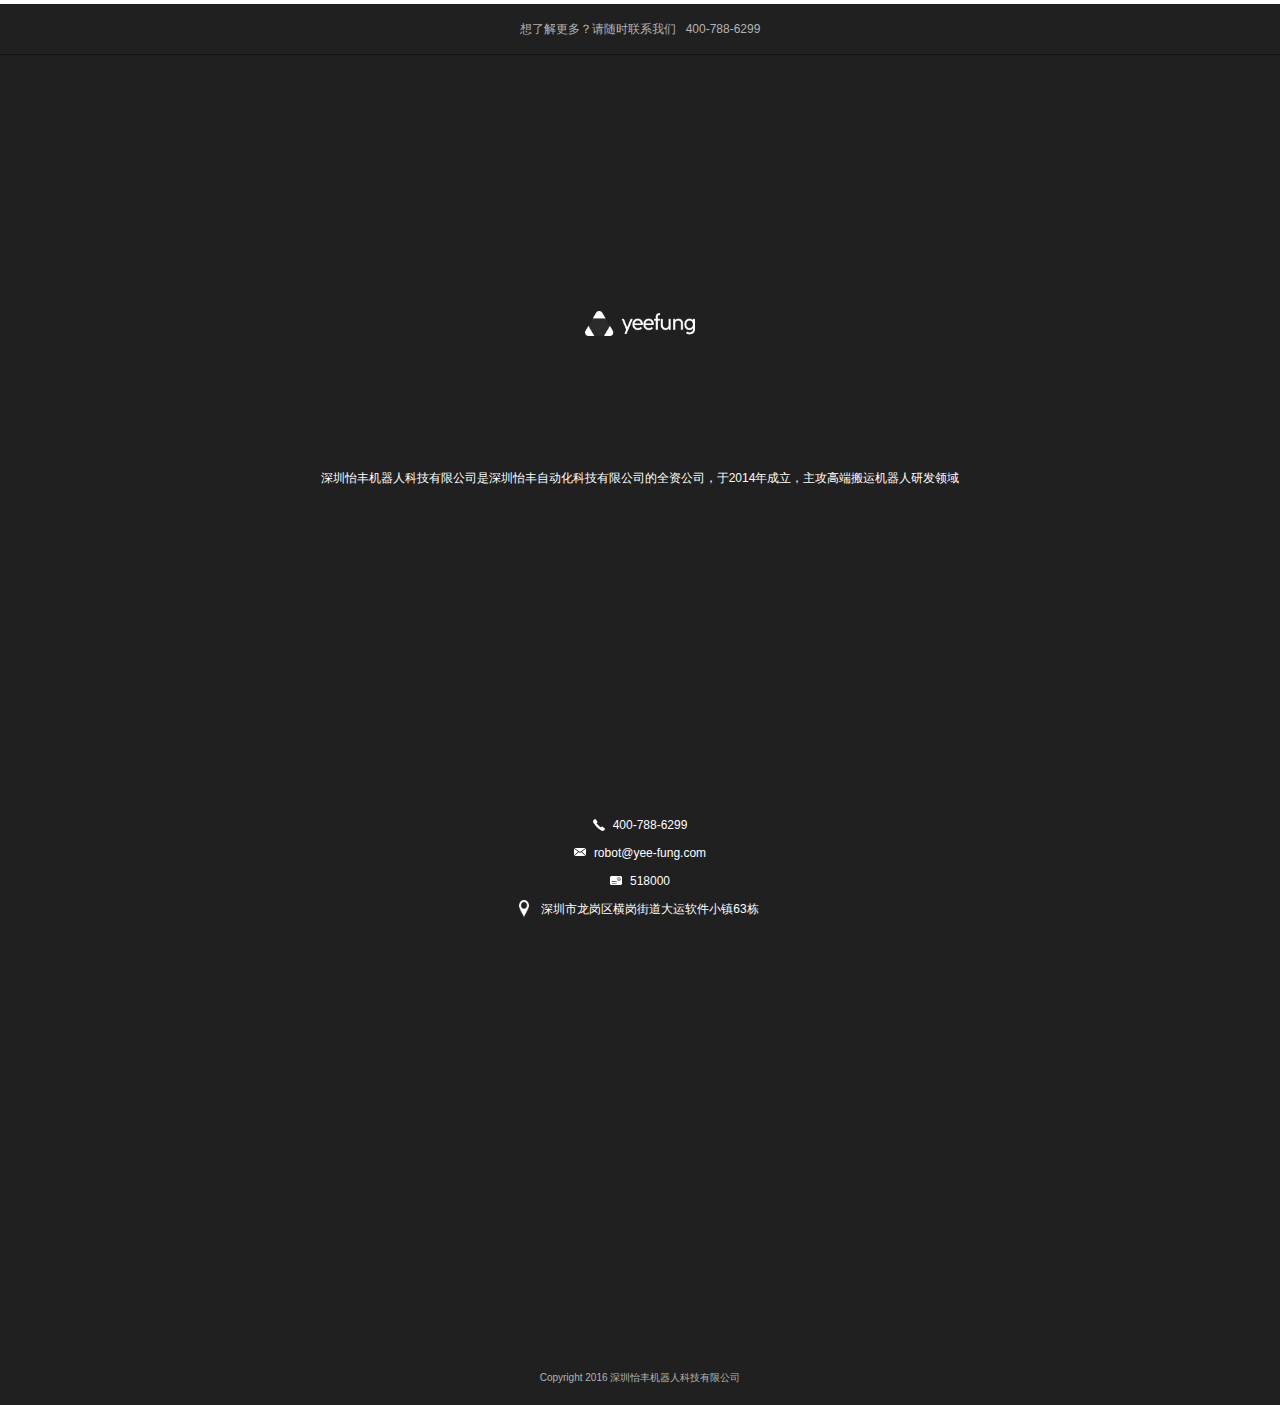
<file: productParams.html>
<!DOCTYPE html>
<html lang="en">
<head>
  <meta charset="UTF-8">
  <title>怡丰-产品参数</title>
  <meta name="viewport" content="width=device-width, user-scalable=no, initial-scale=1.0, maximum-scale=1.0, minimum-scale=1.0">
  <link rel="stylesheet" type="text/css" href="css/reset.css">
  <link rel="stylesheet" type="text/css" href="css/common.css">
  <link rel="stylesheet" type="text/css" href="./css/lib/swiper.min.css">
  <link rel="stylesheet" type="text/css" href="css/product.css">
</head>
<body>
  <!-- header -->
  <div class="header">
    <div class="header-product">
      <a href="./productCenter.html" class="btn-back absolut">返回</a>
      <h2 class="clearfix">梳齿型停车AGV（GETA CAR-type C）</h2>
      <p>梳齿型停车AGV 可全方位运动</p>
      <p>前后 左右 转弯 差速 自旋</p>
      <p>实现快速的直线运动的同时能够进行旋转运动,更快,更有效率地完成移动命令</p>
      <p>自动判断通道错车,调整移动速度及转向时间,让多台AGV同时运作实现最优化管理.</p>
    </div>
  </div>
  <!-- main -->
  <div class="product-tab">
    <div class="product-title">
      <a href="./productDetail.html">产品特写</a>
      <a href="./productParams.html" class="active">规格参数</a>
    </div>
    <div class="product-content params">
      <h3 class="param-product">梳齿型停车AGV（GETA CAR-type C）</h3>
      <div class="param-item clearfix">
        <h6>基本参数<span>Basic Specification</span></h6>
        <ul>
          <li>
            <p>
              <span>引导方式</span>
              <span>混合导引（激光引导+磁钉引导）</span>
            </p>
            <p>
              <span>行走功能</span>
              <span>前进、后退、转弯、自旋、平移、差速</span>
            </p>
            <p>
              <span>刹车方式</span>
              <span>减速电机、电磁制动</span>
            </p>
            <p>
              <span>驱动及转向方式</span>
              <span>双舵轮驱动及转向</span>
            </p>
          </li>
          <li>
            <p>
              <span>巷道宽度</span>
              <span>>6 m</span>
            </p>
            <p>
              <span>爬坡性能</span>
              <span>2°</span>
            </p>
            <p>
              <span>自旋半径</span>
              <span>2400mm</span>
            </p>
          </li>
          <li>
            <p>
              <span>通讯方式</span>
              <span>无线局域网</span>
            </p>
            <p>
              <span>电池配备</span>
              <span>48V铅酸电池 200安时</span>
            </p>
            <p>
              <span>充电方式</span>
              <span>自动充电（带手动充电）采用无搬运任务时</span>
            </p>
          </li>
          <li>
            <p>
              <span>引导精度</span>
              <span>±10mm</span>
            </p>
            <p>
              <span>停止精度</span>
              <span>±5mm</span>
            </p>
          </li>
          <li>
            <p>
              <span>最大功率</span>
              <span>6000W</span>
            </p>
            <p>
              <span>驱动功率</span>
              <span>3200W</span>
            </p>
            <p>
              <span>负载功率</span>
              <span>2800W</span>
            </p>
          </li>
        </ul>
      </div>
      <div class="param-item">
        <h6>环境要求<span>Environmental Requirement</span></h6>
        <ul>
          <li>
            <p>
              <span>温度</span>
              <span>-10~40摄氏度</span>
            </p>
            <p>
              <span>湿度</span>
              <span>30%~95%</span>
            </p>
          </li>
          <li>
            <p>
              <span>地面平整度</span>
              <span>≤3mm/㎡</span>
            </p>
            <p>
              <span>最大承重</span>
              <span>2.2T</span>
            </p>
            <p>
              <span>地面粗糙度</span>
              <span>＜2mm</span>
            </p>
            <p>
              <span>地面伸缩缝</span>
              <span>＜10mm</span>
            </p>
            <p>
              <span>地面摩擦系数</span>
              <span>＞0.6</span>
            </p>
            <p>
              <span>越障能力</span>
              <span>异物高度＜6mm</span>
            </p>
          </li>
          <li>
            <p>
              <span>充电机供电</span>
              <span>三相五线制，220V±10% 50Hz±2%，场地接地电阻≤1Ω</span>
            </p>
            <p>
              <span>无线设备供电</span>
              <span>无线通讯模块安装处，由买方提供220V电源插座</span>
            </p>
            <p>
              <span>充电设备基坑</span>
              <span>150mm*100mm*150mm</span>
            </p>
            <p>
              <span>混泥土强度等级</span>
              <span>C35 加金刚砂表面</span>
            </p>
          </li>
        </ul>
      </div>
      <div class="param-item param-item-s">
        <h5>AGV搬运器尺寸<span>AGV Dimensions</span></h5>
        <ul>
          <li>
            <p>
              <span>长</span>
              <span>4548 mm</span>
            </p>
            <p>
              <span>宽</span>
              <span>1773 mm</span>
            </p>
            <p>
              <span>高</span>
              <span>320 mm</span>
            </p>
            <p>
              <span>自旋半径</span>
              <span>2400 mm</span>
            </p>
          </li>
        </ul>
      </div>

      <div class="more-product">
        <p>更多产品推荐</p>
        <div class="more-wrap">
          <div class="swiper-container slider">
            <div class="swiper-wrapper">
              <div class="swiper-slide">
                <img src="./img/product/slider-bg.png" alt="" />
              </div>
              <div class="swiper-slide">
                <img src="./img/product/slider-bg.png" alt="" />
              </div>
              <div class="swiper-slide">
                <img src="./img/product/slider-bg.png" alt="" />
              </div>
            </div>
          </div>
          <div class="swiper-button-prev swiper-button-gray"></div>
          <div class="swiper-button-next swiper-button-gray"></div>
        </div>
      </div>
    </div>
  </div>
  <!-- footer -->
  <div class="footer">
    <p class="know-more">想了解更多？请随时联系我们&nbsp;&nbsp;&nbsp;400-788-6299</p>
      <img class="footer-logo" src="./img/home/logo.png">
      <h1 class="center">深圳怡丰机器人科技有限公司是深圳怡丰自动化科技有限公司的全资公司，于2014年成立，主攻高端搬运机器人研发领域</h1>
      <div class="footer-content">
        <p class="phonecall">400-788-6299</p><br />
        <p class="email">robot@yee-fung.com</p><br />
        <p class="address-num">518000</p><br />
        <p class="address">深圳市龙岗区横岗街道大运软件小镇63栋</p>
      </div>
      <div class="copy-right">
        Copyright 2016 深圳怡丰机器人科技有限公司
      </div>
  </div>
  
  <script type="text/javascript" src="js/jquery-1.10.2.min.js"></script>
  <script type="text/javascript" src="js/swiper3.1.0.jquery.min.js"></script>
  <script type="text/javascript">
    var mySwiper = new Swiper('.swiper-container',{
      loop: true,
      grabCursor: false,
      paginationClickable: false,
      effect : 'slide',
      speed: 300,
      prevButton:'.swiper-button-prev',
      nextButton:'.swiper-button-next'
    });
  </script>
</body> 
</html>
</file>
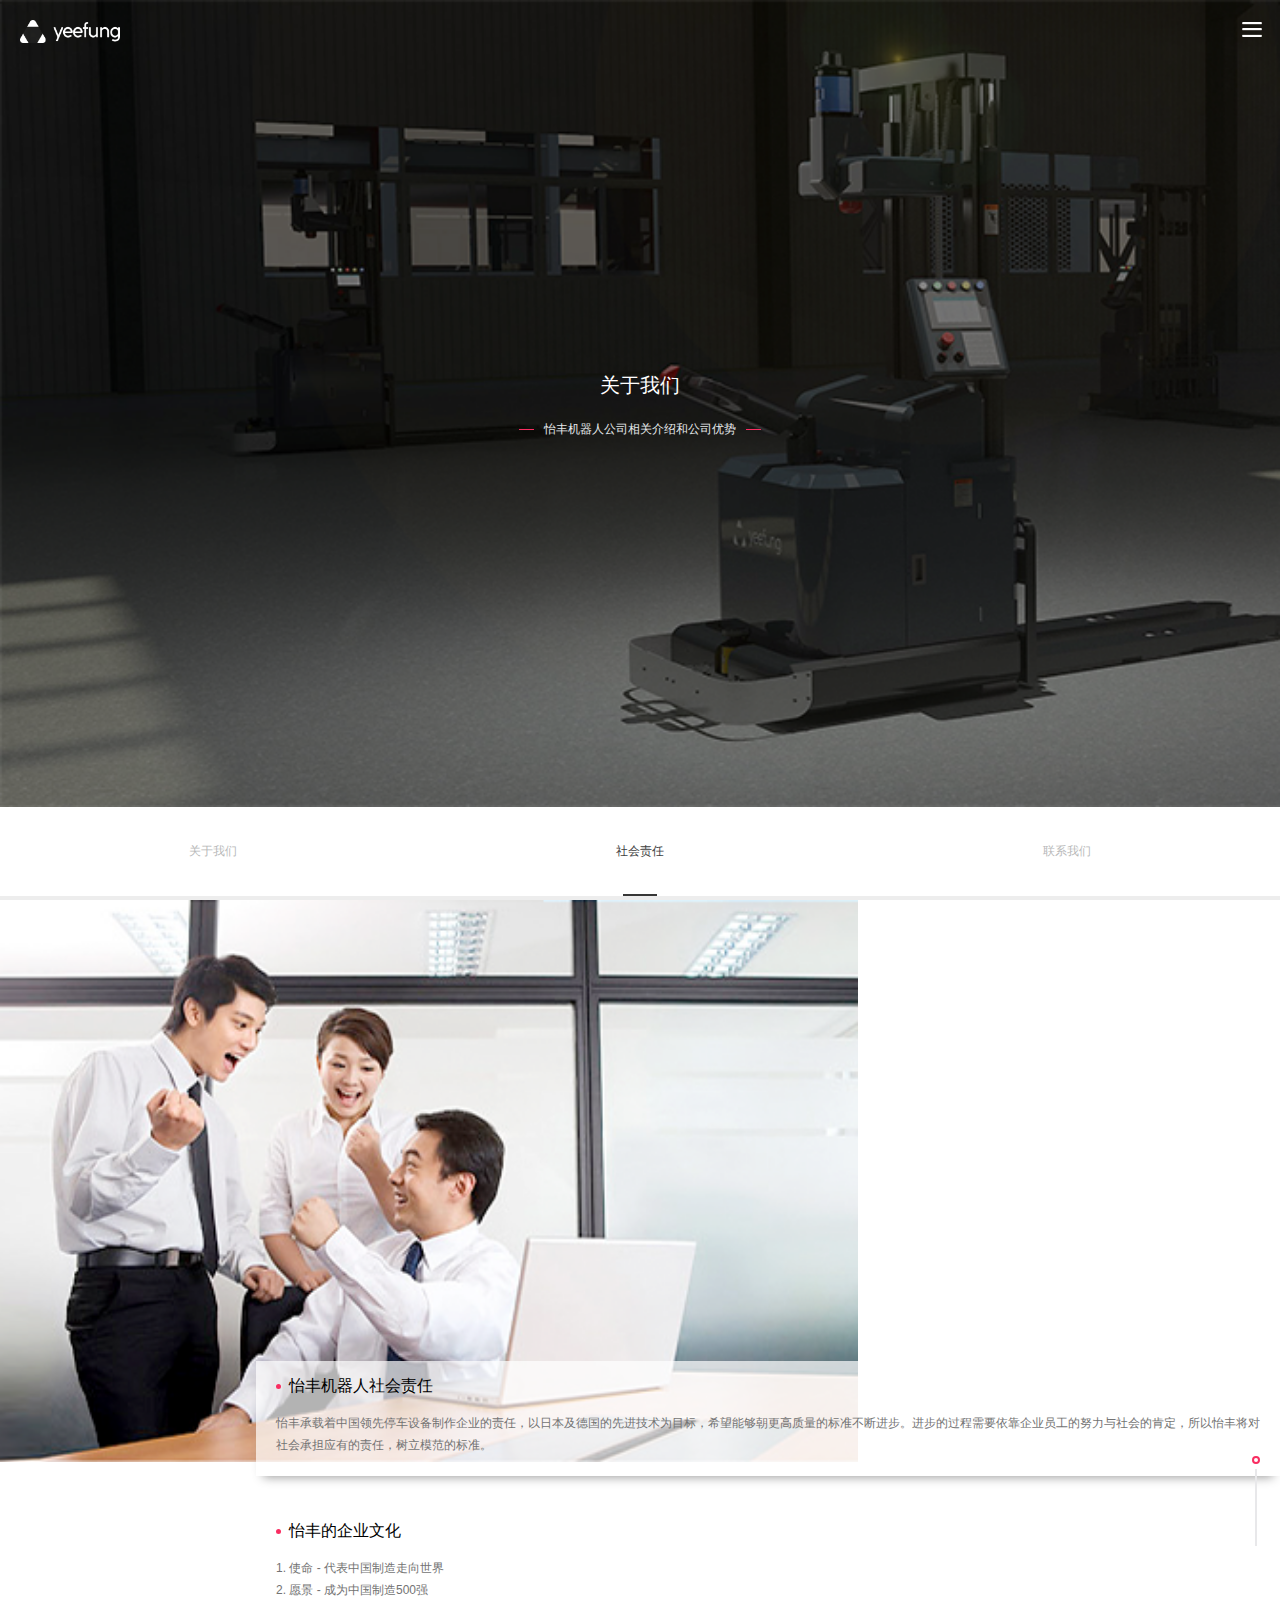
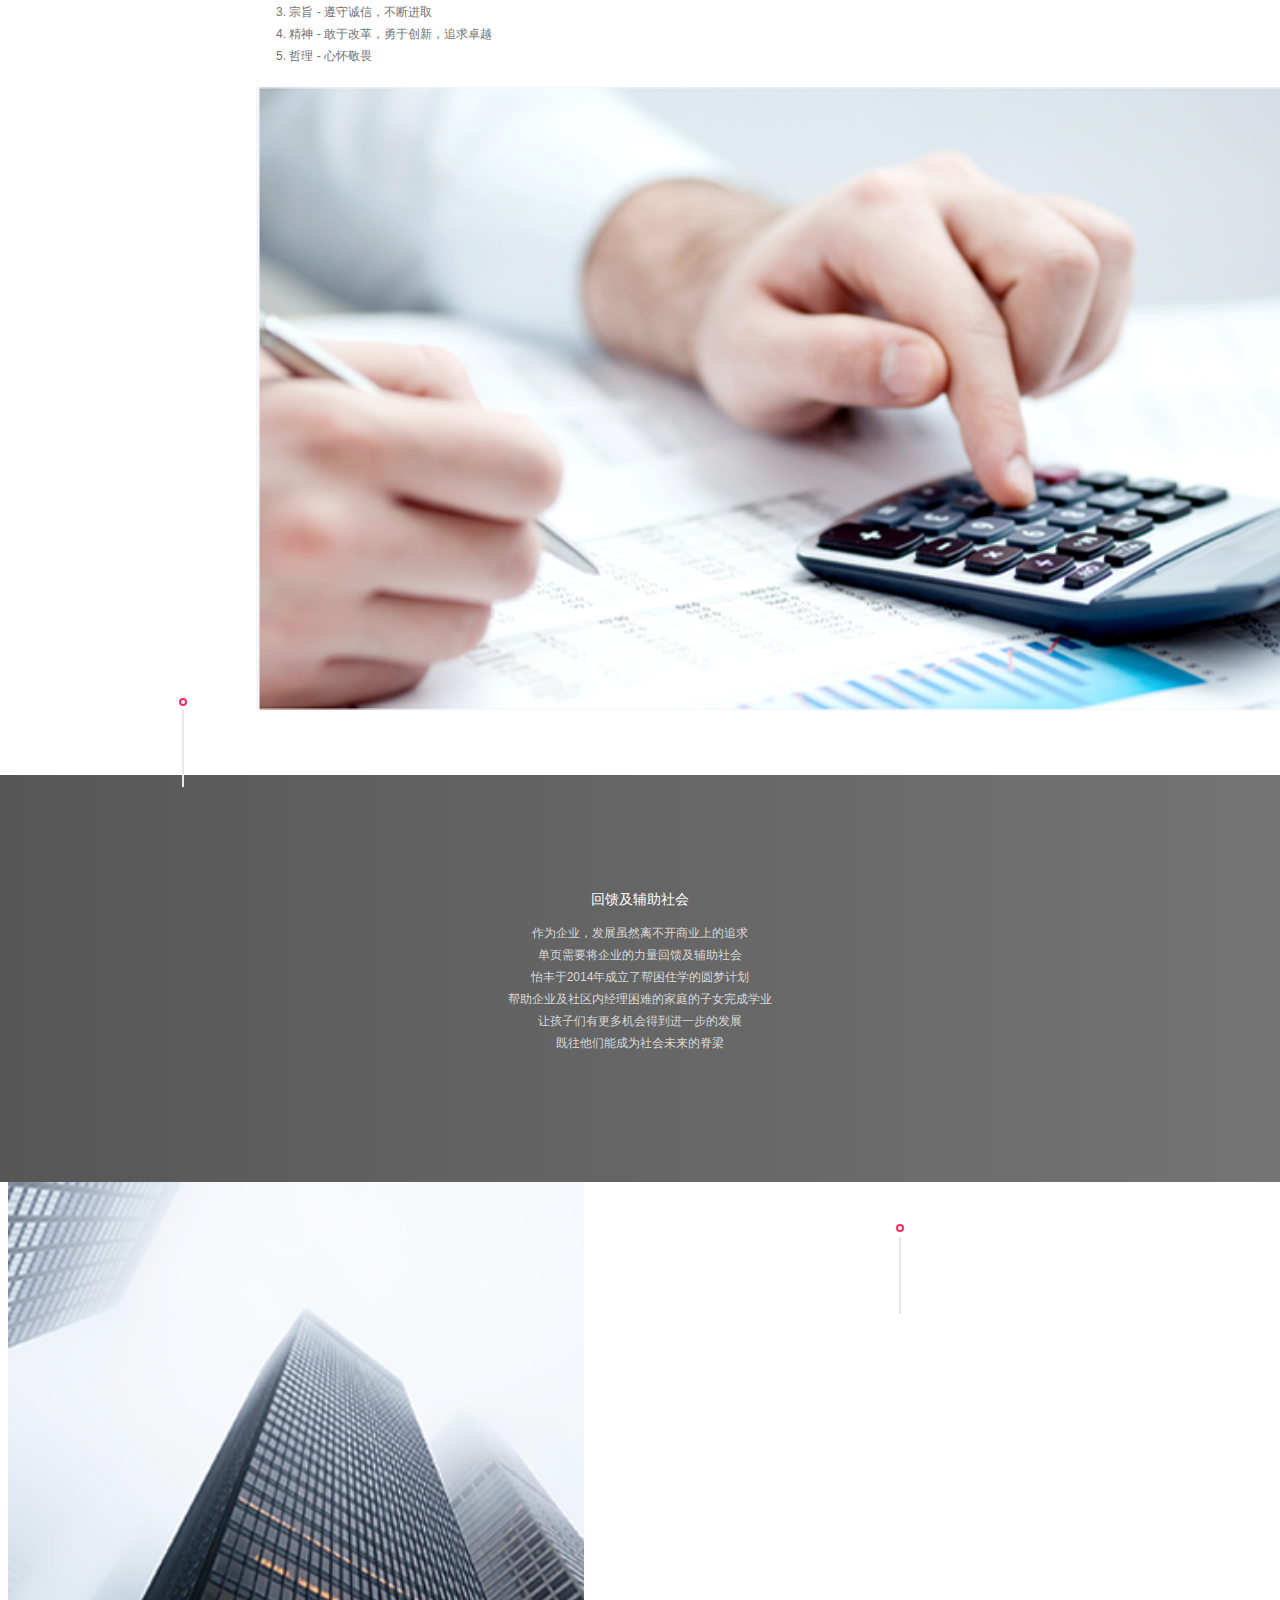
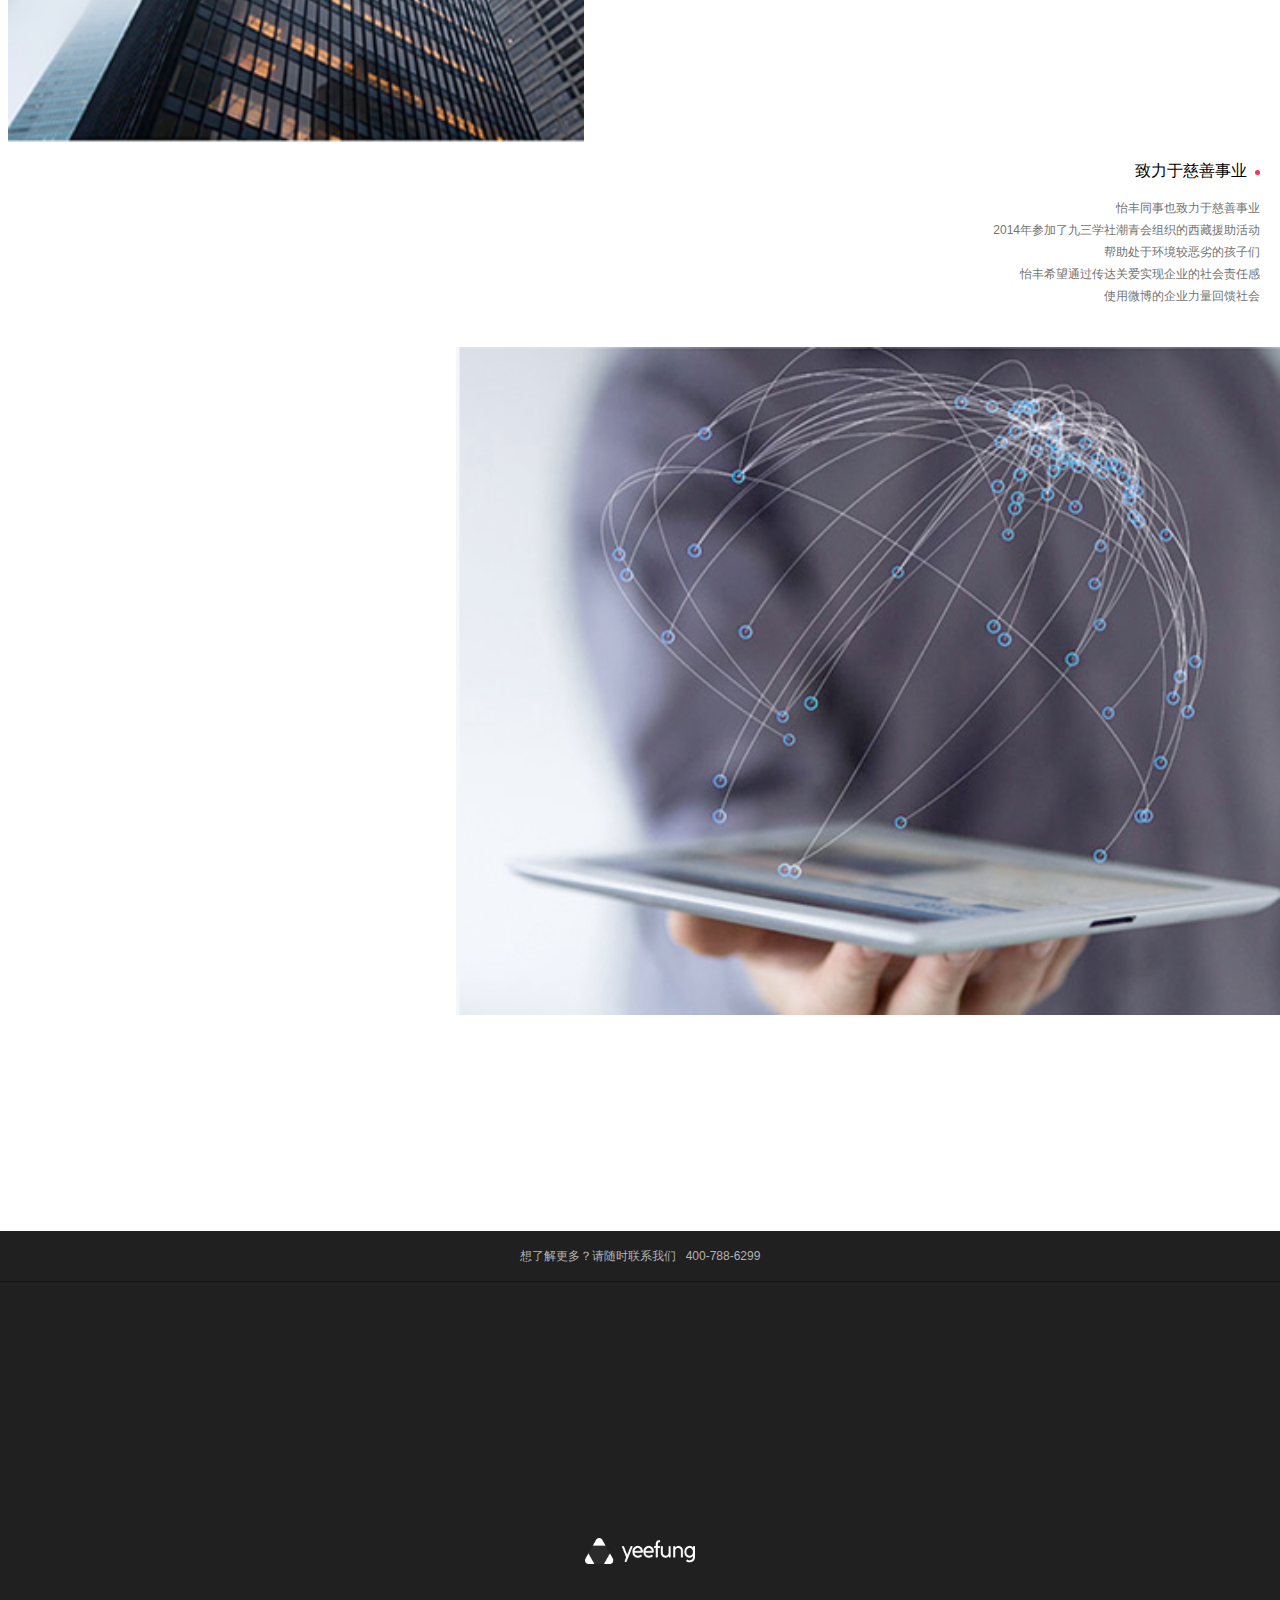
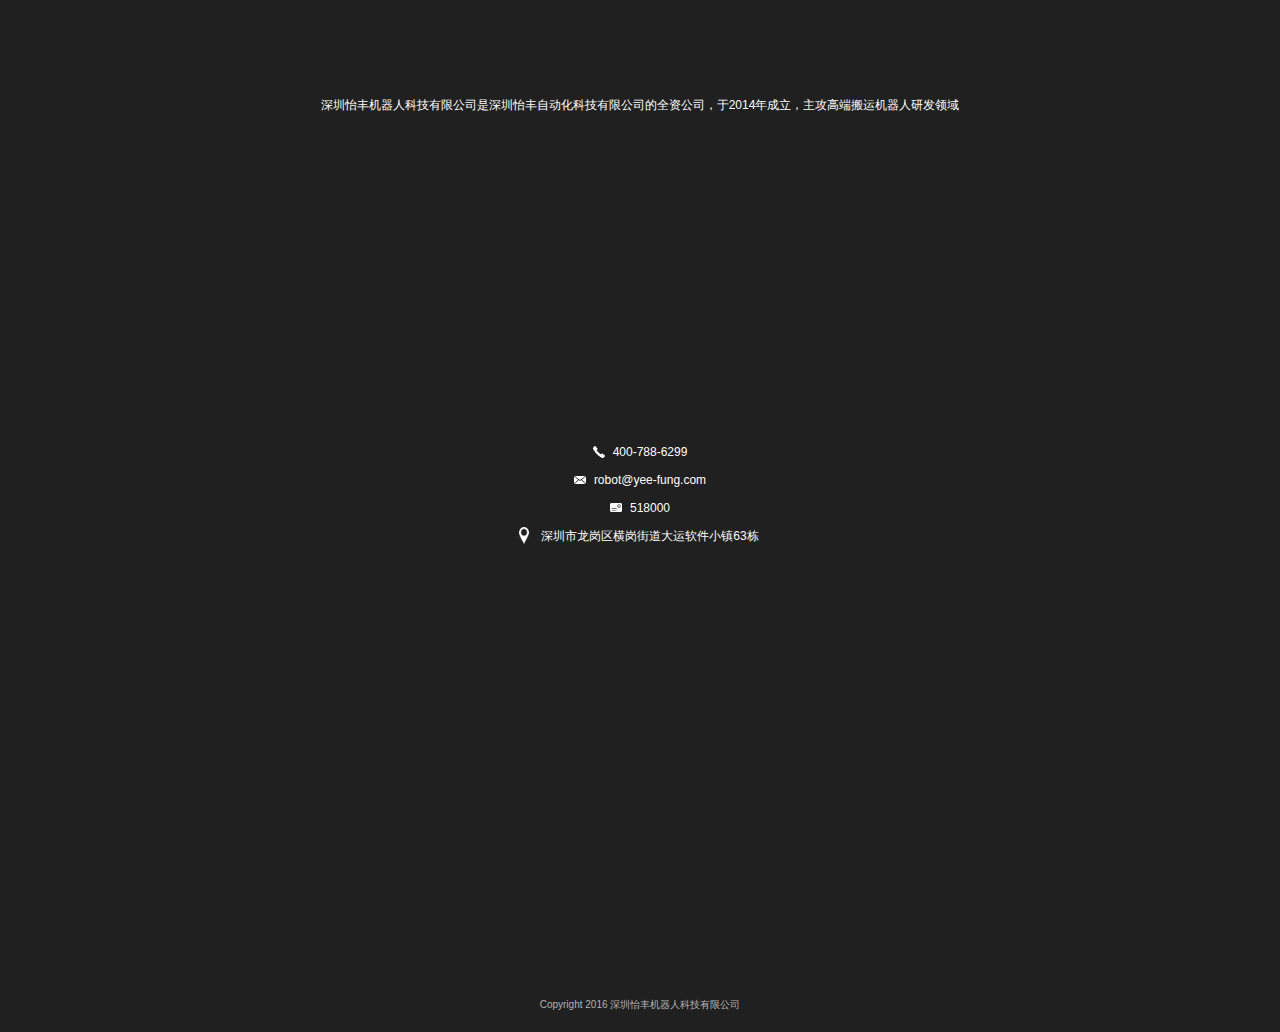
<file: socialDuty.html>
<!DOCTYPE html>
<html lang="en">
<head>
  <meta charset="UTF-8">
  <title>怡丰-社会责任</title>
  <meta name="viewport" content="width=device-width, user-scalable=no, initial-scale=1.0, maximum-scale=1.0, minimum-scale=1.0">
  <link rel="stylesheet" type="text/css" href="css/reset.css">
  <link rel="stylesheet" type="text/css" href="css/common.css">
  <link rel="stylesheet" type="text/css" href="css/socialDuty.css">
</head>
<body>
  <!-- header -->
  <div class="header">
    <img class="banner-bg" src="./img/contact/t4.png">
    <div class="nav clearfix">
      <img class="logo" src="./img/home/logo.png">
      <a class="navbar-btn" href="javascript:void(0);"></a>
    </div>
    <div class="navbar">
      <a href="./index.html">怡丰首页</a>
      <a href="./productCenter.html">产品中心</a>
      <a href="./example.html">案例中心</a>
      <a href="./newsCenter.html">新闻中心</a>
      <a href="./download.html">下载中心</a>
      <a href="./about.html">关于我们</a>
      <a href="./employ.html">招贤纳士</a>
    </div>
    <div class="header-common">
      <div class="header-main">
        <h1 class="header-info">关于我们</h1>
        <span class="header-intro">怡丰机器人公司相关介绍和公司优势</span>
      </div>
    </div>
  </div>
  <!-- main -->
  <div class="tab-container">
    <div class="tab-title">
      <a href="./about.html">关于我们</a>
      <a href="./socialDuty.html" class="active">社会责任</a>
      <a href="./contact.html">联系我们</a>
    </div>
    <div class="tab-content">
      <div class="yf-duty clearfix">
        <div class="yf-content duty-main guagou">
          <h4>怡丰机器人社会责任</h4>
          <p>怡丰承载着中国领先停车设备制作企业的责任，以日本及德国的先进技术为目标，希望能够朝更高质量的标准不断进步。进步的过程需要依靠企业员工的努力与社会的肯定，所以怡丰将对社会承担应有的责任，树立模范的标准。</p>
        </div>
      </div>
      <div class="yf-cultrue">
        <div class="yf-content cultrue-main">
          <h4>怡丰的企业文化</h4>
          <p>1.  使命  -  代表中国制造走向世界</p>
          <p>2.  愿景  -  成为中国制造500强</p>
          <p>3.  宗旨  -  遵守诚信，不断进取</p>
          <p>4.  精神  -  敢于改革，勇于创新，追求卓越</p>
          <p>5.  哲理  -  心怀敬畏</p>
        </div>  
        <img src="./img/socialDuty/2.png">
        <div class="guagou"></div>
      </div>
      <div class="yf-help-society guagou">
        <h5>回馈及辅助社会</h5>
        <p>作为企业，发展虽然离不开商业上的追求</p>
        <p>单页需要将企业的力量回馈及辅助社会</p>
        <p>怡丰于2014年成立了帮困住学的圆梦计划</p>
        <p>帮助企业及社区内经理困难的家庭的子女完成学业</p>
        <p>让孩子们有更多机会得到进一步的发展</p>
        <p>既往他们能成为社会未来的脊梁</p>
      </div>
      <div class="yf-charity clearfix">
        <img src="./img/socialDuty/3.png">
        <div class="yf-content charity-main">
          <h4>致力于慈善事业</h4>
          <p>怡丰同事也致力于慈善事业</p>
          <p>2014年参加了九三学社潮青会组织的西藏援助活动</p>
          <p>帮助处于环境较恶劣的孩子们</p>
          <p>怡丰希望通过传达关爱实现企业的社会责任感</p>
          <p>使用微博的企业力量回馈社会</p>
        </div>  
        <img src="./img/socialDuty/4.png">
      </div>
    </div>
  </div>
  <!-- footer -->
  <div class="footer">
    <p class="know-more">想了解更多？请随时联系我们&nbsp;&nbsp;&nbsp;400-788-6299</p>
      <img class="footer-logo" src="./img/home/logo.png">
      <h1 class="center">深圳怡丰机器人科技有限公司是深圳怡丰自动化科技有限公司的全资公司，于2014年成立，主攻高端搬运机器人研发领域</h1>
      <div class="footer-content">
        <p class="phonecall">400-788-6299</p><br />
        <p class="email">robot@yee-fung.com</p><br />
        <p class="address-num">518000</p><br />
        <p class="address">深圳市龙岗区横岗街道大运软件小镇63栋</p>
      </div>
      <div class="copy-right">
        Copyright 2016 深圳怡丰机器人科技有限公司
      </div>
  </div>

  <script type="text/javascript" src="js/jquery-1.10.2.min.js"></script>
  <script type="text/javascript">
    $('.navbar-btn').on('click', function (e) {
      $('.navbar').fadeToggle()
    })
  </script>
</body>
</html>
</file>
<file: css/common.css>
.header {
  position: relative;
}
.header .banner-bg {
  display: block;
  width: 100%;
  height: auto;
}
.header .nav {
  position: absolute;
  left: 0;
  top: 0;
  z-index: 1001;
  width: 100%;
}
.header .nav .logo {
  float: left;
  width: 100px;
  margin: 20px;
}
.header .nav .navbar-btn {
  float: right;
  width: 20px;
  height: 20px;
  margin: 22px 18px;
  background: url(../img/home/caidan.png) no-repeat;
  background-size: 100%;
}
.header .navbar {
  display: none;
  position: fixed;
  top: 0;
  left: 0;
  width: 100%;
  height: 100%;
  z-index: 999;
  background: rgba(0, 0, 0, 0.9);
  padding-top: 76px;
}
.header .navbar.active {
  display: block;
}
.header .navbar > a {
  display: block;
  width: 87%;
  height: 50px;
  line-height: 50px;
  margin: 0 auto;
  background: url(../img/icon-item.png) no-repeat;
  background-position: 35% center;
  background-size: 8px;
  border-bottom: 1px solid #3e3e3e;
  font-size: 14px;
  color: #f8f8f8;
  text-align: center;
}
.header .navbar > a:last-child {
  border-bottom: none;
}
.header .header-content {
  position: absolute;
  left: 0;
  right: 0;
  top: 34%;
  bottom: 0;
  text-align: center;
}
.header .header-content .title {
  display: block;
  margin: 0 auto;
  width: 60%;
  padding-bottom: 9.3%;
  border-bottom: 1px solid #565f5c;
}
.header .header-content a {
  display: block;
  width: 35%;
  margin: 0 auto;
  padding: 6px 0;
  color: #fff;
  font-size: 13px;
}
.header .header-content .btn-contact:active,
.header .header-content .btn-product {
  background: #f92d61;
  border: 1px solid #f92d61;
}
.header .header-content .btn-product {
  margin-top: 70px;
  margin-bottom: 32px;
}
.header .header-content .btn-contact {
  background: transparent;
  border: 1px solid #fff;
}
.header .header-common {
  position: absolute;
  left: 0;
  right: 0;
  top: 0;
  bottom: 0;
  text-align: center;
}
.header .header-common .header-main {
  position: absolute;
  top: 50%;
  left: 0;
  width: 100%;
  margin-top: -32px;
}
.header .header-common .header-main .header-info {
  font-size: 20px;
  color: #fff;
  font-weight: normal;
}
.header .header-common .header-main .header-intro {
  display: inline-block;
  position: relative;
  font-size: 12px;
  color: #e5e8ea;
  margin-top: 22px;
}
.header .header-common .header-main .header-intro:before {
  content: "";
  position: absolute;
  left: -25px;
  top: 50%;
  width: 15px;
  height: 1px;
  background: #f92d61;
}
.header .header-common .header-main .header-intro:after {
  content: "";
  position: absolute;
  right: -25px;
  top: 50%;
  width: 15px;
  height: 1px;
  background: #f92d61;
}
.main-center {
  width: 85.8%;
  margin: 0 auto;
}
.footer {
  background: #202020;
  text-align: center;
}
.footer .know-more {
  height: 50px;
  line-height: 50px;
  border-bottom: 1px solid #131313;
  color: #b3b3b3;
}
.footer .footer-logo {
  width: 110px;
  margin: 20% 0 9.7%;
}
.footer h1 {
  color: #fff;
  font-size: 12px;
  line-height: 26px;
  font-weight: normal;
}
.footer .copy-right {
  font-size: 10px;
  color: #b3b3b3;
  padding-bottom: 20px;
}
.footer .footer-content {
  position: relative;
  padding: 25% 0 35%;
  text-align: center;
}
.footer .footer-content p {
  display: inline-block;
  color: #fff;
  line-height: 28px;
  text-indent: 20px;
  background-size: 12px;
  background-repeat: no-repeat;
  background-position: left center;
}
.footer .footer-content .phonecall {
  top: 20.8%;
  background-image: url(../img/home/icon-call.png);
}
.footer .footer-content .email {
  top: 31%;
  background-image: url(../img/home/icon-mail.png);
}
.footer .footer-content .address-num {
  top: 41.2%;
  background-image: url(../img/home/icon-num.png);
}
.footer .footer-content .address {
  top: 51.4%;
  width: 242px;
  background-image: url(../img/home/icon-addr.png);
  background-size: 10px;
}
/* tab */
.tab-container .tab-title {
  font-size: 0;
  border-bottom: 4px solid #ededed;
}
.tab-container .tab-title a {
  color: #b8b9b9;
  font-size: 12px;
  display: inline-block;
  width: 33.33%;
  text-align: center;
  padding: 2.8% 0;
}
.tab-container .tab-title .active {
  color: #3e3e3e;
  position: relative;
}
.tab-container .tab-title .active:before {
  position: absolute;
  content: "";
  width: 34px;
  height: 2px;
  bottom: 0;
  left: 50%;
  margin-left: -17px;
  background: #373737;
}
.tab-container .contact-info {
  padding: 12px 0 15px 10.9%;
  border-bottom: 4px solid #ededed;
}
.tab-container .contact-info p {
  padding-left: 20px;
  line-height: 24px;
  font-size: 12px;
  color: #a0a0a0;
  background-size: 12px;
  background-repeat: no-repeat;
  background-position: left center;
}
.tab-container .contact-info p:first-child {
  background-image: url(../img/contact/map-pin.png);
}
.header-special {
  position: absolute;
  left: 0;
  top: 55px;
  right: 0;
  bottom: 0;
  padding: 0 27px;
}
.header-special h2 {
  border-bottom: 2px solid #f92d61;
  font-weight: normal;
  min-width: 177px;
  height: 44px;
  line-height: 44px;
  font-size: 16px;
}
.header-special h2 span {
  color: #fff;
  border-bottom: 2px solid #fff;
  float: left;
  line-height: 44px;
}
.header-special p {
  color: #fff;
  margin-top: 12px;
  font-size: 12px;
}
.btn-back {
  display: inline-block;
  padding: 15px 0 12px;
  text-indent: 32px;
  font-size: 16px;
  vertical-align: middle;
  color: #9e9e9e;
  background: url(../img/news/4.png) no-repeat 2px 18px;
  background-size: 18px;
}
.btn-back.absolut {
  position: absolute;
  left: 17px;
  top: 17px;
  z-index: 500;
  background-image: url(../img/example/back.png);
  background-position: left center;
  padding: 0;
  color: #fff;
}
.btn-back.btn-white {
  color: #fff;
  background-image: url(../img/example/back.png);
  background-position: left center;
  margin: 17px;
  padding: 0;
}
</file>
<file: css/home.css>
.item-title {
  position: relative;
  margin-top: 70px;
  padding-bottom: 10px;
  font-size: 16px;
  color: #fff;
  text-align: center;
  font-weight: normal;
}
.item-title:after {
  content: "";
  display: block;
  margin: 10px auto 0;
  width: 40px;
  height: 1px;
  background: #868383;
}
.advant-title {
  padding-top: 13.8%;
  margin-top: inherit;
  position: relative;
  text-align: center;
}
.section-advant {
  background: #f4f7f9;
  text-align: center;
}
.section-advant .advant-wrap {
  padding-bottom: 11.7%;
}
.section-advant p {
  margin: 5.5% 0 11.5%;
}
.section-advant h5 {
  padding-top: 30px;
  font-size: 14px;
  background-position: top center;
  background-size: 20px 20px;
  background-repeat: no-repeat;
}
.section-advant h5:first-of-type {
  background-image: url(../img/home/icon3.png);
}
.section-advant h5:nth-of-type(2) {
  background-image: url(../img/home/icon2.png);
}
.section-advant h5:last-of-type {
  background-image: url(../img/home/icon1.png);
}
.section-product img {
  width: 100%;
  margin-top: 26px;
}
.section-product h5 {
  padding-top: 25px;
}
.section-product p {
  padding: 16px 0 20px;
}
.section-product .product-list {
  color: #062033;
  font-size: 12px;
  margin-bottom: 30px;
}
.section-product .product-list li {
  background: url(../img/home/icon-check.png) no-repeat;
  background-position: 0 6px;
  background-size: 15px;
  line-height: 28px;
  padding-left: 30px;
}
.section-product .btn-intro {
  display: block;
  width: 120px;
  height: 30px;
  line-height: 30px;
  margin: 0 auto;
  background: #f92d61;
  border-radius: 5px;
  font-size: 12px;
  text-align: center;
  color: #fff;
}
.section-news {
  position: relative;
}
.section-news > img {
  display: block;
  width: 100%;
}
.news-wrap {
  position: absolute;
  left: 0;
  top: 0;
  right: 0;
  bottom: 0;
}
.news-wrap h4 {
  color: #9f9e9f;
}
.news-list {
  margin-top: 34px;
}
.news-list li {
  overflow: hidden;
  background: rgba(255, 255, 255, 0.1);
  padding: 13px 10px 10px;
  margin-bottom: 16px;
}
.news-list li img {
  float: left;
  width: 70px;
  margin-right: 13px;
}
.news-list .news-content {
  overflow: hidden;
}
.news-list .news-content .news-title {
  color: #fff;
  font-weight: normal;
  white-space: nowrap;
  text-overflow: ellipsis;
  overflow: hidden;
  font-size: 13px;
}
.news-list .news-content p {
  color: #cacaca;
  font-size: 12px;
  overflow: hidden;
  text-overflow: ellipsis;
  display: -webkit-box;
  -webkit-line-clamp: 2;
  -webkit-box-orient: vertical;
  margin-top: 2px;
  line-height: 15px;
}
.news-list .news-content .news-time {
  color: #dedede;
  font-size: 12px;
}
.home-img {
  box-shadow: 0 3px 5px 1px #8b8b8b;
}
.home-subnav {
  width: 210px;
  margin: 40px auto 0;
  text-align: center;
}
.home-subnav a {
  display: inline-block;
  width: 68px;
  padding: 6px 0;
  font-size: 13px;
  vertical-align: middle;
  color: #354350;
  border-radius: 4px;
  border: 1px solid #ddd;
  text-align: center;
  margin: 0 15px 15px;
}
.home-subnav .active {
  color: #fff;
  background: #f92d61;
  border: 1px solid #f92d61;
}
.home-slider {
  width: 100%;
  height: 570px;
}
.home-slider img {
  width: 100%;
  height: 100%;
  display: block;
}
.home-slider .item-container {
  position: absolute;
  /* width: calc(~"100% - 52px"); */
  height: 100%;
  top: 0;
  left: 0;
  bottom: 0;
  right: 0;
  padding: 0 30px;
}
.home-slider .item-container .item-inner {
  position: absolute;
  top: 50%;
  left: 0;
  right: 0;
  padding: 0 17px;
  height: 287px;
  margin: -143px 30px 0;
  background: rgba(0, 0, 0, 0.5);
}
.home-slider .item-container .item-inner .inner-title {
  font-weight: normal;
  font-size: 14px;
  color: #fff;
  padding: 25px 0 10px;
  text-align: center;
}
.home-slider .item-container .item-inner .inner-text {
  font-size: 12px;
  color: #fff;
  overflow: hidden;
  text-overflow: ellipsis;
  display: -webkit-box;
  -webkit-line-clamp: 8;
  -webkit-box-orient: vertical;
}
.home-slider .item-container .item-inner .btn-detail {
  position: absolute;
  left: 50%;
  margin-left: -55px;
  bottom: 35px;
  font-size: 12px;
  color: #fff;
  border: 1px solid #fff;
  width: 110px;
  padding: 5px 0;
  text-align: center;
  border-radius: 4px;
}
.home-slider .swiper-pagination {
  bottom: 45px;
}
.home-slider .swiper-pagination .swiper-pagination-bullet {
  width: 5px;
  height: 5px;
  background: #575757;
  margin: 0 4px;
}
.home-slider .swiper-pagination .swiper-pagination-bullet-active {
  background: #fff;
}
</file>
<file: css/about.css>
.company-profile .profile-wrap {
  position: relative;
  background: url(../img/about/6.png) no-repeat;
  background-size: cover;
}
.company-profile .profile-wrap .profile {
  padding: 0 15px 22px;
}
.company-profile .profile-wrap .profile > p {
  color: #d7d8d8;
  padding: 22px 0 16px 5px;
}
.company-profile .profile-wrap .profile .profile-item {
  overflow: hidden;
}
.company-profile .profile-wrap .profile .profile-item span {
  float: left;
  width: 82px;
  font-size: 12px;
  color: #d7d8d8;
}
.company-profile .profile-wrap .profile .profile-item p {
  color: #d7d8d8;
  overflow: hidden;
}
.company-super .super-wrap {
  padding: 15px 15px 10% 0;
}
.company-super .super-wrap .super-item {
  overflow: hidden;
  padding-top: 5px;
  margin-bottom: 30px;
}
.company-super .super-wrap .super-item img {
  width: 23.4%;
  height: 23.4%;
  float: left;
  margin: 0 15px;
  border-radius: 50%;
  box-shadow: 0 3px 8px 2px #c5c5c5;
}
.company-super .super-wrap .super-item > div {
  overflow: hidden;
}
.company-super .super-wrap .super-title {
  font-weight: normal;
  font-size: 16px;
  color: #000;
  line-height: 16px;
  margin-bottom: 8px;
}
.company-super .super-wrap .super-content {
  color: #787878;
  line-height: 22px;
}
.about-title {
  margin: 17px 20px;
  border-left: 2px solid #f92d61;
  color: #000;
  font-size: 14px;
  line-height: 14px;
  padding-left: 5px;
  word-break: break-all;
}
.about-title span {
  color: #a3a3a3;
}
</file>
<file: css/contact.css>
.tab-content .addr-map {
  display: block;
  width: 100%;
}
.tab-content .contact-info {
  padding: 14px 0 14px 10.9%;
  border-bottom: 4px solid #ededed;
}
.tab-content .contact-info p {
  padding-left: 22px;
  line-height: 24px;
  font-size: 12px;
  color: #a0a0a0;
  vertical-align: middle;
  background-size: 12px;
  background-repeat: no-repeat;
  background-position: left center;
}
.tab-content .contact-info p:first-child {
  background-image: url(../img/contact/map-pin.png);
}
.tab-content .contact-info p:nth-child(2) {
  background-image: url(../img/contact/email.png);
  background-size: 14px;
}
.tab-content .contact-info p:last-child {
  background-image: url(../img/contact/telephone.png);
}
.tab-content .contact-form {
  padding: 0 7.8% 44px;
}
.tab-content .contact-form > div {
  font-size: 14px;
  color: #222222;
  padding: 5.6% 0 5.6% 22px;
  background: url(../img/contact/4.png) no-repeat left center;
  background-size: 14px;
}
.tab-content .contact-form .contact-input {
  background: #f5f5f5;
  color: #c8c8c8;
  font-size: 12px;
  padding: 6px 14px;
  margin-bottom: 15px;
  width: 100%;
  box-sizing: border-box;
}
.tab-content .contact-form .submit-btn {
  width: 100%;
  padding: 10px 0;
  color: #fff;
  background: #5e5e5e;
  text-align: center;
  font-size: 12px;
  letter-spacing: 8px;
}
</file>
<file: css/employ.css>
.job-list {
  margin-top: -35px;
  position: relative;
  z-index: 100;
  padding-bottom: 35px;
}
.job-list li {
  box-shadow: 0 3px 4px 1px #e2e2e2;
  border: 1px solid #e4e4e4;
  margin-bottom: 27px;
  background: #fff;
}
.job-list li > div {
  padding: 15px 19px 0;
}
.job-list .employ-job {
  overflow: hidden;
  padding-bottom: 10px;
  margin-bottom: 5px;
  border-bottom: 1px solid #cbcbcb;
  color: #000;
}
.job-list .job-addr {
  float: right;
  padding-left: 20px;
  height: 100%;
  line-height: 22px;
  vertical-align: middle;
  background: url(../img/employ/map-pin.png) no-repeat left center;
  background-size: 10px;
  font-size: 12px;
  color: #616161;
}
.job-list .job-detail {
  color: #b2b2b2;
  font-size: 14px;
  margin-bottom: 12px;
}
.job-list .job-detail p {
  width: 78%;
  overflow: hidden;
  text-overflow: ellipsis;
  white-space: nowrap;
  line-height: 20px;
}
.job-list a {
  display: block;
  padding: 10px 0;
  color: #fff;
  background: #ababab;
  text-align: center;
}
.job-wrap {
  width: 90.6%;
  margin: 0 auto;
}
.job-wrap .job {
  background: #fff;
  box-shadow: 0 3px 4px 1px #e2e2e2;
  border: 1px solid #e4e4e4;
  padding: 0 10px 16px;
}
.job-wrap .job a {
  background: #f92d61;
}
.job-wrap .job-title span:first-child {
  float: left;
  margin-top: -8px;
  width: 90px;
  padding: 2%;
  background: #585858;
  color: #fefefe;
  text-align: center;
}
.job-wrap .job-title .job-addr {
  margin-top: 10px;
  margin-right: 22px;
}
.job-wrap .job-main {
  margin-top: 10px;
  padding-left: 5px;
  color: #848484;
  font-size: 14px;
}
.job-wrap .job-main .job-duty {
  margin-bottom: 18px;
}
.job-wrap .job-main .job-duty p {
  line-height: 20px;
}
.job-wrap .job-main .job-request {
  margin-bottom: 45px;
}
.current-employ {
  width: 89%;
  margin: 0 auto;
  padding: 0 5px;
}
.current-employ h4 {
  display: inline-block;
  font-weight: normal;
  line-height: 34px;
  color: #232323;
  border-bottom: 1px solid #f92d61;
}
.current-employ > div {
  margin-top: -1px;
}
.current-employ > div a {
  display: block;
  line-height: 37px;
  text-indent: 5px;
  color: #aaaaaa;
  border-top: 1px solid #e9e9e9;
  font-size: 15px;
}
</file>
<file: css/example.css>
.header .slider {
  width: 100%;
  height: 180px;
}
.header .slider img {
  width: 100%;
  height: 100%;
}
.example-item {
  padding: 9px 9px 40px;
}
.example-item .example-content {
  position: relative;
  z-index: 110;
  margin-top: -55px;
  padding: 20px 20px 0;
  background: rgba(0, 0, 0, 0.6);
  overflow-y: hidden;
}
.example-item .example-content h5 {
  font-size: 15px;
  color: #fff;
  padding-bottom: 6px;
  font-weight: normal;
}
.example-item .example-content span {
  font-size: 12px;
  color: #bfbfbf;
  min-height: 6px;
  display: block;
}
.example-item .example-content p {
  margin-top: 6px;
  font-size: 13px;
  color: #fff;
  line-height: 20px;
}
.example-item .example-content a {
  font-size: 14px;
  color: #fff;
  background: #f92d61;
  float: right;
  margin: 8px 0 14px;
  padding: 0 16px;
  height: 32px;
  line-height: 32px;
}
.example-detail .example-content {
  padding-top: 14px;
}
.example-detail .example-content h6 {
  font-size: 15px;
  color: #fff;
  padding-bottom: 6px;
  font-weight: normal;
}
.example-detail .example-content span {
  margin-top: 15px;
}
.example-detail .example-content p {
  margin-bottom: 30px;
}
.example-detail .example-content ul {
  padding: 10px 0 14px;
}
.example-detail .example-content ul li {
  margin-bottom: 18px;
}
.example-detail .example-content ul div {
  color: #fff;
  font-size: 14px;
  text-indent: 20px;
  background: url(../img/example/check-transparent.png) no-repeat left center;
  background-size: 14px;
}
.example-detail .example-content ul p {
  margin-bottom: 0;
}
.example-img {
  width: 100%;
  display: block;
  margin-top: 4px;
}
.example-img img {
  width: 100%;
}
.btn-group {
  text-align: center;
  padding: 0 15px 15px;
}
.btn-group a {
  font-size: 12px;
  text-align: left;
}
.btn-group .prev-btn {
  float: left;
  padding-left: 20px;
  background: url(../img/example/7.png) no-repeat left center;
  background-size: 9px;
}
.btn-group .next-btn {
  float: right;
  padding-right: 20px;
  background: url(../img/example/8.png) no-repeat right center;
  background-size: 9px;
}
.btn-group .middle-btn {
  display: inline-block;
  height: 20px;
  width: 20px;
  background: url(../img/example/5.png) no-repeat 0 3px;
  background-size: 100%;
}
.swiper-pagination {
  text-align: right;
  z-index: 200;
}
.swiper-pagination .swiper-pagination-bullet {
  width: 5px;
  height: 5px;
  position: relative;
  z-index: 200;
  background: #fff;
  opacity: 1;
}
.swiper-pagination .swiper-pagination-bullet-active {
  background: #f92d61;
}
.swiper-container {
  z-index: inherit;
}
.swiper-container-horizontal > .swiper-pagination .swiper-pagination-bullet {
  margin: 0 2px;
}
.swiper-container-horizontal > .swiper-pagination {
  left: inherit;
  right: 19px;
  bottom: 15px;
}
</file>
<file: css/news.css>
.tab-container .tab-title {
  text-align: center;
}
.tab-container .tab-title a {
  width: inherit;
  padding: 2.8% 12px;
}
.news-list > li {
  border-bottom: 4px solid #ededed;
}
.news-list .news-item {
  padding-bottom: 10px;
  padding-left: 14px;
  padding-right: 14px;
}
.news-list h2 {
  padding: 10px 0;
  font-size: 14px;
  color: #3c4955;
  font-weight: normal;
  overflow: hidden;
}
.news-list .content-wrap img {
  float: right;
  width: 109px;
  margin-left: 7%;
  height: 68px;
  margin-top: 3px;
}
.news-list .content-wrap span {
  margin-left: 9px;
  position: relative;
  padding-left: 7px;
}
.news-list .content-wrap span:before {
  content: "";
  position: absolute;
  top: 50%;
  left: 0;
  margin-top: -1px;
  width: 3px;
  height: 3px;
}
.news-list .content-wrap span.company-news:before {
  background: #f92d61;
}
.news-list .content-wrap span.industry-news:before {
  background: #68cfff;
}
.news-list .content-wrap p {
  color: #c2c5c8;
  font-style: 12px;
  overflow: hidden;
  text-overflow: ellipsis;
  display: -webkit-box;
  -webkit-line-clamp: 3;
  -webkit-box-orient: vertical;
}
.news-list .content-wrap p:last-child {
  padding-top: 6px;
}
.news-list .recmand {
  padding-left: 20px;
}
.news-list .recmand img {
  width: 100px;
  margin-left: 3%;
}
.news-list .news-relative {
  border-bottom: 1px solid #ebebeb;
  overflow: hidden;
  margin: 0 14px 5px;
}
.news-list .news-relative span {
  float: left;
  height: 40px;
  line-height: 40px;
  margin-left: 6px;
  border-bottom: 2px solid #434343;
  font-size: 14px;
  color: #434343;
}
.news-container {
  padding: 0 14px 13px;
  border-bottom: 4px solid #ededed;
}
.news-container .news-title {
  padding: 0 0 10px;
  font-size: 14px;
  color: #5b5b5b;
  font-weight: normal;
  overflow: hidden;
}
.news-container .news-info span {
  margin-left: 9px;
  position: relative;
  padding-left: 9px;
}
.news-container .news-info span:before {
  content: "";
  position: absolute;
  top: 50%;
  left: 0;
  margin-top: -1px;
  width: 3px;
  height: 3px;
}
.news-container .news-info span.company-news:before {
  background: #f92d61;
}
.news-container .news-info span.industry-news:before {
  background: #68cfff;
}
.news-container .news-wrap {
  padding: 14px 0 0 2px;
  margin-top: 12px;
  border-top: 1px solid #f0f0f0;
}
.news-container .news-wrap img {
  width: 100%;
  margin-bottom: 10px;
}
.news-container .news-wrap p {
  padding-left: 3px;
  color: #272727;
  line-height: 20px;
}
</file>
<file: css/product.css>
.header-product {
  background: url(../img/product/product-bg.png) no-repeat;
  background-size: cover;
  padding-top: 45px;
  height: 200px;
}
.header-product h2 {
  position: relative;
  font-weight: normal;
  padding: 11px 0;
  font-size: 16px;
  color: #fff;
  margin: 0 0 11px 15px;
}
.header-product h2:before {
  content: "";
  position: absolute;
  left: 0;
  bottom: 0;
  width: 48px;
  height: 2px;
  background: #f92d61;
}
.header-product p {
  margin: 0 15px;
  color: #fff;
}
.product-tab .product-title {
  font-size: 0;
  text-align: center;
  padding-top: 20px;
  margin-bottom: 14px;
}
.product-tab .product-title a {
  display: inline-block;
  width: 77px;
  padding: 5px 0;
  font-size: 13px;
  color: #062033;
  background: #fff;
  border: 1px solid #ddd;
}
.product-tab .product-title a:first-child {
  border-top-left-radius: 5px;
  border-bottom-left-radius: 5px;
}
.product-tab .product-title a:last-child {
  border-top-right-radius: 5px;
  border-bottom-right-radius: 5px;
}
.product-tab .product-title a.active {
  background: #f92d61;
  color: #fff;
  border: 1px solid #f92d61;
}
.params h3 {
  font-size: 16px;
  color: #bfbfbf;
  text-align: center;
  font-weight: normal;
  margin: 30px 0 15px;
}
.params .param-item h6 {
  float: left;
  font-size: 14px;
  color: #fff;
  height: 42px;
  line-height: 42px;
  background: #313131;
  padding-left: 18px;
  padding-right: 8px;
  font-weight: normal;
}
.params .param-item h6 span {
  margin-left: 20px;
}
.params .param-item h5 {
  float: left;
  font-size: 14px;
  color: #313131;
  padding-bottom: 12px;
  padding-left: 25px;
  padding-right: 25px;
}
.params .param-item h5 span {
  font-size: 12px;
  color: #9a9a9a;
  margin-left: 20px;
}
.params .param-item ul {
  clear: both;
  padding-top: 15px;
  padding-bottom: 20px;
}
.params .param-item ul li {
  margin: 0 30px 8px 25px;
  padding-bottom: 8px;
  overflow: hidden;
  border-bottom: 1px solid #f6f6f6;
}
.params .param-item ul li:last-child {
  border-bottom: none;
}
.params .param-item ul li p {
  overflow: hidden;
  line-height: 22px;
}
.params .param-item ul li p span {
  float: left;
}
.params .param-item ul li p span:first-child {
  width: 33.7%;
}
.params .param-item ul li p span:last-child {
  width: 66.2%;
  padding-left: 5px;
  -webkit-box-sizing: border-box;
  box-sizing: border-box;
}
.params .param-item-s ul {
  padding: 0;
  background: #313131;
}
.params .param-item-s ul li {
  padding-top: 10px;
  padding-bottom: 10px;
  margin-bottom: 0;
}
.params .param-item-s ul li p {
  color: #fff;
}
.more-product {
  position: relative;
  padding: 30px 0 40px;
  text-align: center;
}
.more-product p {
  font-size: 14px;
  color: #333;
  margin-bottom: 30px;
}
.more-product .slider {
  width: 158px;
  height: 105px;
}
.more-product .slider img {
  width: 100%;
  height: 100%;
}
.more-product .more-wrap {
  position: relative;
}
.detail {
  background: #f4f7f9;
}
.detail .product-detail {
  text-align: right;
  padding-bottom: 55px;
}
.detail .product-detail li {
  padding-top: 40px;
  overflow: hidden;
}
.detail .product-detail li h6 {
  font-size: 12px;
  padding: 0 17px;
  font-weight: normal;
  color: #a0a2a5;
  margin-bottom: 16px;
}
.detail .product-detail li h6 span {
  font-size: 28px;
  color: #333;
  margin-left: 12px;
}
.detail .product-detail li p {
  font-size: 12px;
  padding: 0 17px 30px;
  color: #6f6f6f;
  line-height: 22px;
}
.detail .product-detail li img {
  display: block;
  width: 70.3%;
  float: right;
}
.detail .product-detail li .full-img {
  width: 100%;
  float: none;
}
.detail .product-detail li .center-img {
  width: 80%;
  float: none;
  margin: 0 auto;
}
.detail .product-detail li:nth-child(2n) {
  background: #fff;
  text-align: left;
}
.detail .product-detail li:nth-child(2n) h6 span {
  margin: 0 12px 0 0;
}
.product-nav {
  padding: 16px 15px;
  overflow-y: hidden;
  background: #f4f7f9;
}
.product-nav ul {
  width: 397px;
  position: relative;
  z-index: 100;
  overflow: hidden;
}
.product-nav ul li {
  float: left;
  margin-right: 8px;
}
.product-nav ul li:last-child {
  margin-right: 15px;
}
.product-nav ul li a {
  display: block;
  width: 68px;
  height: 28px;
  line-height: 28px;
  font-size: 13px;
  color: #354350;
  border-radius: 4px;
  border: 1px solid #ddd;
  text-align: center;
}
.product-nav ul li .active {
  color: #fff;
  background: #f92d61;
  border: 1px solid #f92d61;
}
.product-wrap {
  background: #fff;
}
.product-wrap .poduct-list-bg {
  background: #f4f7f9;
  height: 760px;
}
.product-list {
  position: relative;
  z-index: 10;
  margin-top: -760px;
  padding-bottom: 20px;
}
.product-list li {
  margin: 0 15px 20px;
  padding-bottom: 10px;
  box-shadow: 0 2px 5px 1px #e9ebec;
  border: 1px solid #ededed;
  background: #fff;
}
.product-list li img {
  display: block;
  width: 100%;
}
.product-list li h6,
.product-list li p {
  padding: 0 10px;
}
.product-list li h6 {
  color: #062033;
  font-weight: normal;
  font-size: 14px;
  padding-top: 3px;
  border-top: 1px solid #ededed;
}
.product-list li p {
  padding-top: 5px;
  color: #a4a8ad;
  overflow: hidden;
  text-overflow: ellipsis;
  display: -webkit-box;
  -webkit-line-clamp: 2;
  -webkit-box-orient: vertical;
}
/* .swiper-button-prev,
.swiper-button-next {
  background-image: 
} */
.swiper-button-prev {
  left: 20px;
  background-size: 22px;
  background-image: url(../img/product/prev.png);
}
.swiper-button-next {
  right: 20px;
  background-size: 22px;
  background-image: url(../img/product/next.png);
}
</file>
<file: css/socialDuty.css>
.yf-content {
  width: 80%;
  background: rgba(255, 255, 255, 0.7);
  padding-bottom: 20px;
}
.yf-content h4 {
  position: relative;
  font-size: 16px;
  color: #000;
  font-weight: normal;
  padding: 15px 20px;
  text-indent: 13px;
}
.yf-content h4:before {
  content: "";
  position: absolute;
  left: 20px;
  top: 50%;
  margin-top: -2px;
  width: 5px;
  height: 5px;
  border-radius: 50%;
  background: #f92d61;
}
.yf-content p {
  color: #737373;
  padding: 0 20px;
  line-height: 22px;
}
.guagou {
  position: relative;
}
.guagou:before {
  content: "";
  position: absolute;
  width: 4px;
  height: 4px;
  border: 2px solid #f92d61;
  background: #fff;
  border-radius: 50%;
  z-index: 110;
}
.guagou:after {
  content: "";
  position: absolute;
  width: 2px;
  height: 77px;
  background: #e8e8ea;
  z-index: 110;
}
.yf-duty {
  padding-top: 36%;
  background: url(../img/socialDuty/1.png) no-repeat left top;
  background-size: 67%;
}
.yf-duty .duty-main {
  float: right;
  box-shadow: 0 8px 10px -7px #999;
}
.yf-duty .duty-main:before {
  right: 20px;
  bottom: 12px;
}
.yf-duty .duty-main:after {
  right: 23px;
  bottom: -70px;
}
.yf-cultrue {
  margin-top: 30px;
  padding-bottom: 65px;
}
.yf-cultrue .cultrue-main {
  float: right;
}
.yf-cultrue .guagou {
  clear: both;
}
.yf-cultrue .guagou:before {
  left: 14%;
  top: -12px;
}
.yf-cultrue .guagou:after {
  left: 14%;
  top: 0;
  margin-left: 3px;
}
.yf-cultrue img {
  width: 80%;
  float: right;
}
.yf-help-society {
  background: url(../img/socialDuty/gradient-bg.png) repeat-y;
  background-size: 100%;
  text-align: center;
  padding: 8% 20px 10%;
}
.yf-help-society:before {
  left: 70%;
  bottom: -50px;
}
.yf-help-society:after {
  left: 70%;
  bottom: -132px;
  margin-left: 3px;
}
.yf-help-society h5 {
  color: #fff;
  font-weight: normal;
  line-height: 45px;
}
.yf-help-society p {
  color: #d9d9d9;
  line-height: 22px;
}
.yf-charity img:first-of-type {
  width: 45%;
  height: 45%;
  margin: -16px 0 0 8px;
}
.yf-charity img:last-of-type {
  width: 64.4%;
  height: 52.3%;
  float: right;
  margin-bottom: 16.9%;
}
.yf-charity .charity-main {
  float: right;
  width: 100%;
  text-align: right;
  margin-bottom: 20px;
}
.yf-charity .charity-main h4 {
  padding-right: 33px;
}
.yf-charity .charity-main h4:before {
  left: inherit;
  right: 20px;
}
</file>
